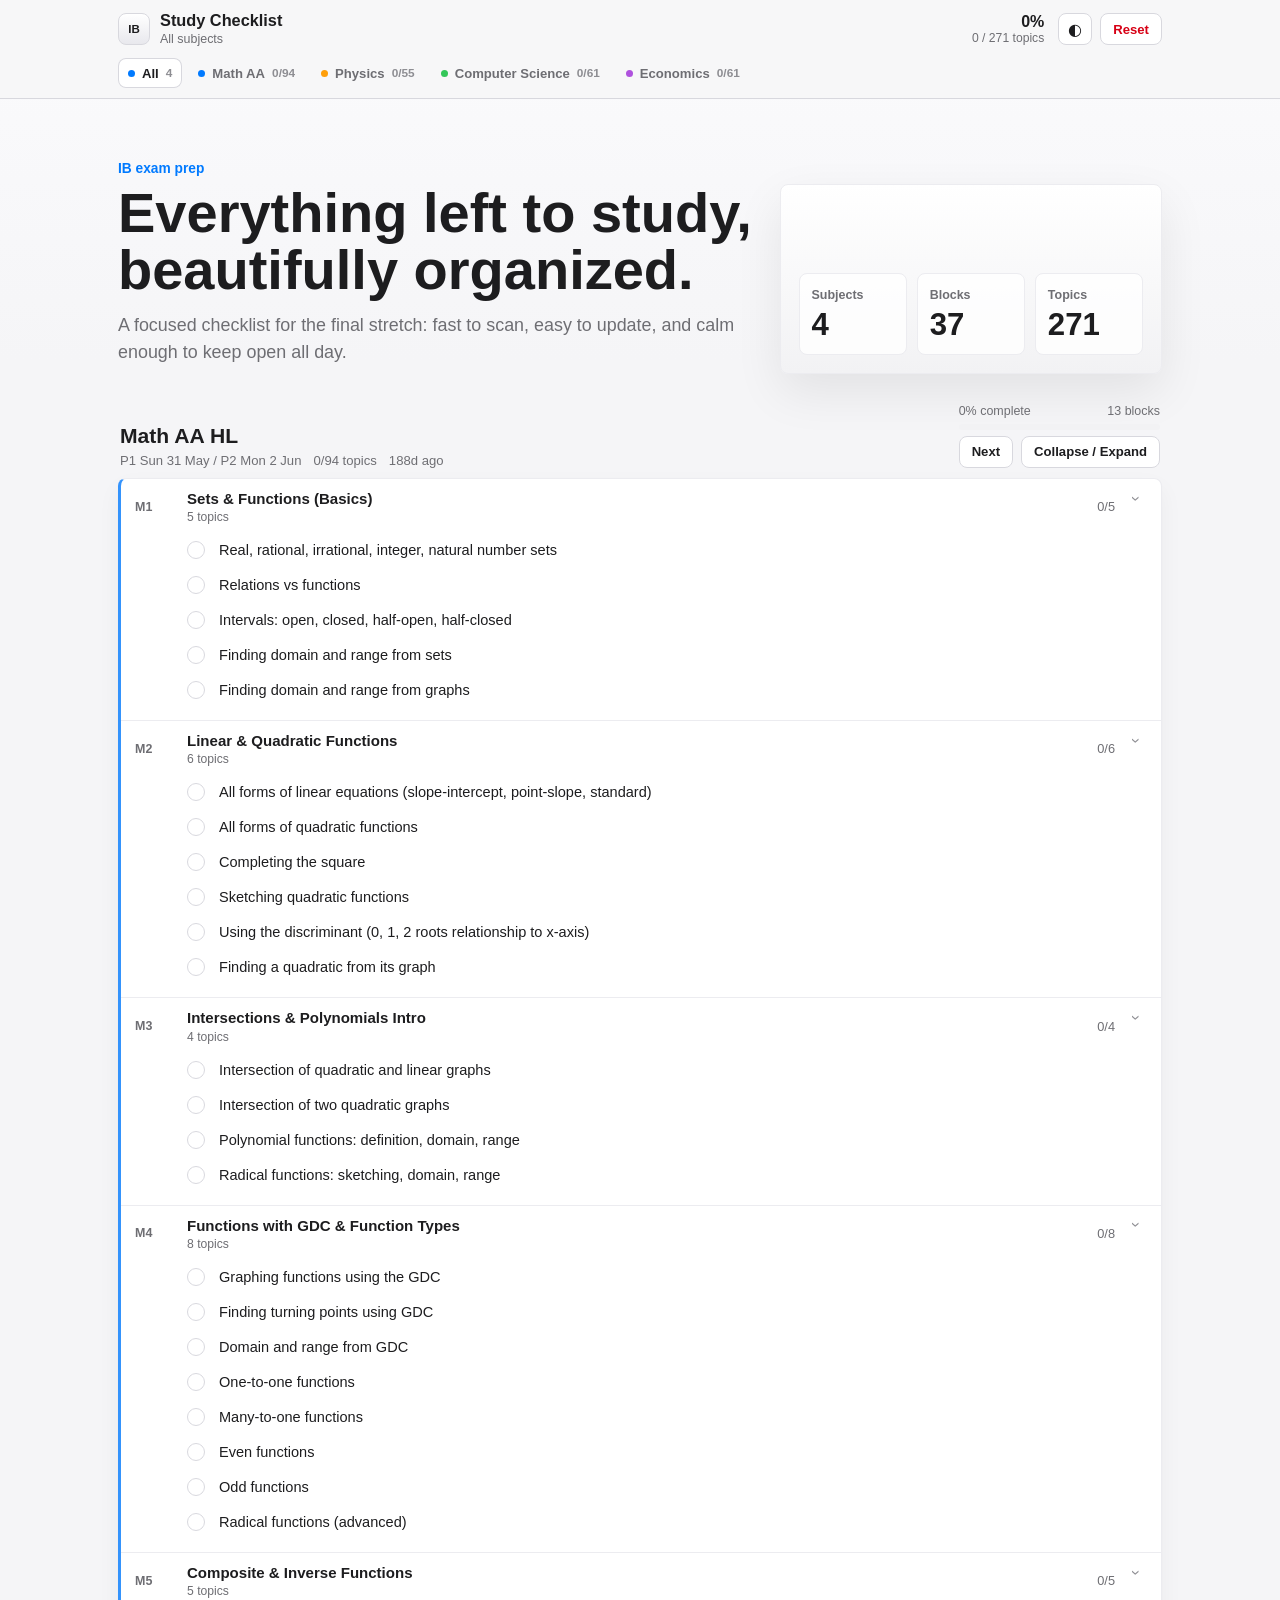
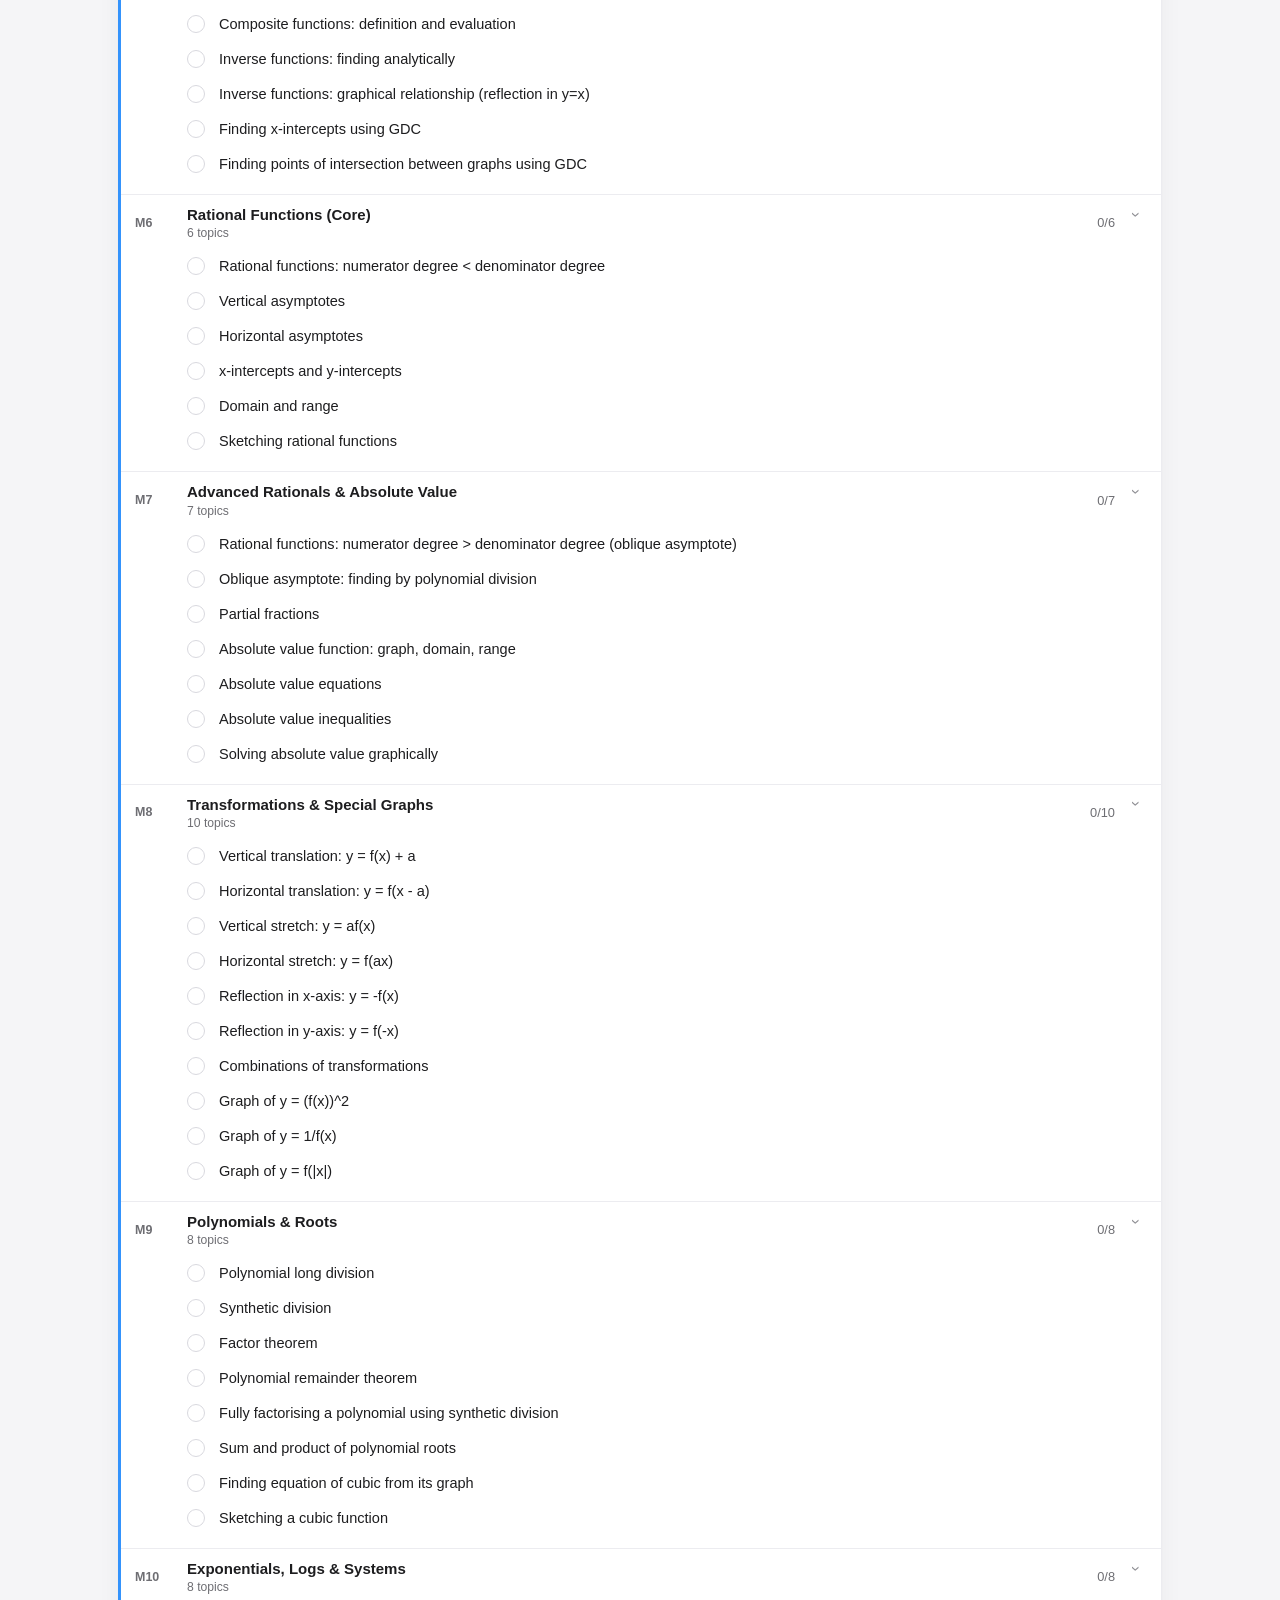
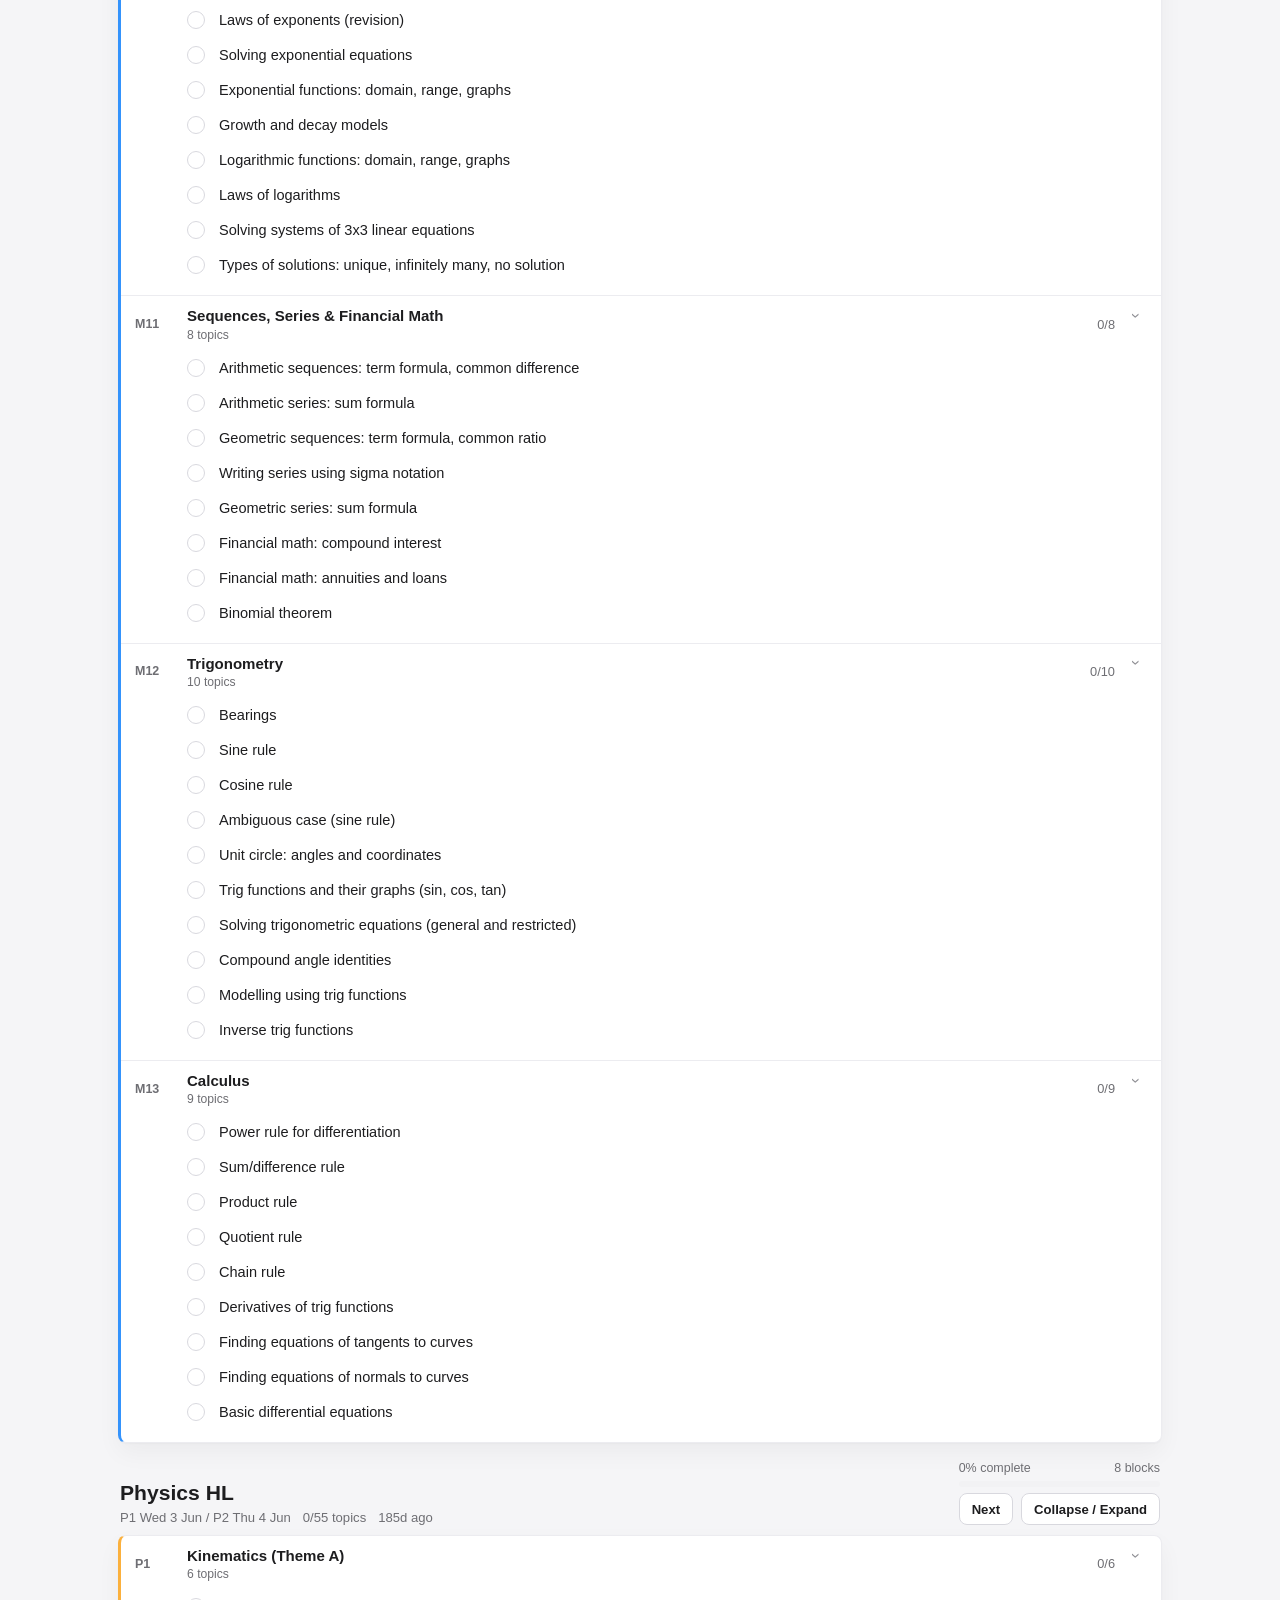
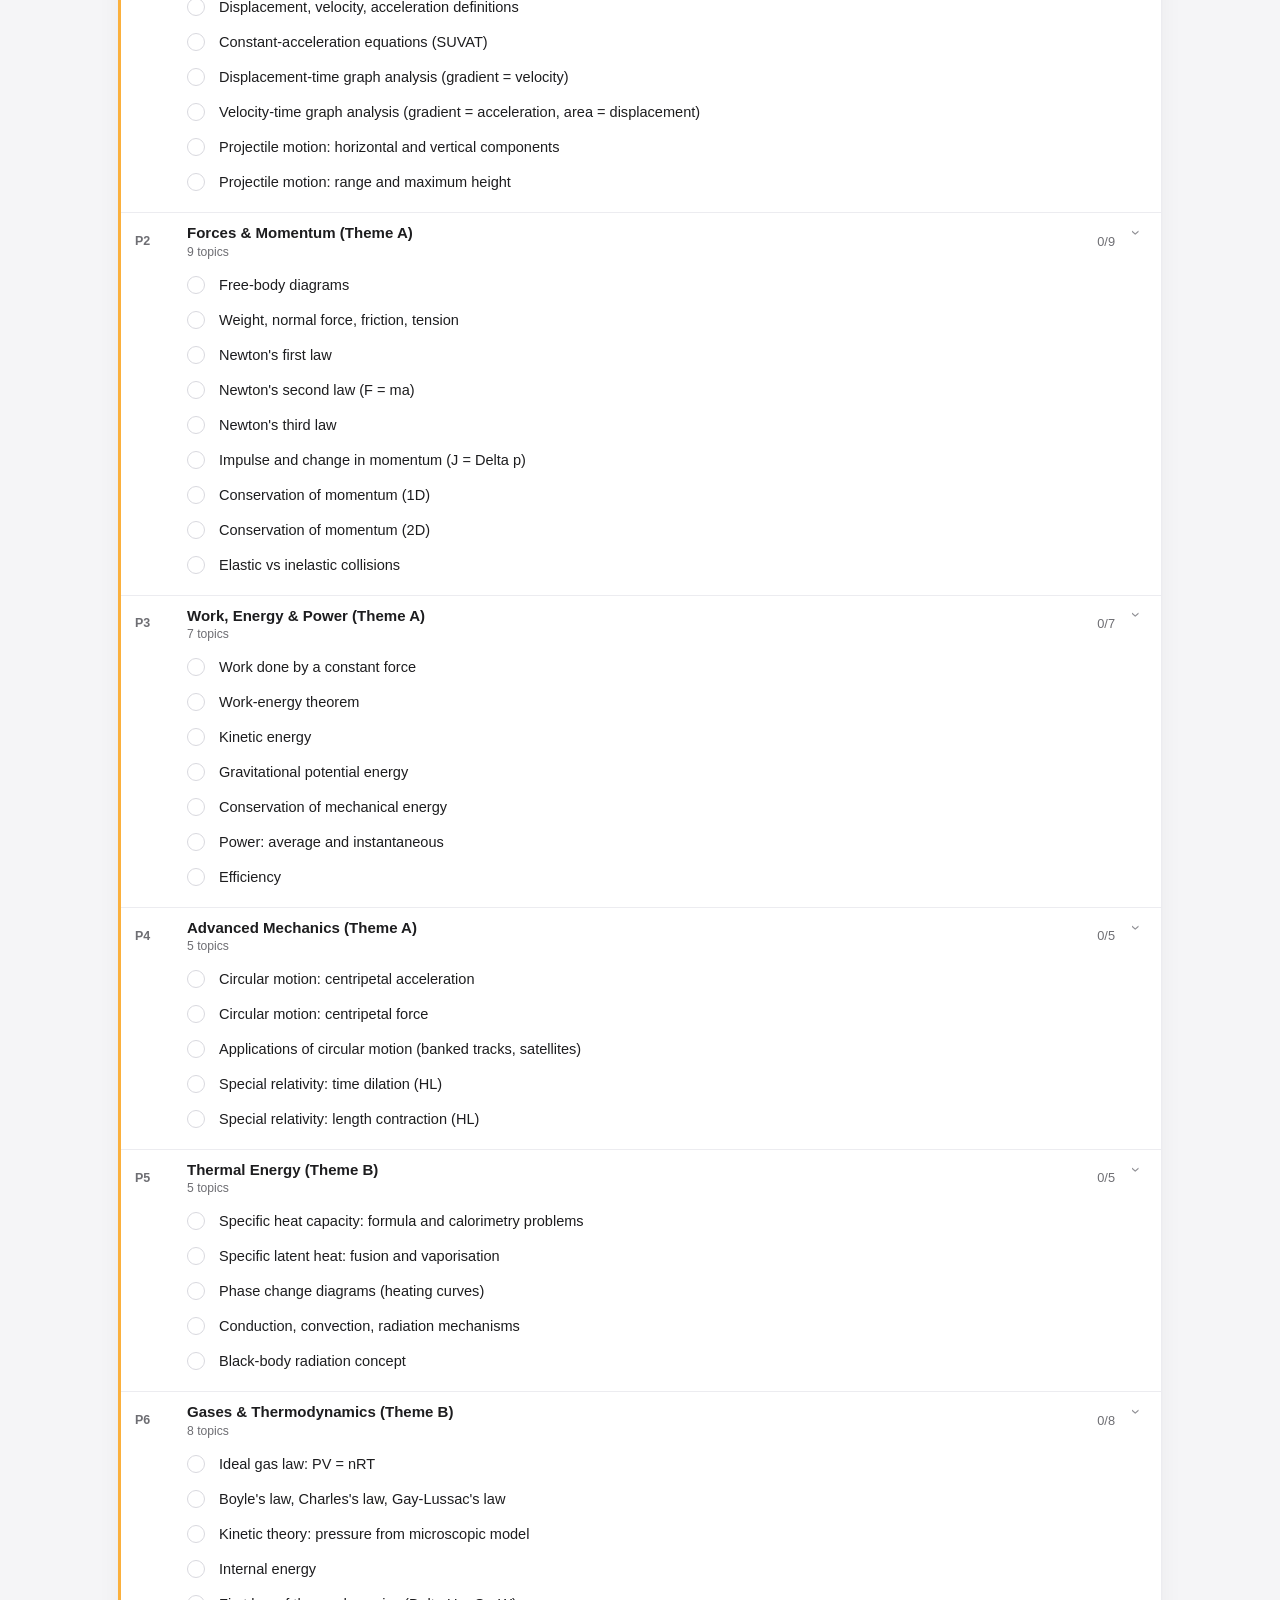
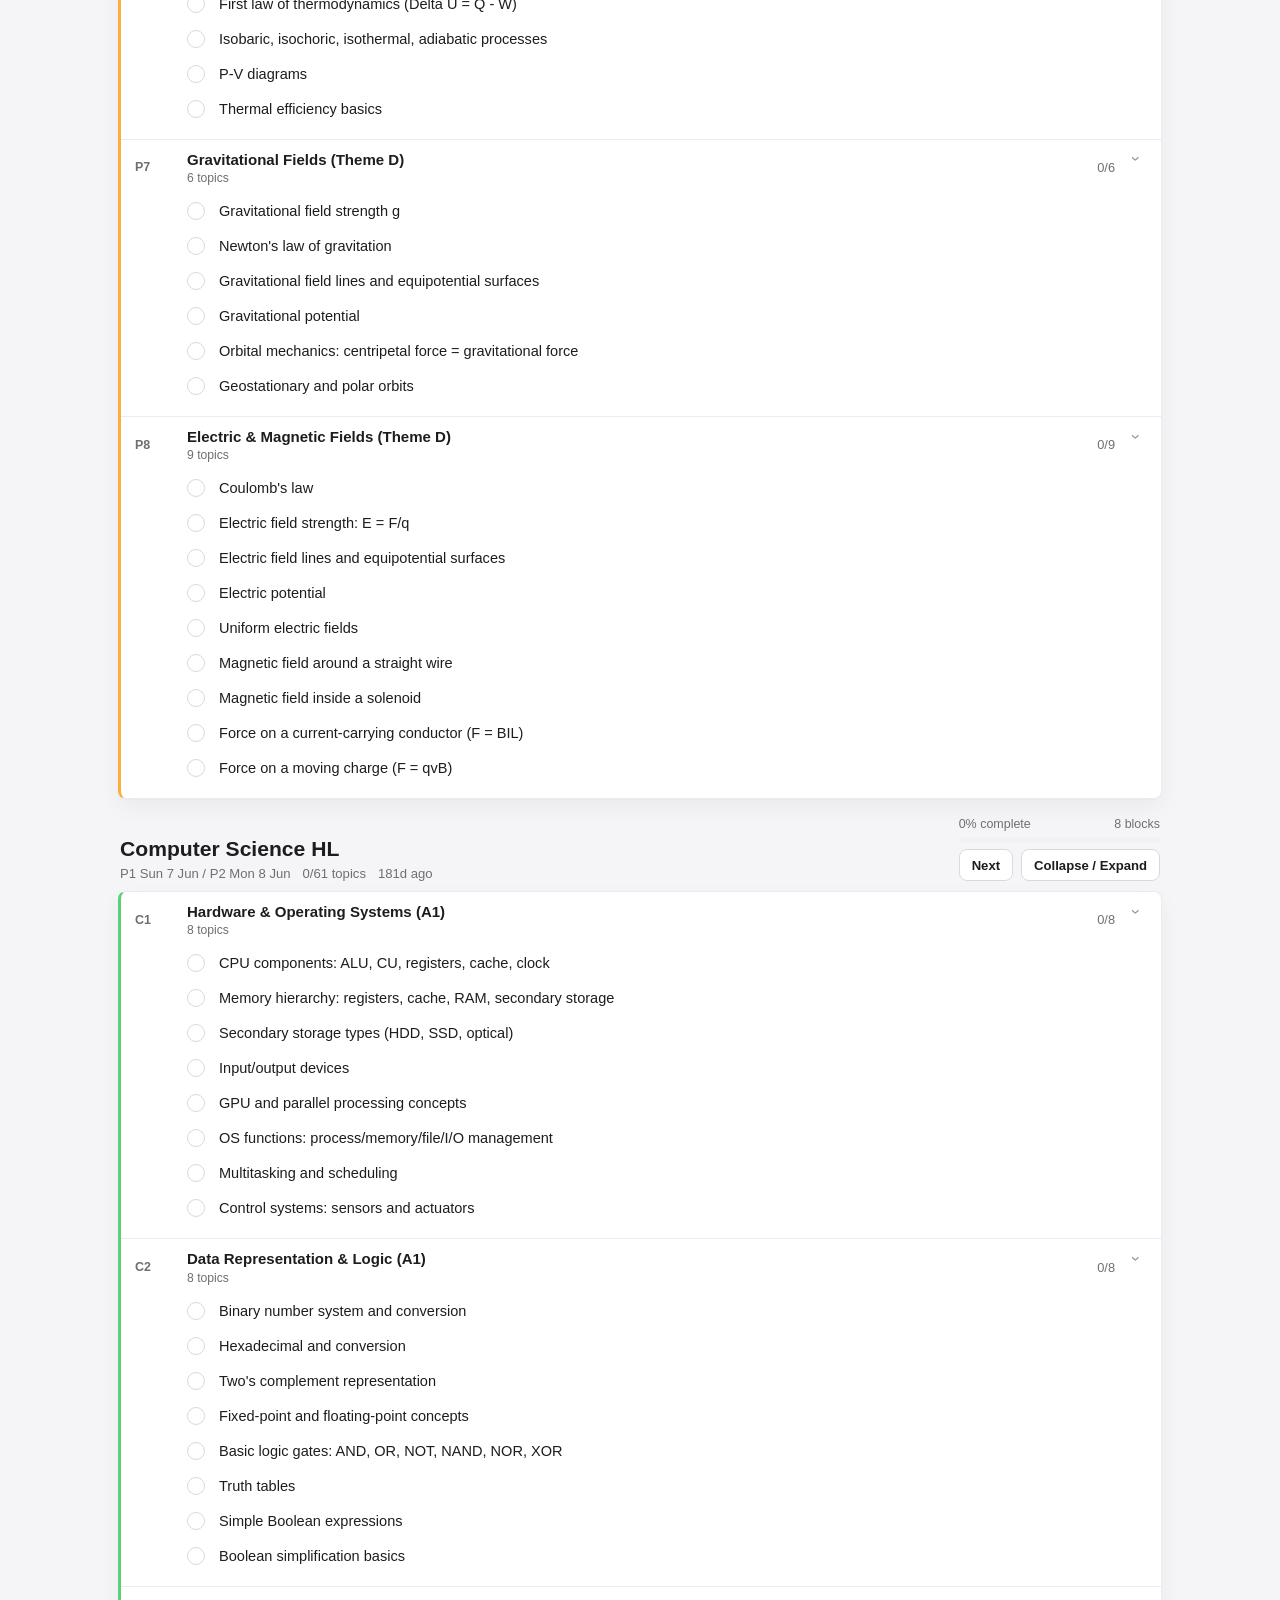
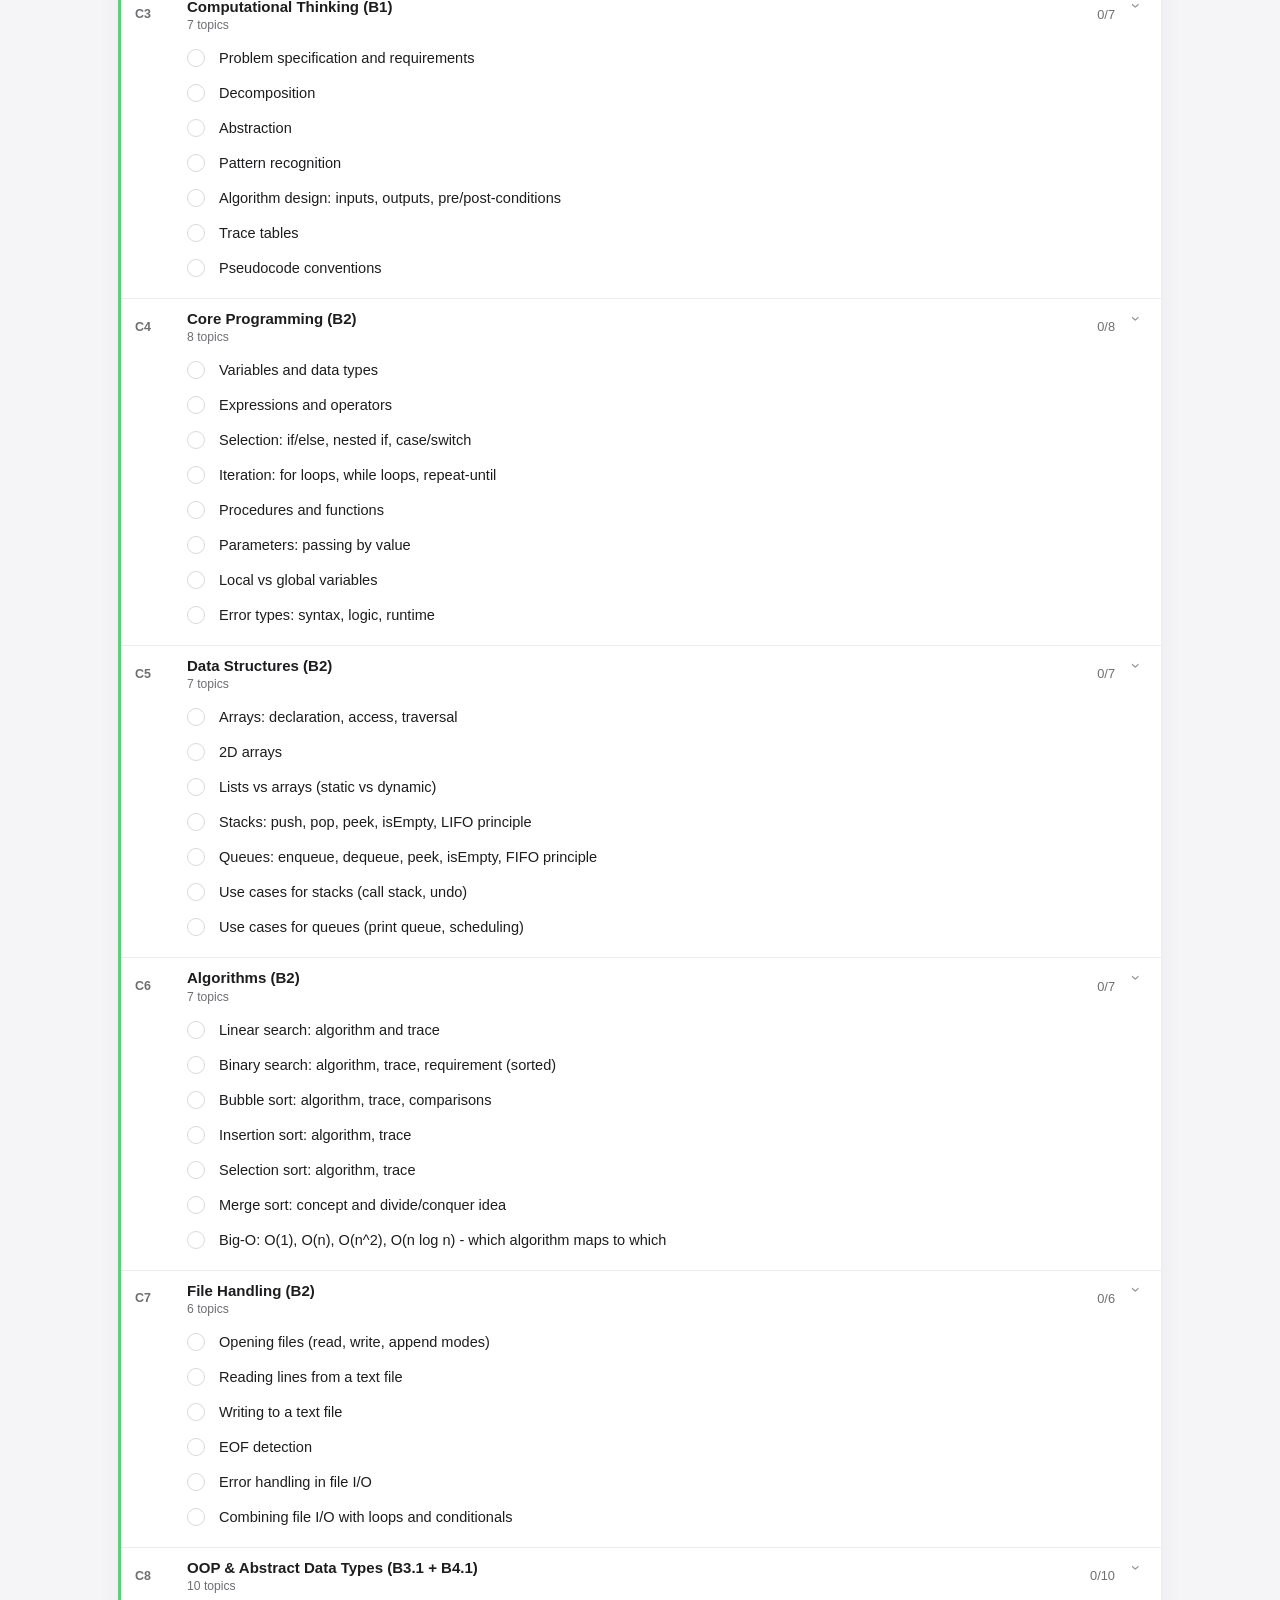
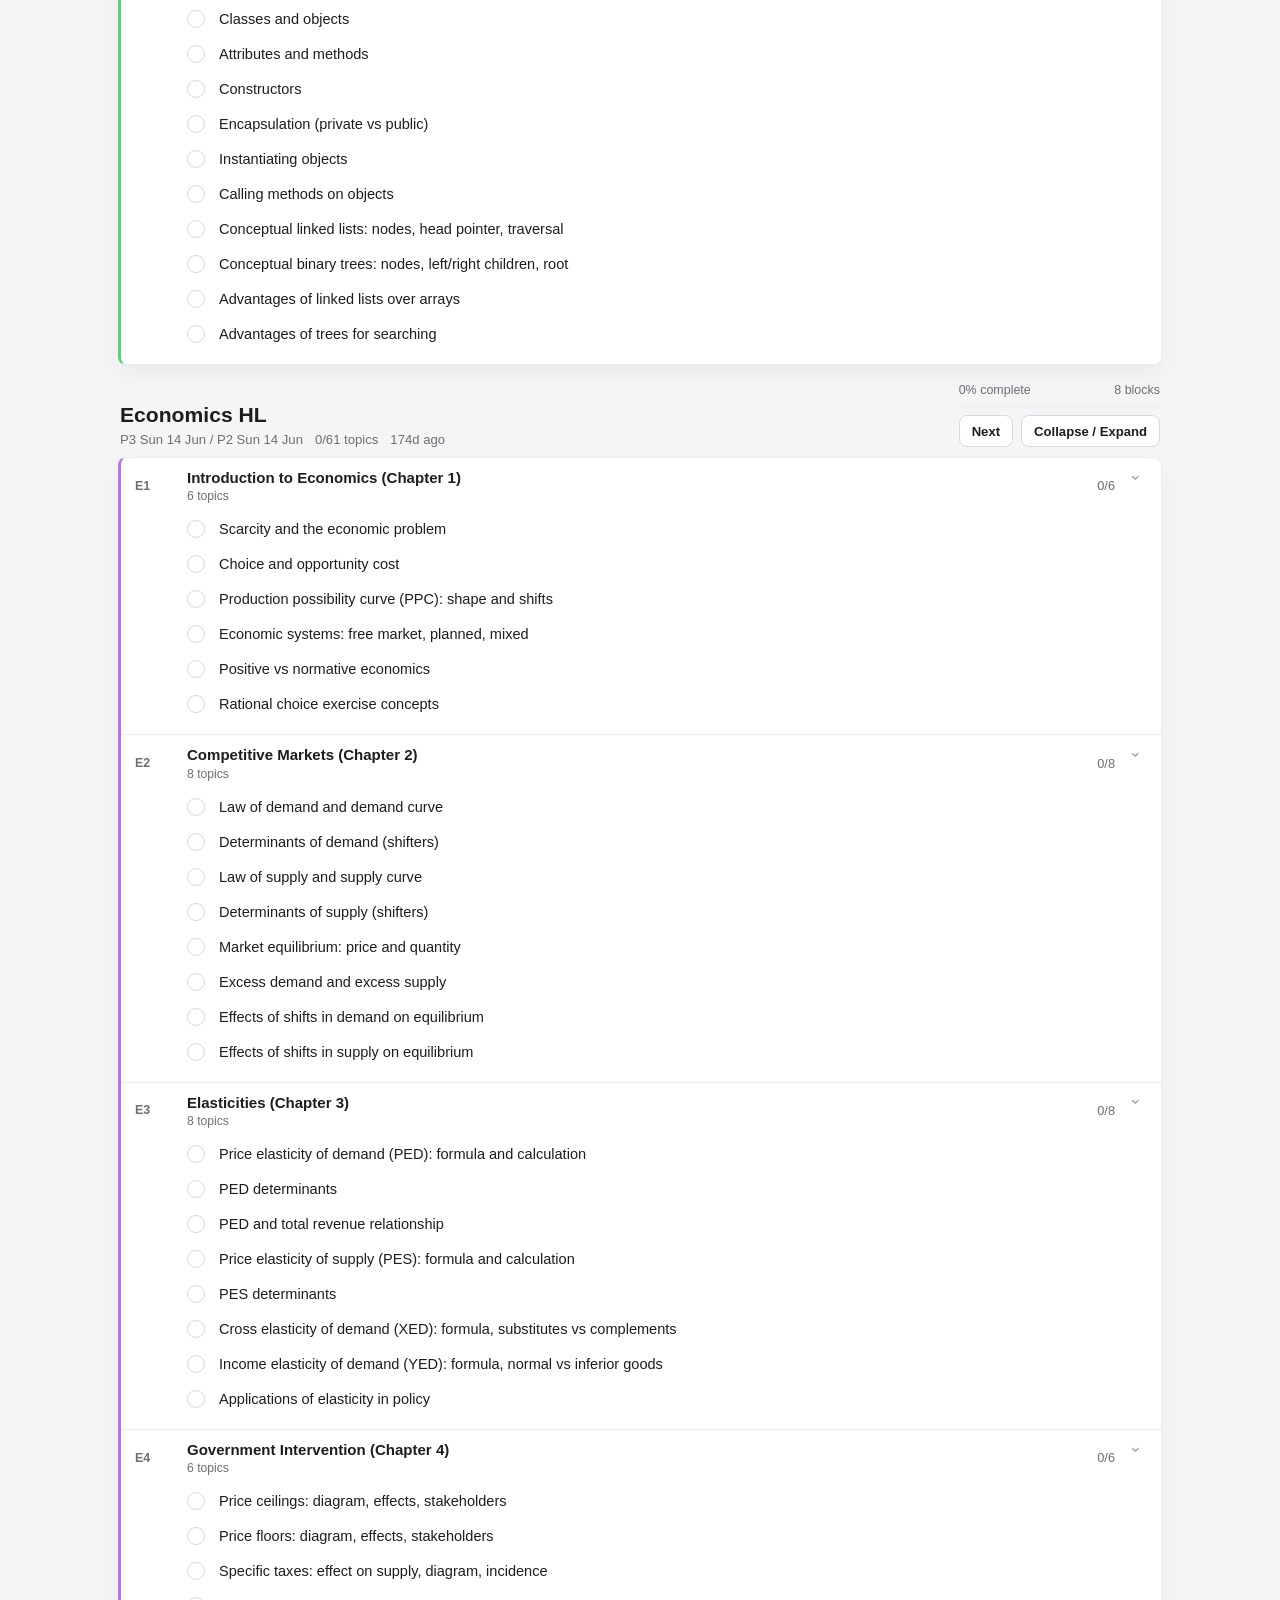
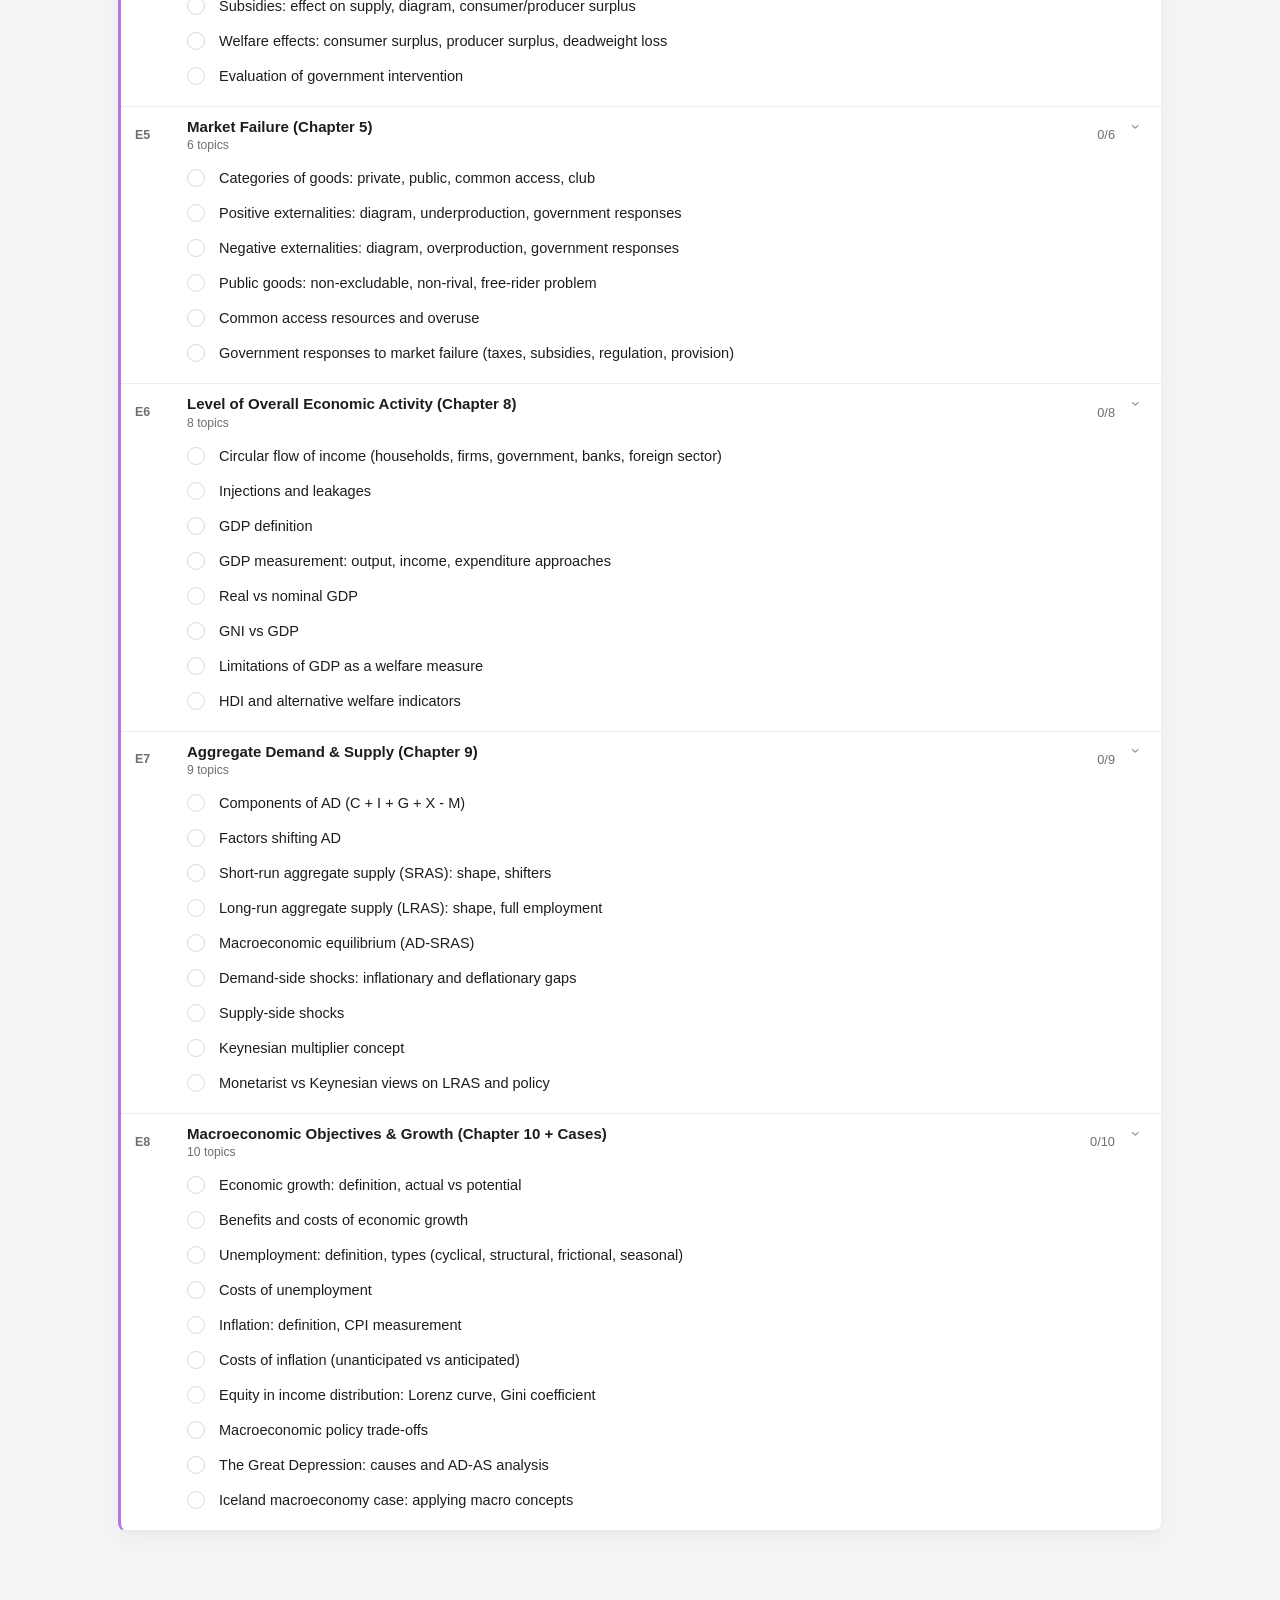
<file: index.html>
﻿<!DOCTYPE html>
<html lang="en">
<head>
  <meta charset="UTF-8" />
  <meta name="viewport" content="width=device-width, initial-scale=1.0" />
  <title>IB Study Checklist</title>
  <link rel="stylesheet" href="styles.css" />
</head>
<body>
  <header class="topbar">
    <div class="topbar-main">
      <div class="brand">
        <span class="app-icon" aria-hidden="true">IB</span>
        <div>
          <h1>Study Checklist</h1>
          <p id="activeLabel">All subjects</p>
        </div>
      </div>
      <div class="progress-summary" aria-live="polite">
        <strong id="overallPercent">0%</strong>
        <span id="overallText">0 / 0 topics</span>
      </div>
      <div class="toolbar-actions">
        <button class="icon-button" id="themeToggle" type="button" aria-label="Toggle theme" title="Toggle theme">
          <span id="themeIcon" aria-hidden="true">◐</span>
        </button>
        <button class="text-button danger" id="resetAllBtn" type="button">Reset</button>
      </div>
    </div>
    <nav class="subject-tabs" id="filterChips" aria-label="Subject filters"></nav>
    <div class="topbar-progress" aria-hidden="true"><span id="overallBar"></span></div>
  </header>
  <main class="page">
    <section class="showcase" aria-labelledby="showcaseTitle">
      <div class="showcase-copy">
        <p class="showcase-kicker">IB exam prep</p>
        <h2 id="showcaseTitle">Everything left to study, beautifully organized.</h2>
        <p class="showcase-subtitle">A focused checklist for the final stretch: fast to scan, easy to update, and calm enough to keep open all day.</p>
      </div>
      <div class="showcase-panel" aria-label="Checklist summary">
        <div class="showcase-metric">
          <span>Subjects</span>
          <strong id="heroSubjectCount">4</strong>
        </div>
        <div class="showcase-metric">
          <span>Blocks</span>
          <strong id="heroBlockCount">39</strong>
        </div>
        <div class="showcase-metric">
          <span>Topics</span>
          <strong id="heroTopicCount">281</strong>
        </div>
      </div>
    </section>
    <section class="content" id="contentArea" aria-label="Study checklist"></section>
  </main>
  <div class="modal-overlay" id="resetModal" hidden>
    <div class="modal" role="dialog" aria-modal="true" aria-labelledby="resetTitle">
      <h2 id="resetTitle">Reset all progress?</h2>
      <p>This clears every checked topic across all subjects.</p>
      <div class="modal-actions">
        <button class="text-button" id="cancelReset" type="button">Cancel</button>
        <button class="text-button danger filled" id="confirmReset" type="button">Reset</button>
      </div>
    </div>
  </div>
  <script src="app.js?v=f1b3d82"></script>
</body>
</html>
</file>
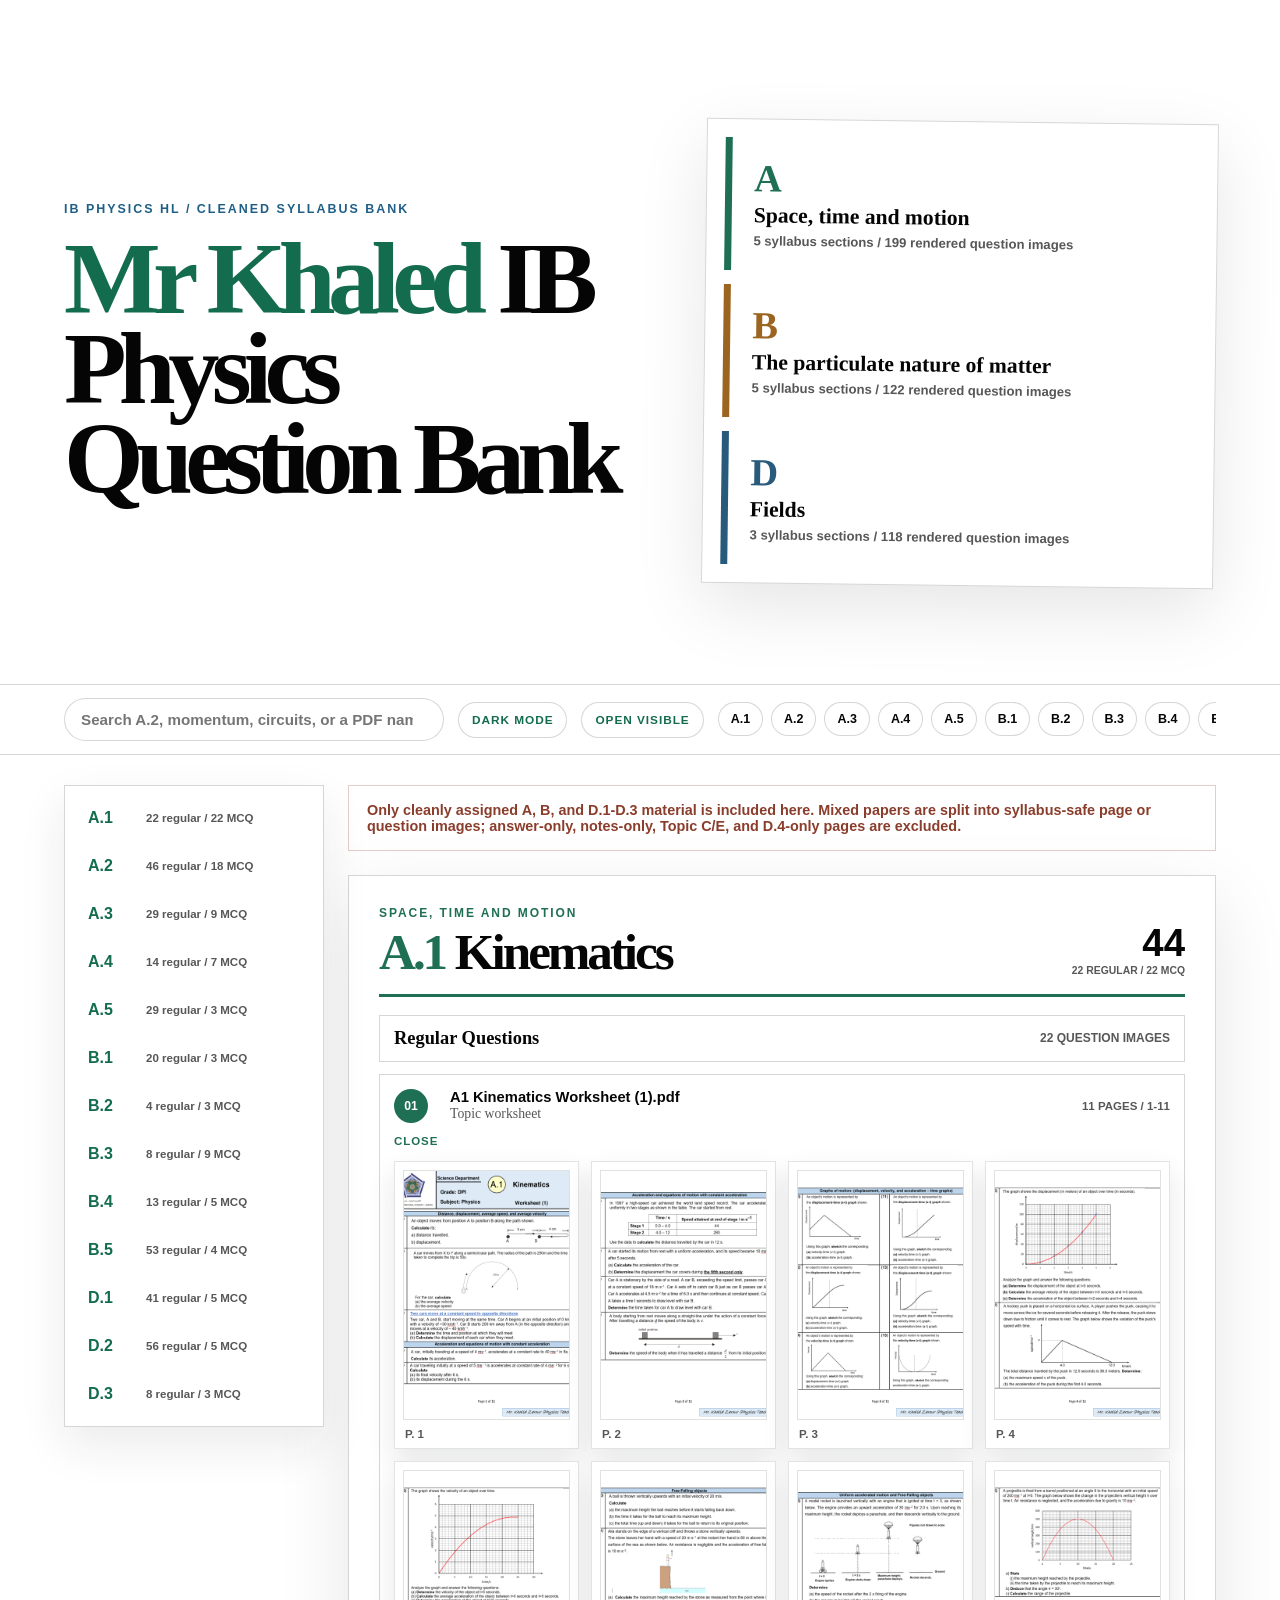
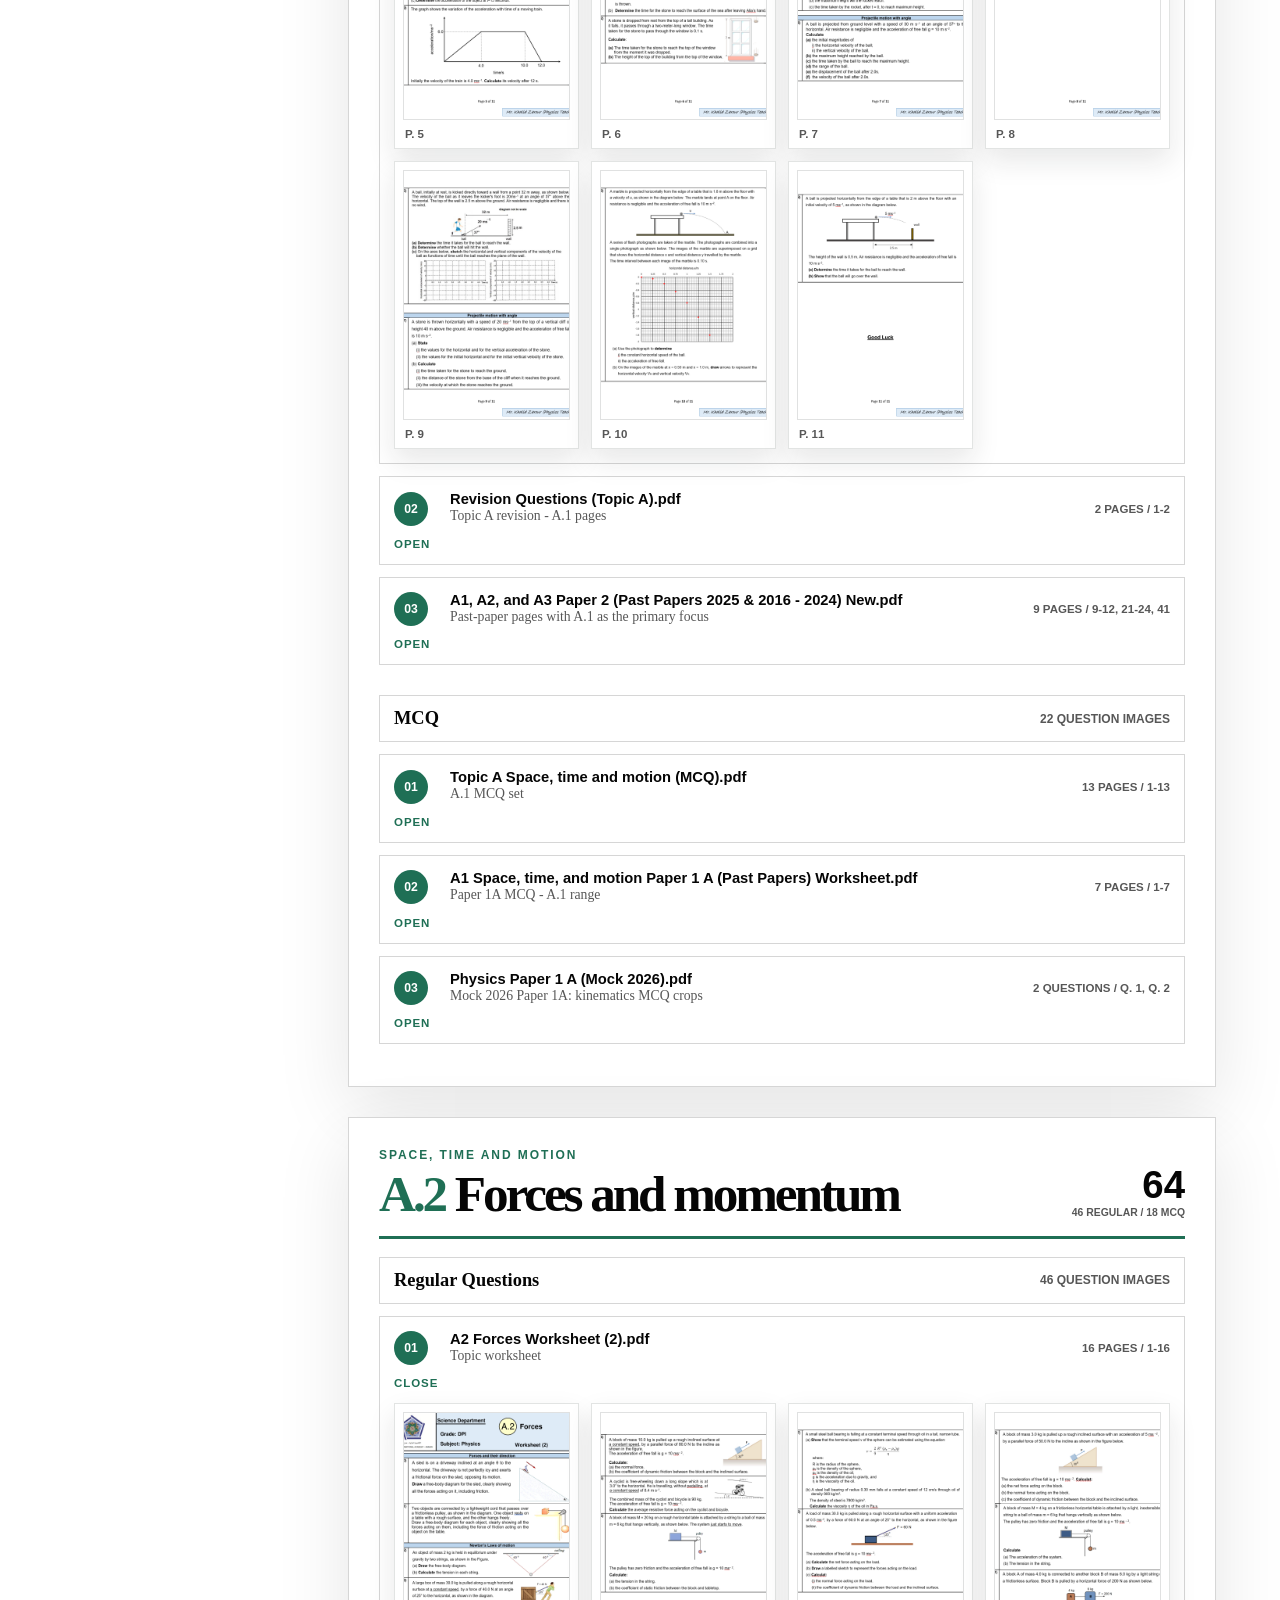
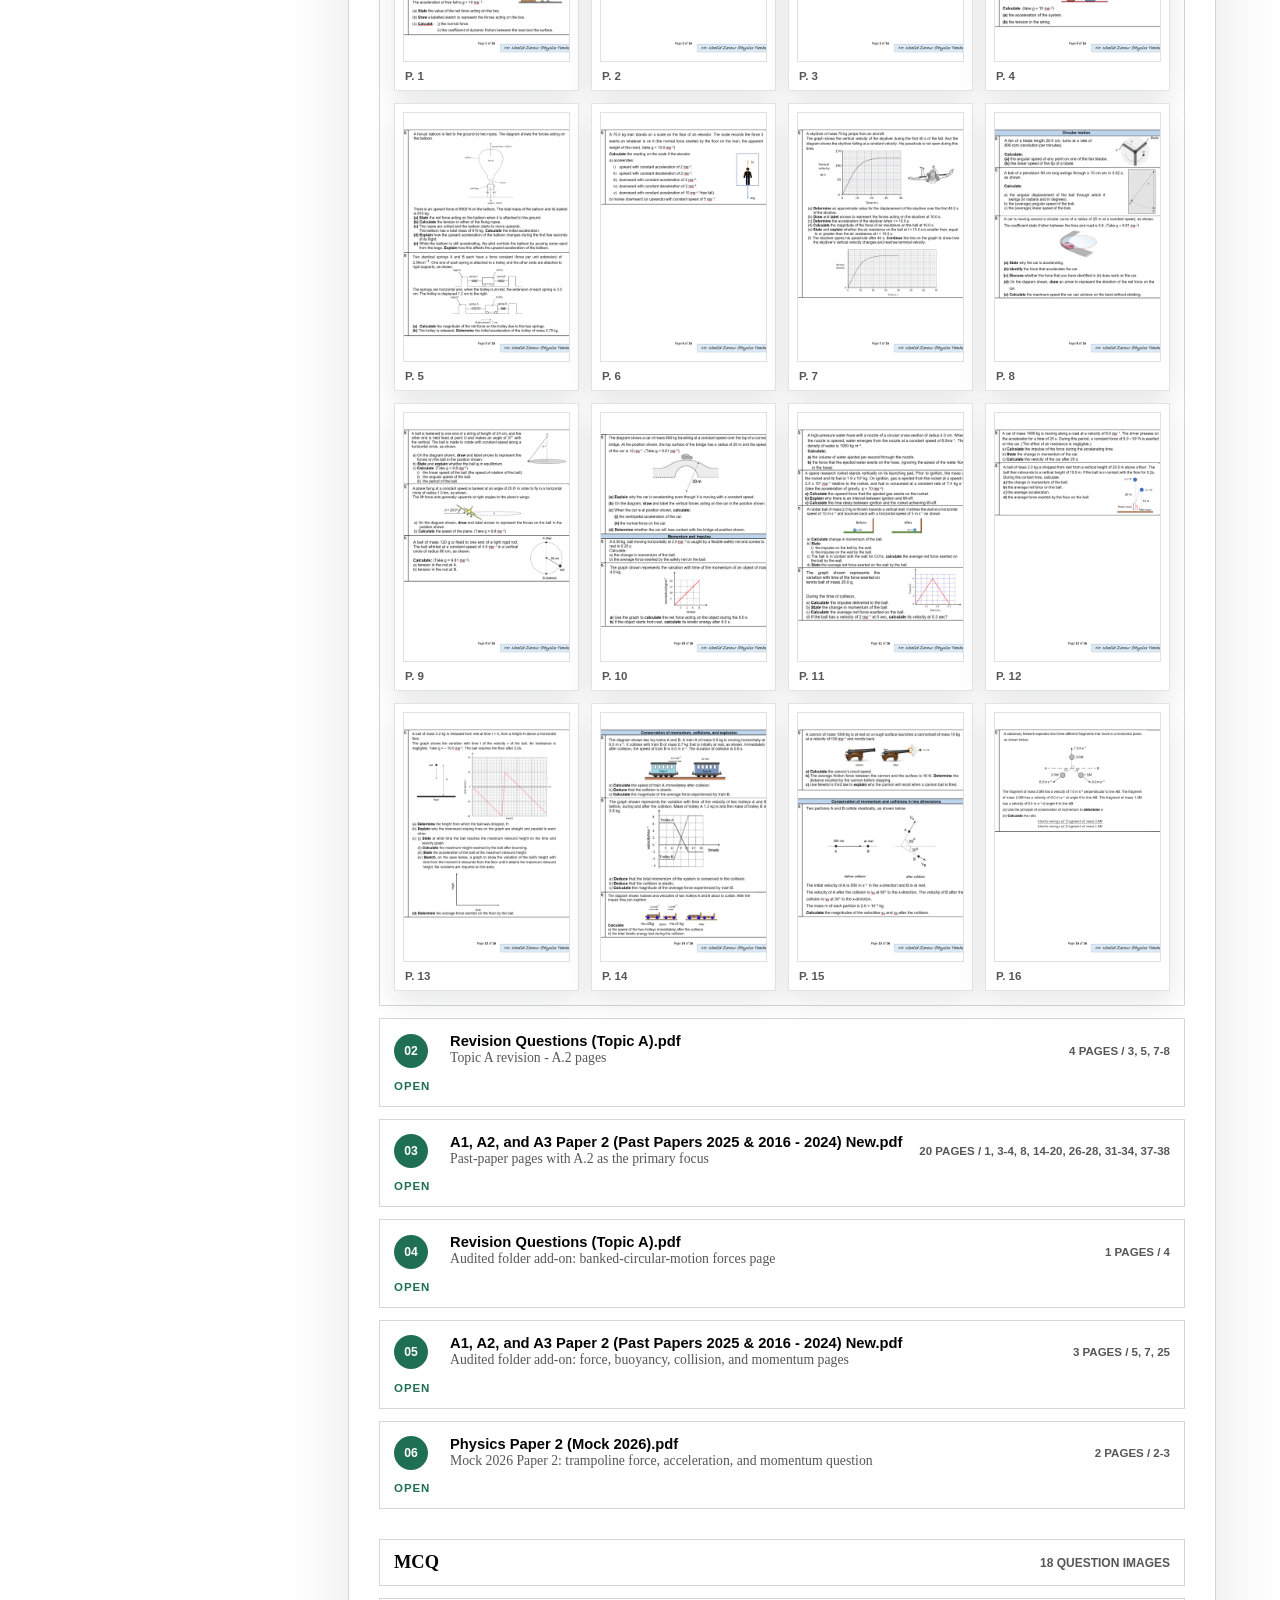
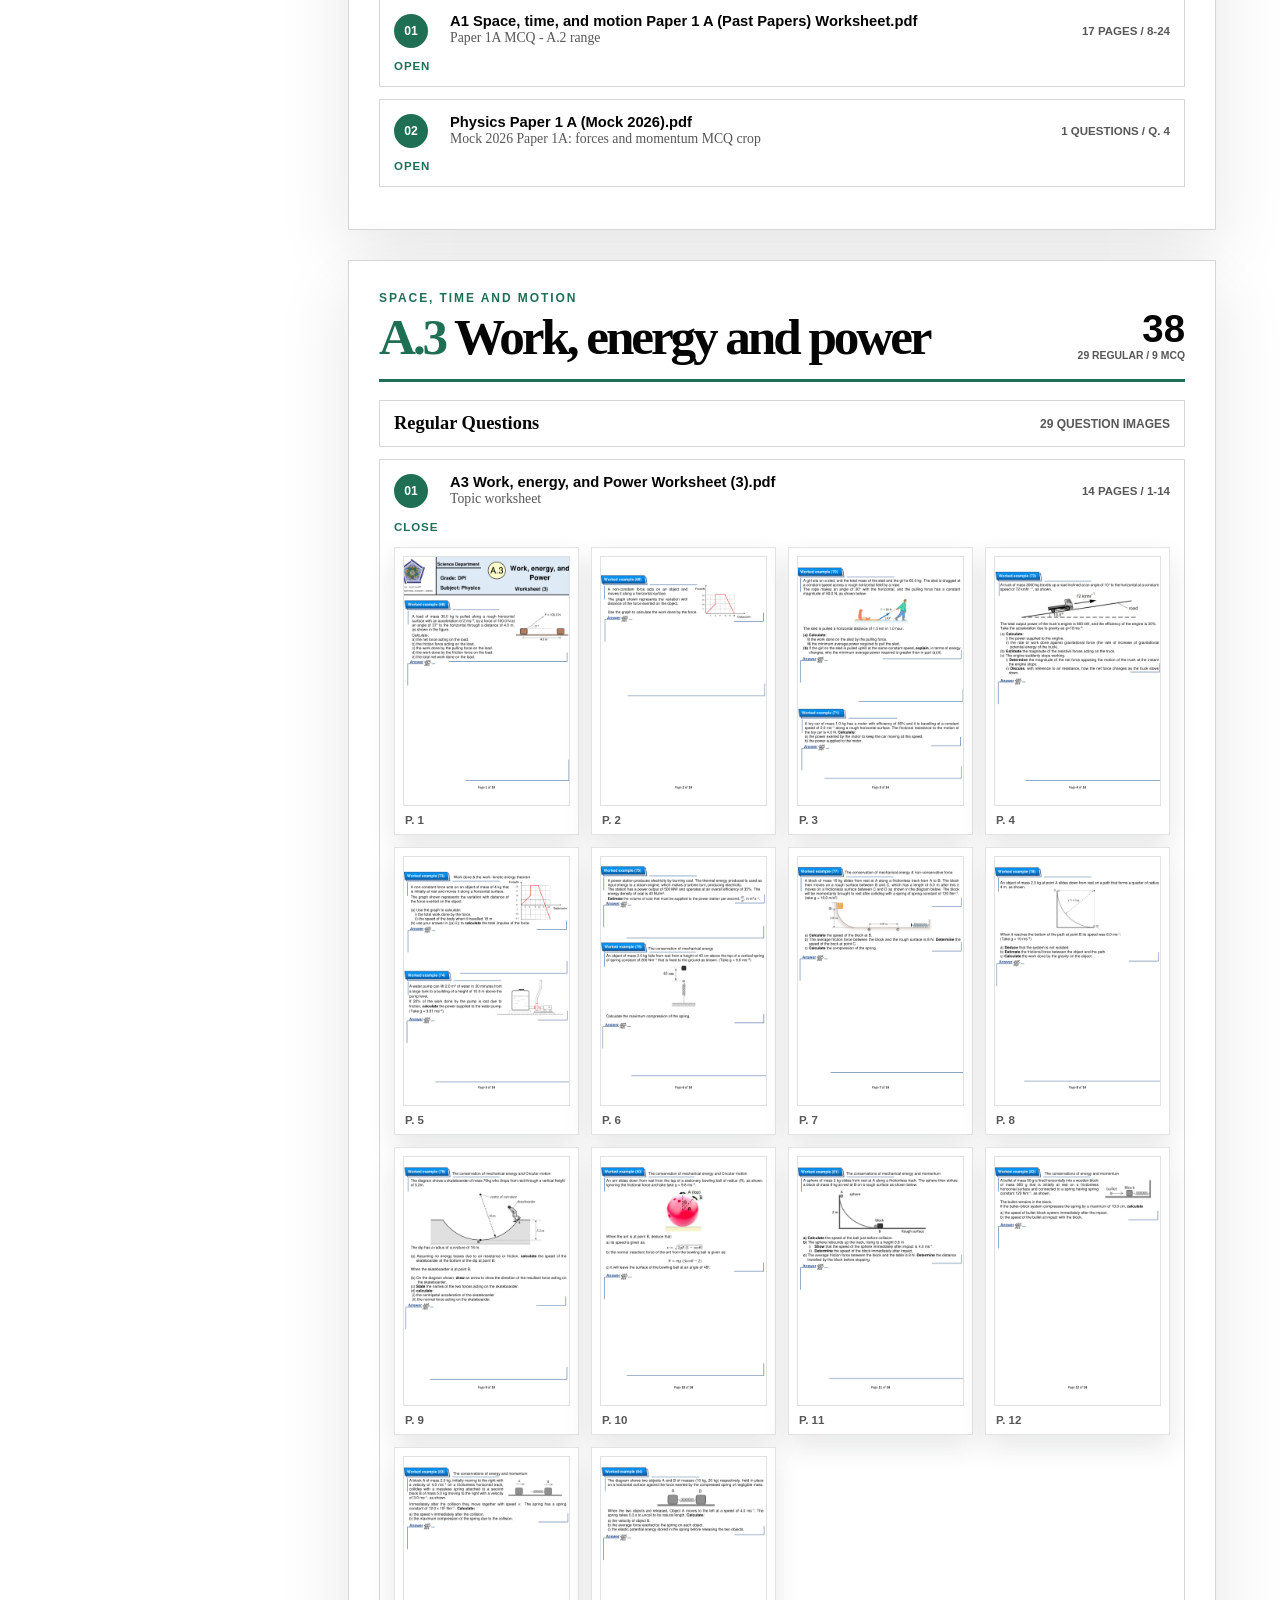
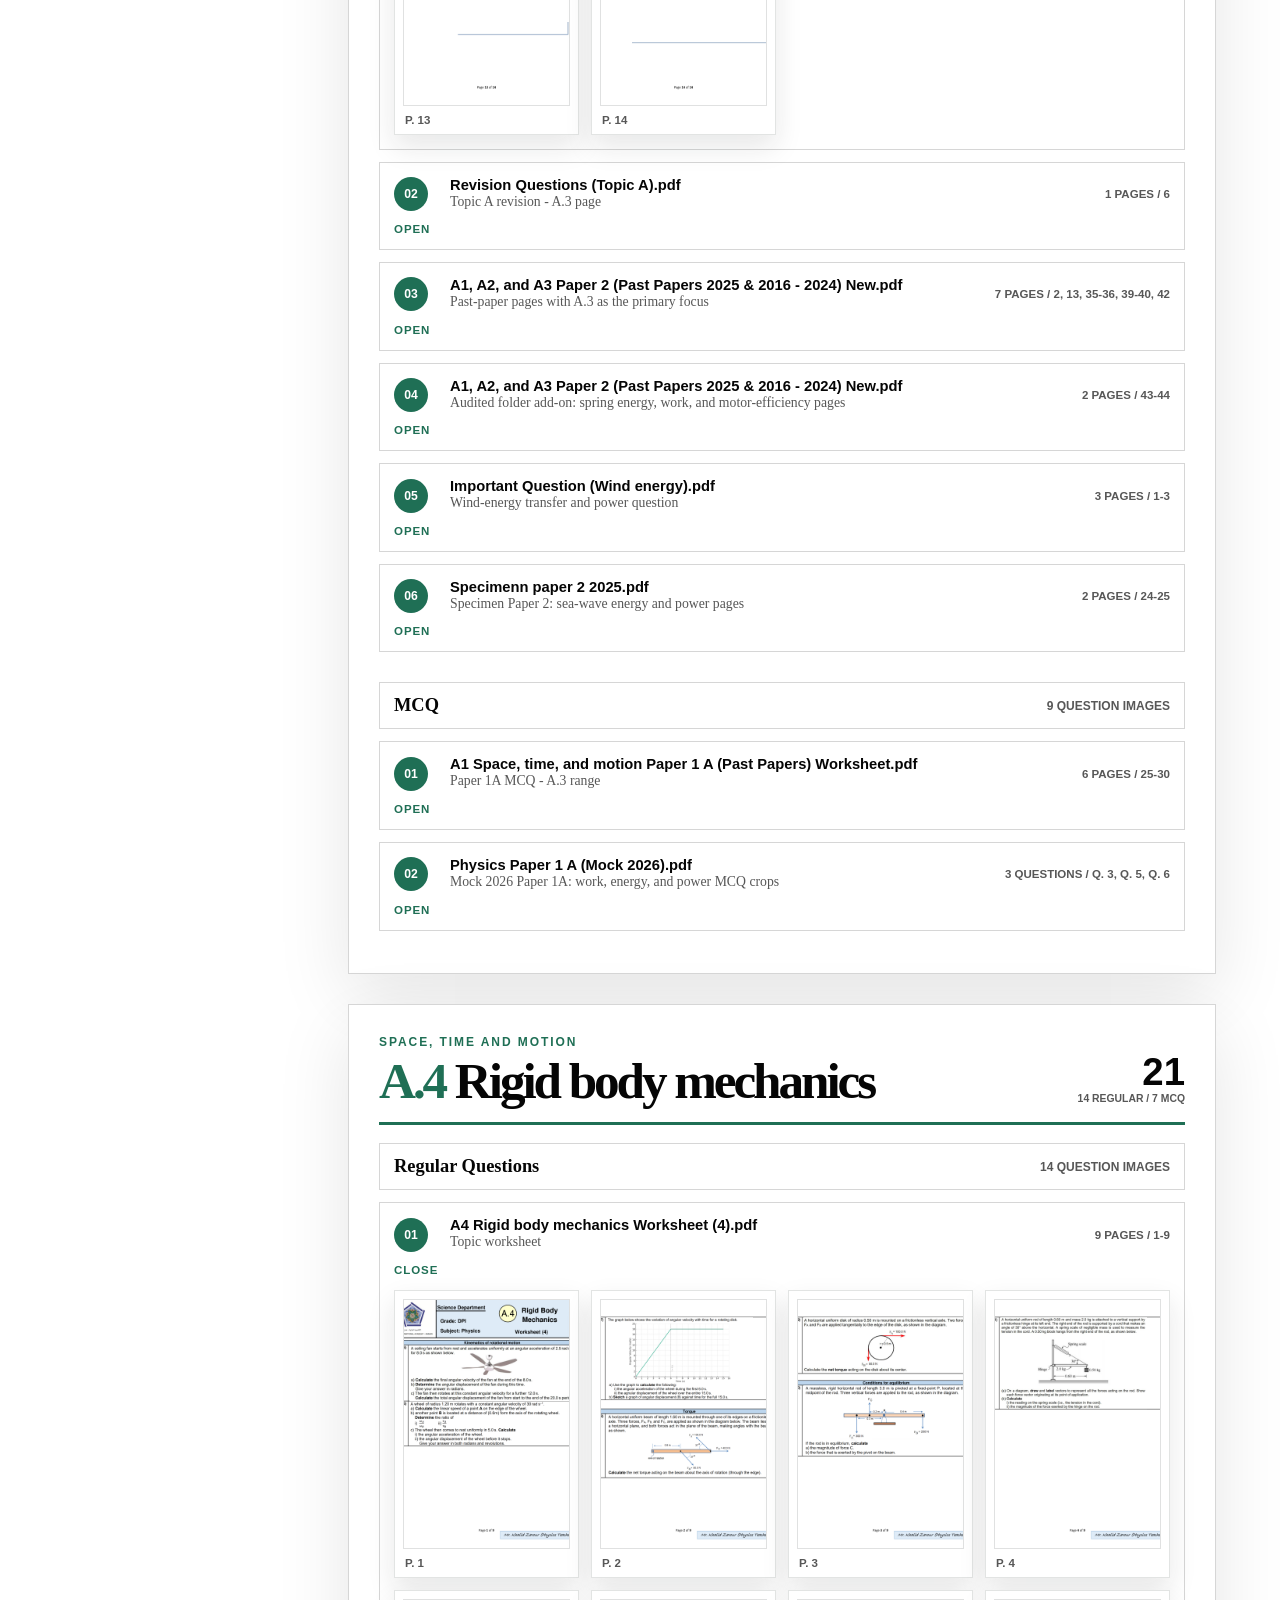
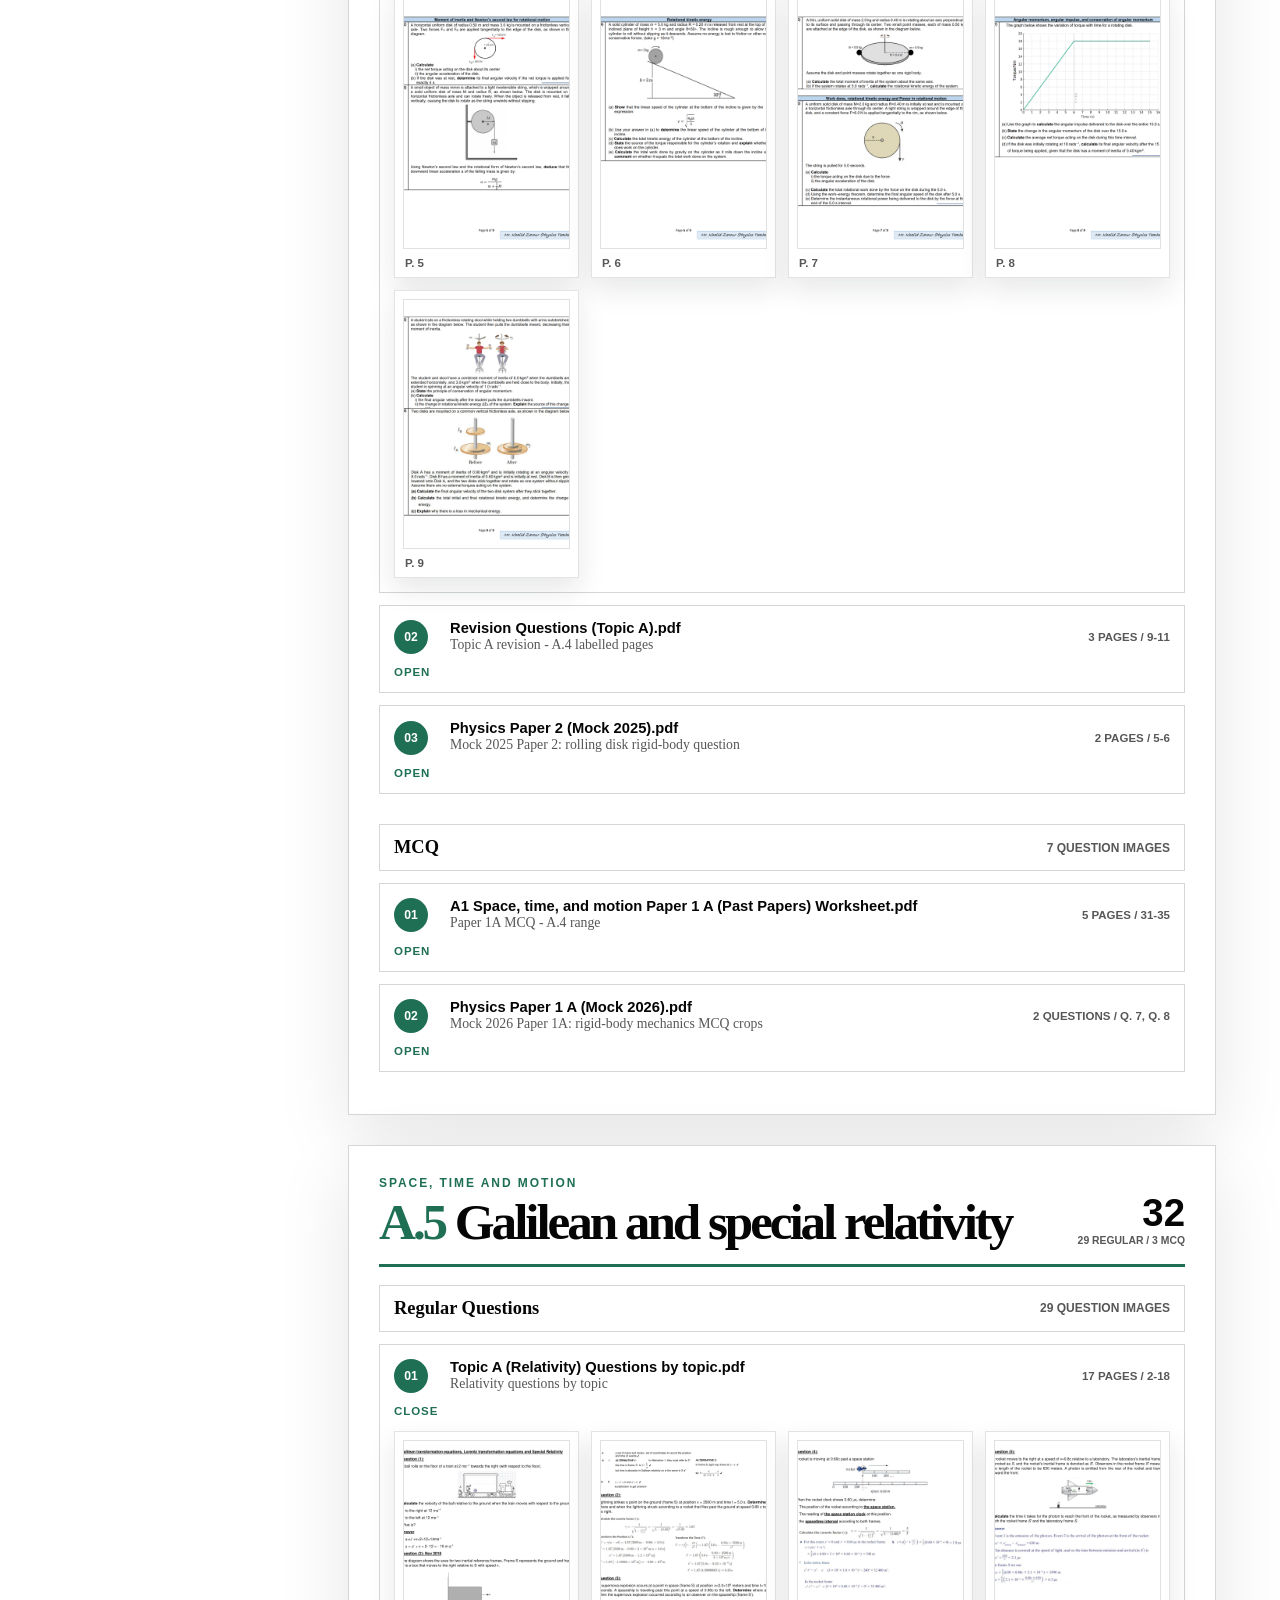
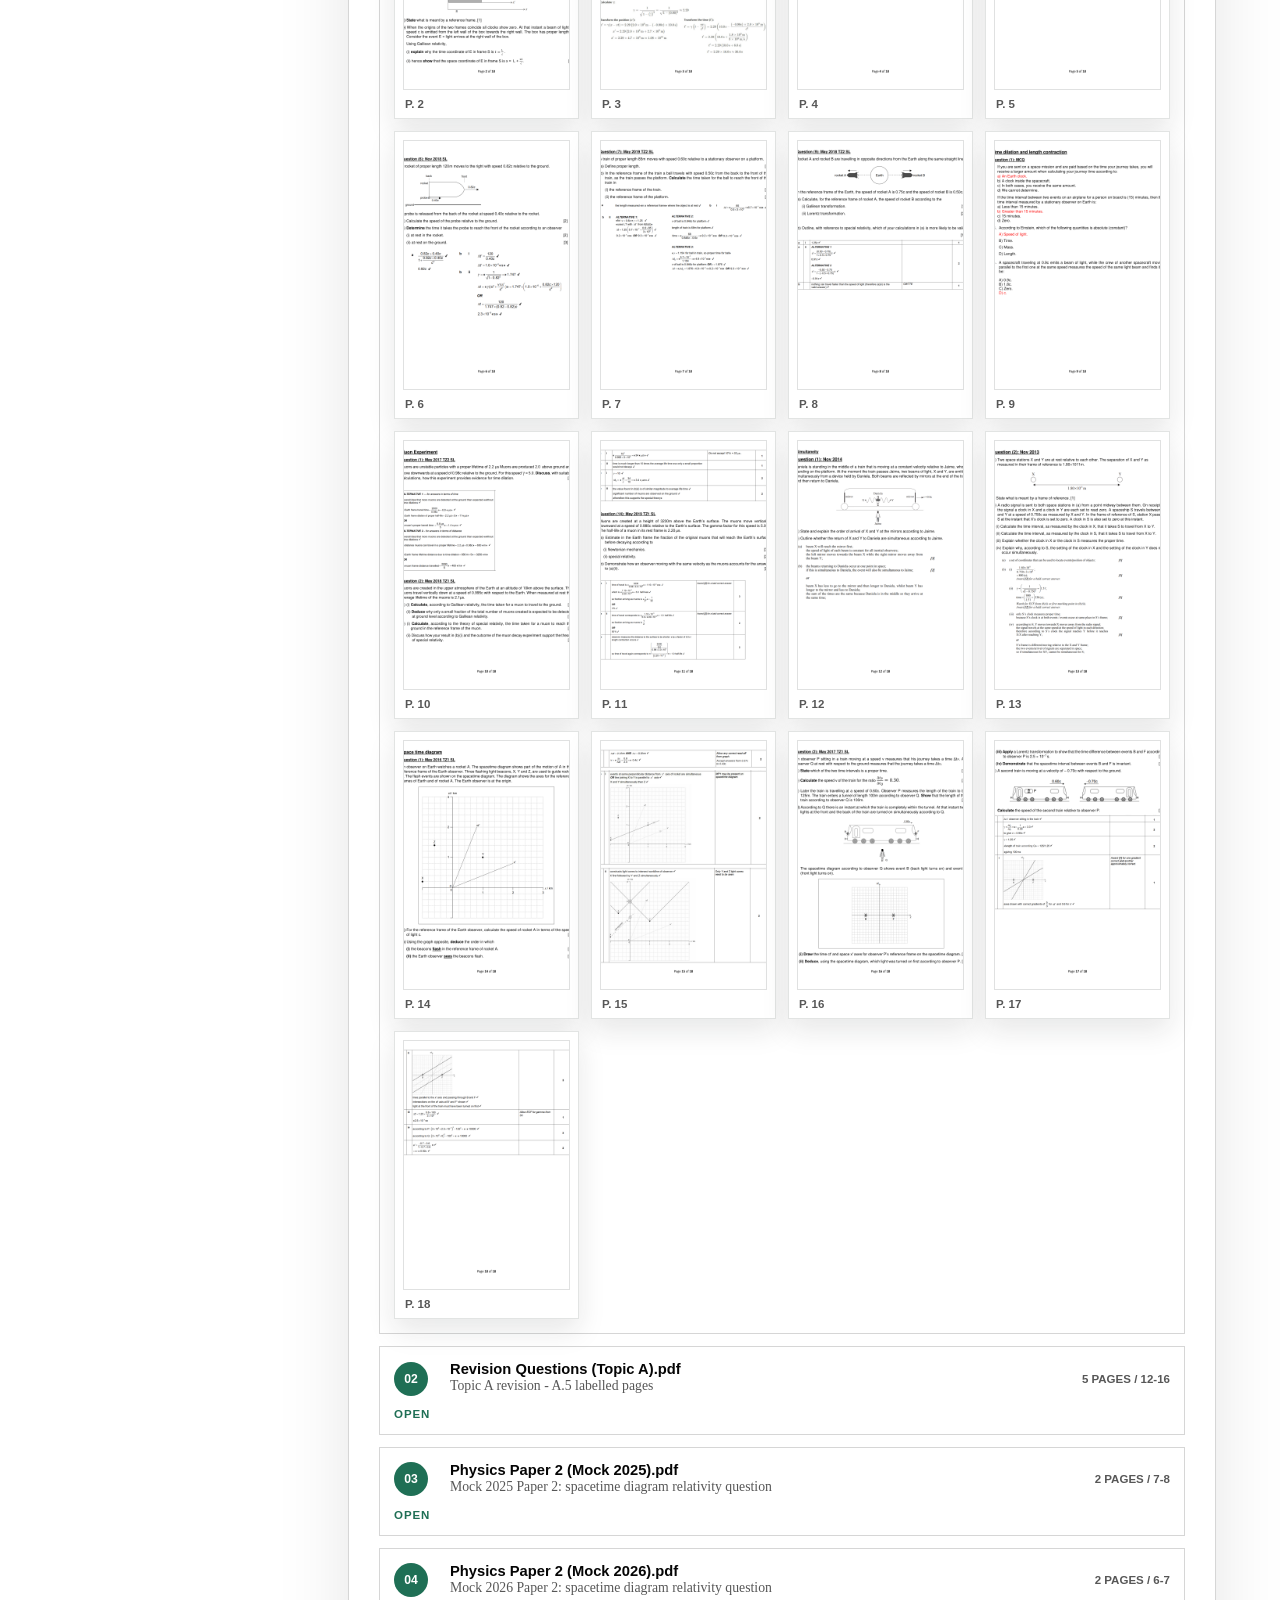
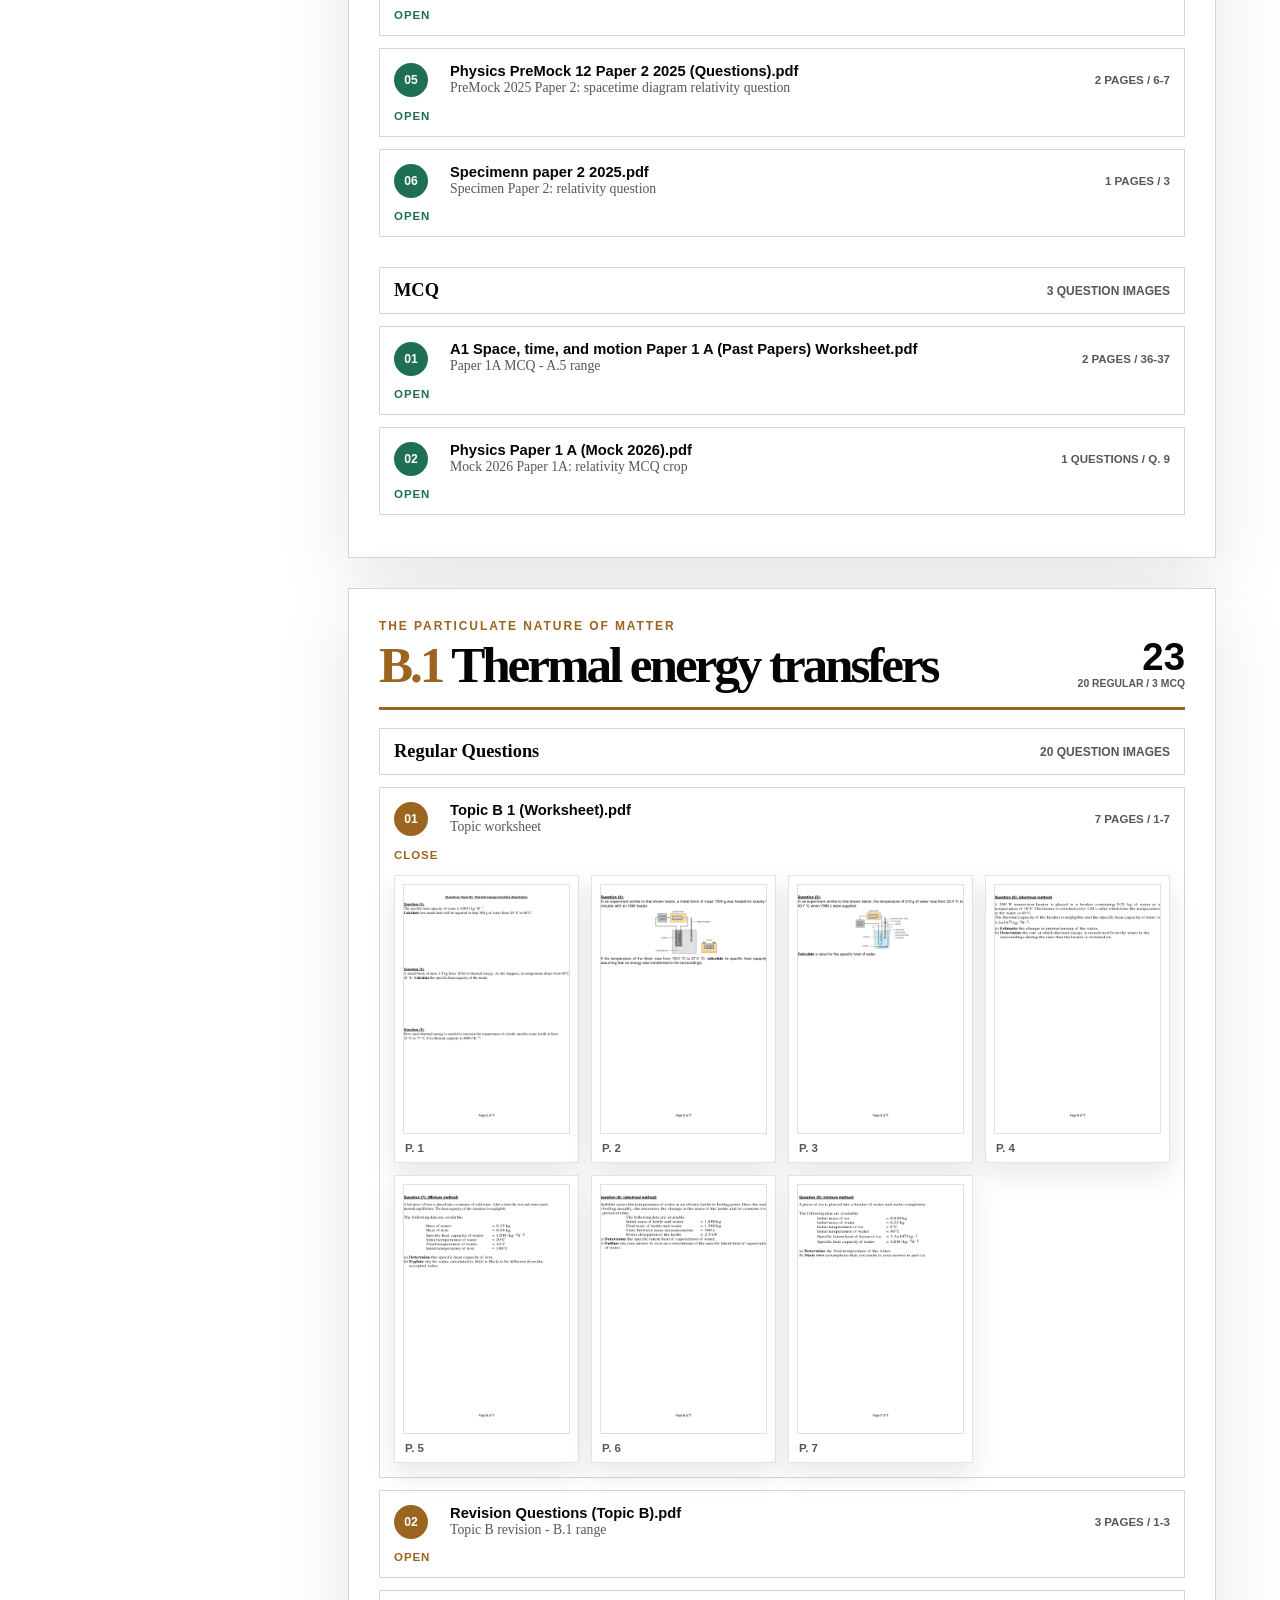
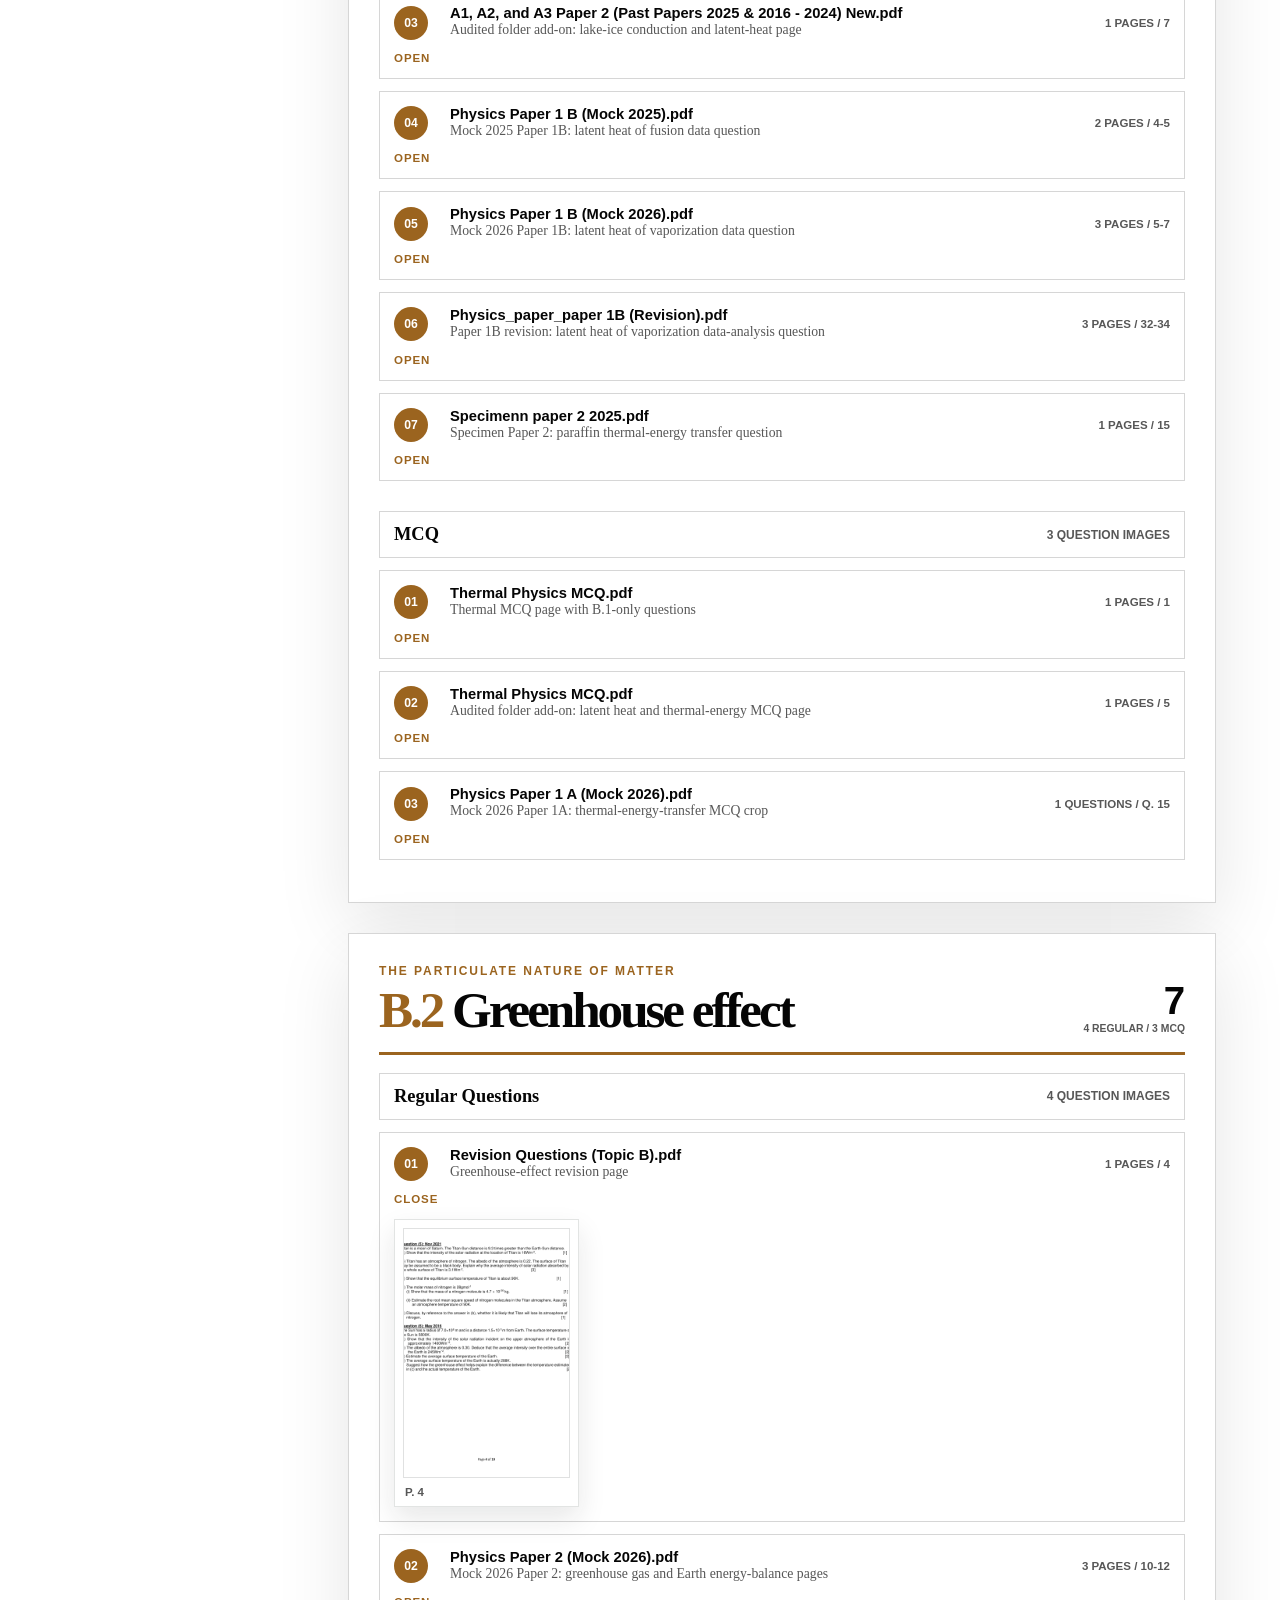
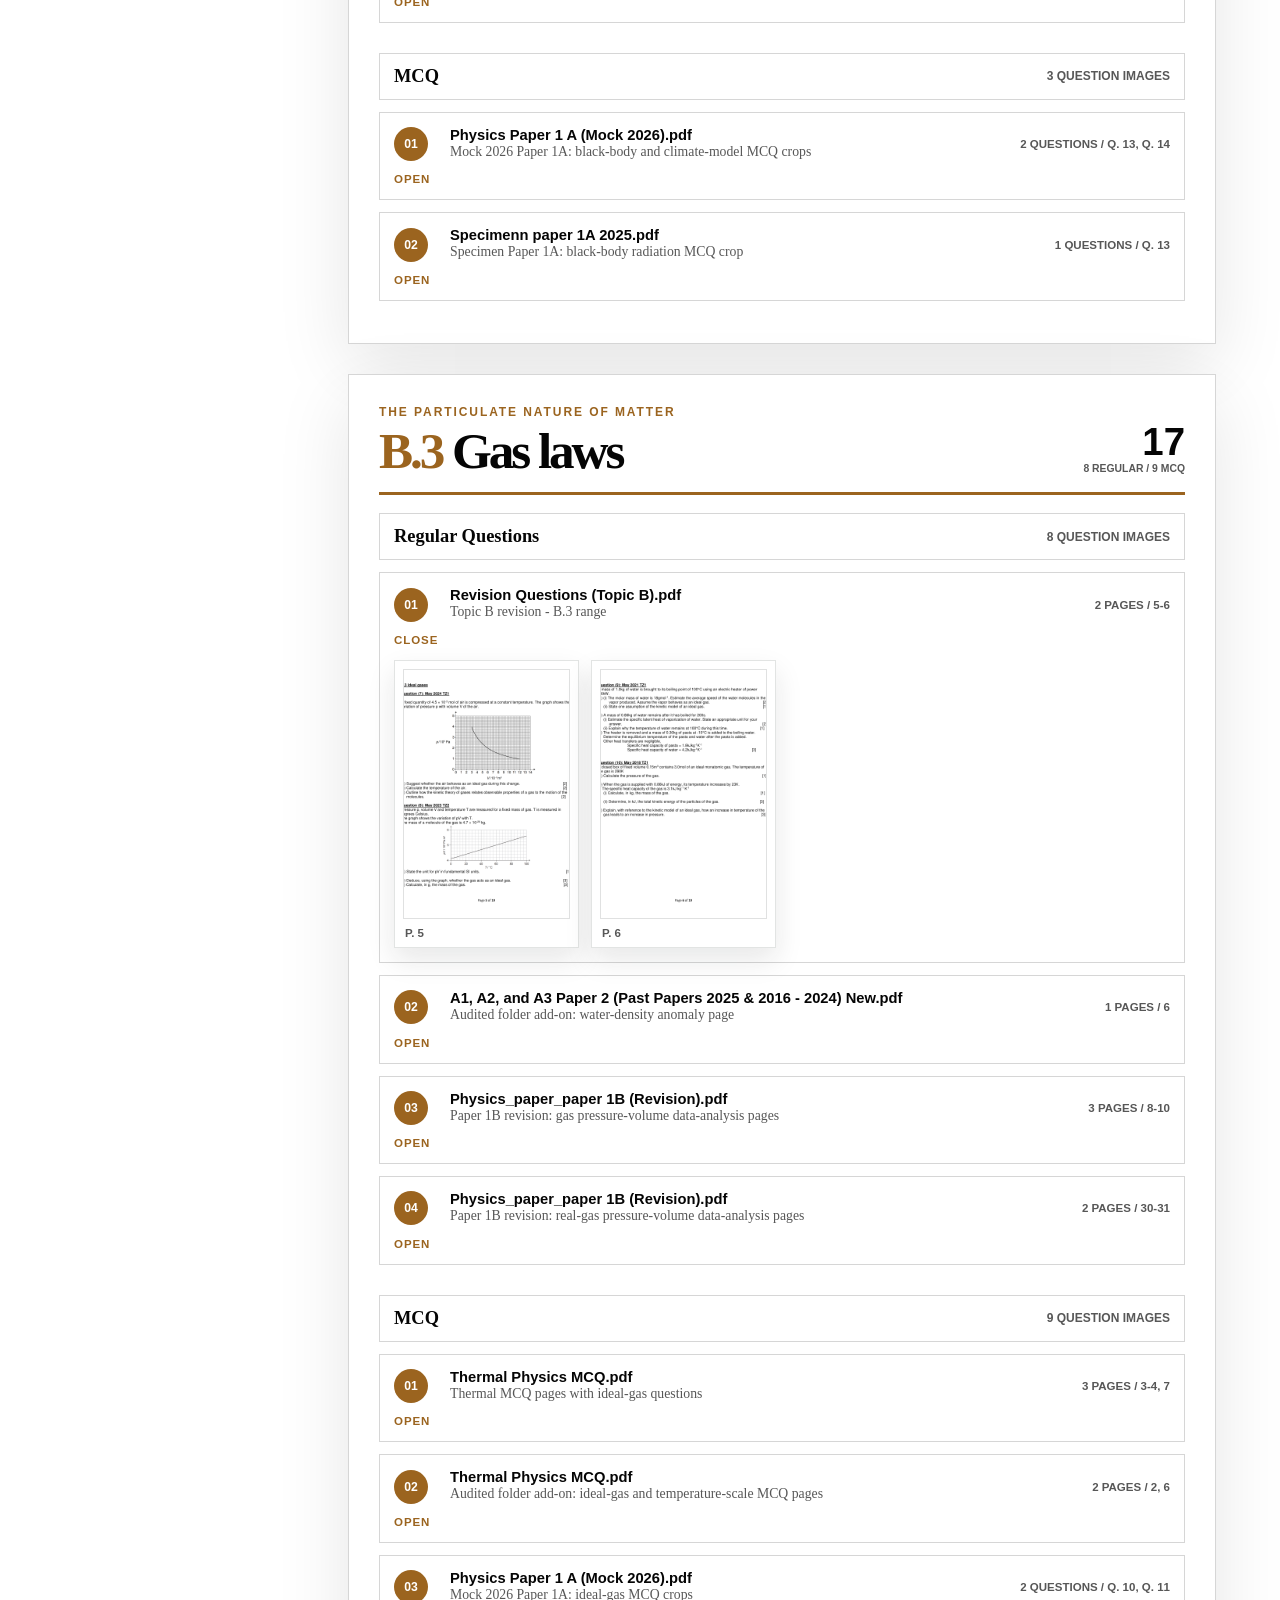
<file: physics-questions.html>
<!DOCTYPE html>
<html lang="en">
<head>
  <meta charset="UTF-8">
  <meta name="viewport" content="width=device-width, initial-scale=1.0">
  <title>IB Physics Question Bank - A, B, D.1-D.3</title>
  <style>
    :root {
      --bg: #ffffff;
      --paper: #ffffff;
      --ink: #050505;
      --muted: #575757;
      --line: rgba(5, 5, 5, .16);
      --shadow: 0 24px 70px rgba(5, 5, 5, .10);
      --gold: #111111;
      --green: #146c4f;
      --blue: #1f5f87;
      --danger: #8a3d2b;
      --hero-name: #146c4f;
    }
    :root[data-theme="dark"] {
      color-scheme: dark;
      --bg: #000000;
      --paper: #050505;
      --ink: #f5f5f5;
      --muted: #b8b8b8;
      --line: rgba(245, 245, 245, .18);
      --shadow: 0 24px 80px rgba(0, 0, 0, .42);
      --gold: #f5f5f5;
      --green: #69c59d;
      --blue: #76b9dc;
      --danger: #e0a193;
      --hero-name: #69c59d;
    }
    * { box-sizing: border-box; }
    html { scroll-behavior: smooth; }
    body {
      margin: 0;
      color: var(--ink);
      background: var(--bg);
      font-family: Georgia, 'Times New Roman', serif;
    }
    :root[data-theme="dark"] body {
      background: var(--bg);
    }
    body::before {
      content: '';
      position: fixed;
      inset: 0;
      z-index: -1;
      opacity: 0;
    }
    :root[data-theme="dark"] body::before {
      background-image: none;
      opacity: 0;
    }
    a { color: inherit; }
    .hero {
      min-height: 76vh;
      padding: 56px clamp(20px, 5vw, 76px) 34px;
      display: grid;
      grid-template-columns: minmax(0, 1.08fr) minmax(280px, .92fr);
      gap: 38px;
      align-items: center;
    }
    .kicker {
      margin: 0 0 18px;
      color: var(--blue);
      font: 900 .78rem 'Trebuchet MS', Verdana, sans-serif;
      letter-spacing: .16em;
      text-transform: uppercase;
    }
    h1 {
      margin: 0;
      max-width: 1020px;
      font-size: clamp(3rem, 8vw, 8rem);
      line-height: .88;
      letter-spacing: -.075em;
    }
    h1 .hero-name {
      color: var(--hero-name);
    }
    .scope-panel { display: grid; gap: 14px; padding: 18px; border: 1px solid var(--line); background: var(--paper); box-shadow: var(--shadow); transform: rotate(.75deg); }
    .scope-panel article { padding: 22px; background: var(--paper); border-left: 7px solid var(--accent); }
    .scope-panel strong { display: block; color: var(--accent); font-size: 2.4rem; line-height: 1; }
    .scope-panel h2 { margin: 8px 0 6px; font-size: 1.35rem; line-height: 1; }
    .scope-panel p { margin: 0; color: var(--muted); font: 800 .82rem 'Trebuchet MS', Verdana, sans-serif; }
    .toolbar {
      position: sticky;
      top: 0;
      z-index: 20;
      display: grid;
      grid-template-columns: minmax(220px, 380px) auto auto 1fr;
      gap: 14px;
      align-items: center;
      padding: 13px clamp(20px, 5vw, 76px);
      background: var(--paper);
      border-block: 1px solid var(--line);
      backdrop-filter: blur(18px);
    }
    .toolbar input { width: 100%; border: 1px solid var(--line); border-radius: 999px; padding: 12px 16px; background: var(--paper); color: var(--ink); font: 800 .95rem 'Trebuchet MS', Verdana, sans-serif; outline-color: var(--gold); }
    .toolbar button { border: 1px solid var(--line); border-radius: 999px; padding: 10px 13px; background: var(--paper); color: var(--green); cursor: pointer; font: 900 .74rem 'Trebuchet MS', Verdana, sans-serif; letter-spacing: .08em; text-transform: uppercase; }
    .nav-scroll { display: flex; gap: 8px; overflow-x: auto; padding-bottom: 2px; }
    .nav-scroll a { flex: 0 0 auto; border: 1px solid var(--line); border-radius: 999px; padding: 9px 12px; background: var(--paper); text-decoration: none; font: 900 .78rem 'Trebuchet MS', Verdana, sans-serif; }
    .layout { display: grid; grid-template-columns: 260px minmax(0, 1fr); gap: 24px; padding: 30px clamp(20px, 5vw, 76px) 80px; }
    .rail { position: sticky; top: 82px; align-self: start; display: grid; gap: 8px; max-height: calc(100vh - 100px); overflow: auto; padding: 12px; border: 1px solid var(--line); background: var(--paper); box-shadow: 0 18px 44px rgba(28,34,30,.09); }
    .rail a { display: grid; grid-template-columns: 48px 1fr; gap: 10px; align-items: center; padding: 10px; text-decoration: none; border: 1px solid transparent; background: var(--paper); }
    .rail a:hover { border-color: var(--line); background: rgba(127, 127, 127, .08); }
    .rail span { color: var(--green); font: 900 1rem 'Trebuchet MS', Verdana, sans-serif; }
    .rail small { color: var(--muted); font: 800 .72rem 'Trebuchet MS', Verdana, sans-serif; }
    .content { min-width: 0; }
    .notice { margin: 0 0 24px; padding: 16px 18px; border: 1px solid rgba(138,61,43,.25); background: var(--paper); color: var(--danger); font: 800 .9rem 'Trebuchet MS', Verdana, sans-serif; }
    .syllabus-section { scroll-margin-top: 92px; margin: 0 0 30px; padding: clamp(16px, 3vw, 30px); border: 1px solid var(--line); background: var(--paper); box-shadow: var(--shadow); }
    .syllabus-section[hidden] { display: none; }
    .section-header { display: grid; grid-template-columns: 1fr auto; gap: 18px; align-items: end; padding-bottom: 17px; border-bottom: 3px solid var(--accent); }
    .section-header p { margin: 0 0 8px; color: var(--accent); font: 900 .75rem 'Trebuchet MS', Verdana, sans-serif; letter-spacing: .16em; text-transform: uppercase; }
    .section-header h2 { margin: 0; font-size: clamp(1.75rem, 4vw, 4rem); line-height: .95; letter-spacing: -.06em; }
    .section-header h2 span { color: var(--accent); }
    .section-counts { text-align: right; color: var(--muted); font: 900 .78rem 'Trebuchet MS', Verdana, sans-serif; text-transform: uppercase; }
    .section-counts strong { display: block; color: var(--ink); font-size: 2.4rem; line-height: 1; }
    .lanes { display: grid; grid-template-columns: repeat(auto-fit, minmax(min(100%, 420px), 1fr)); gap: 18px; margin-top: 18px; }
    .lane { min-width: 0; }
    .lane-title { display: flex; justify-content: space-between; align-items: center; gap: 12px; margin: 0 0 12px; padding: 12px 14px; background: var(--paper); border: 1px solid var(--line); }
    .lane-title h3 { margin: 0; font-size: 1.15rem; }
    .lane-title span { color: var(--muted); font: 900 .75rem 'Trebuchet MS', Verdana, sans-serif; text-transform: uppercase; }
    .source-card { margin: 0 0 12px; border: 1px solid var(--line); background: var(--paper); }
    .source-card[hidden] { display: none; }
    .source-card summary { display: grid; grid-template-columns: 44px minmax(0, 1fr) auto; gap: 12px; align-items: center; padding: 14px; cursor: pointer; list-style: none; }
    .source-card summary::-webkit-details-marker { display: none; }
    .source-card summary::after { content: 'open'; color: var(--accent); font: 900 .72rem 'Trebuchet MS', Verdana, sans-serif; text-transform: uppercase; letter-spacing: .08em; }
    .source-card[open] summary::after { content: 'close'; }
    .source-index { width: 34px; height: 34px; display: grid; place-items: center; color: #fff; background: var(--accent); border-radius: 50%; font: 900 .76rem 'Trebuchet MS', Verdana, sans-serif; }
    .source-copy { min-width: 0; }
    .source-copy strong { display: block; overflow: hidden; text-overflow: ellipsis; white-space: nowrap; font: 900 .92rem 'Trebuchet MS', Verdana, sans-serif; }
    .source-copy em { display: block; color: var(--muted); font-style: normal; font-size: .86rem; line-height: 1.35; }
    .source-meta { color: var(--muted); font: 900 .72rem 'Trebuchet MS', Verdana, sans-serif; text-transform: uppercase; white-space: nowrap; }
    .source-pages { display: grid; grid-template-columns: repeat(auto-fill, minmax(180px, 1fr)); gap: 12px; padding: 0 14px 14px; }
    .page-card { margin: 0; padding: 8px; background: #fff; border: 1px solid rgba(23,33,29,.12); box-shadow: 0 12px 26px rgba(28,34,30,.1); }
    .page-button { display: block; width: 100%; padding: 0; border: 0; background: transparent; cursor: zoom-in; }
    .page-button img { display: block; width: 100%; height: 250px; object-fit: cover; object-position: top center; background: #f2f2f2; border: 1px solid rgba(23,33,29,.08); }
    figcaption { padding: 8px 2px 0; color: var(--muted); font: 900 .72rem 'Trebuchet MS', Verdana, sans-serif; text-transform: uppercase; }
    .empty { display: none; padding: 34px; text-align: center; border: 1px solid var(--line); background: var(--paper); color: var(--muted); }
    .lightbox { position: fixed; inset: 0; z-index: 50; display: none; place-items: center; padding: 24px; background: rgba(12,16,14,.82); }
    .lightbox.open { display: grid; }
    .lightbox button { position: fixed; top: 18px; right: 18px; border: 0; border-radius: 999px; padding: 10px 14px; color: var(--ink); background: var(--paper); cursor: pointer; font: 900 .8rem 'Trebuchet MS', Verdana, sans-serif; }
    .lightbox img { max-width: min(100%, 1100px); max-height: 92vh; background: #fff; box-shadow: 0 24px 80px rgba(0,0,0,.55); }
    :root[data-theme="dark"] .scope-panel article,
    :root[data-theme="dark"] .toolbar input,
    :root[data-theme="dark"] .toolbar button,
    :root[data-theme="dark"] .nav-scroll a,
    :root[data-theme="dark"] .rail a,
    :root[data-theme="dark"] .lane-title,
    :root[data-theme="dark"] .source-card,
    :root[data-theme="dark"] .empty,
    :root[data-theme="dark"] .lightbox button {
      background: var(--paper);
      color: var(--ink);
      border-color: var(--line);
    }
    :root[data-theme="dark"] .rail a:hover,
    :root[data-theme="dark"] .toolbar button:hover,
    :root[data-theme="dark"] .nav-scroll a:hover {
      background: rgba(255, 255, 255, .08);
    }
    :root[data-theme="dark"] .notice {
      color: #f0c7bc;
      border-color: rgba(240, 199, 188, .28);
    }
    :root[data-theme="dark"] .page-card {
      background: #f8f8f5;
      border-color: rgba(255, 255, 255, .12);
    }
    :root[data-theme="dark"] .page-button img {
      background: #fff;
      border-color: rgba(0, 0, 0, .08);
    }
    @media (max-width: 980px) {
      .hero, .toolbar, .layout { grid-template-columns: 1fr; }
      .scope-panel { transform: none; }
      .rail { position: static; max-height: none; grid-template-columns: repeat(auto-fit, minmax(140px, 1fr)); }
      .source-card summary { grid-template-columns: 38px minmax(0, 1fr); }
      .source-meta { grid-column: 2; }
      .source-card summary::after { grid-column: 2; }
      .section-header { grid-template-columns: 1fr; }
      .section-counts { text-align: left; }
    }
  </style>
</head>
<body>
  <header class="hero">
    <div>
      <p class="kicker">IB Physics HL / cleaned syllabus bank</p>
      <h1><span class="hero-name">Mr Khaled</span> IB Physics Question Bank</h1>
    </div>
    <aside class="scope-panel" aria-label="Topic summary"><article style="--accent:#1f6f55"><strong>A</strong><h2>Space, time and motion</h2><p>5 syllabus sections / 199 rendered question images</p></article><article style="--accent:#9b641f"><strong>B</strong><h2>The particulate nature of matter</h2><p>5 syllabus sections / 122 rendered question images</p></article><article style="--accent:#285b7b"><strong>D</strong><h2>Fields</h2><p>3 syllabus sections / 118 rendered question images</p></article></aside>
  </header>
  <div class="toolbar">
    <input id="search" type="search" placeholder="Search A.2, momentum, circuits, or a PDF name..." aria-label="Search question bank">
    <button id="themeToggle" type="button" aria-pressed="false">Dark mode</button>
    <button id="expandVisible" type="button">Open visible</button>
    <nav class="nav-scroll" aria-label="Quick topic navigation"><a href="#A-1">A.1</a><a href="#A-2">A.2</a><a href="#A-3">A.3</a><a href="#A-4">A.4</a><a href="#A-5">A.5</a><a href="#B-1">B.1</a><a href="#B-2">B.2</a><a href="#B-3">B.3</a><a href="#B-4">B.4</a><a href="#B-5">B.5</a><a href="#D-1">D.1</a><a href="#D-2">D.2</a><a href="#D-3">D.3</a></nav>
  </div>
  <div class="layout">
    <aside class="rail" aria-label="Syllabus sections"><a href="#A-1"><span>A.1</span><small>22 regular / 22 MCQ</small></a><a href="#A-2"><span>A.2</span><small>46 regular / 18 MCQ</small></a><a href="#A-3"><span>A.3</span><small>29 regular / 9 MCQ</small></a><a href="#A-4"><span>A.4</span><small>14 regular / 7 MCQ</small></a><a href="#A-5"><span>A.5</span><small>29 regular / 3 MCQ</small></a><a href="#B-1"><span>B.1</span><small>20 regular / 3 MCQ</small></a><a href="#B-2"><span>B.2</span><small>4 regular / 3 MCQ</small></a><a href="#B-3"><span>B.3</span><small>8 regular / 9 MCQ</small></a><a href="#B-4"><span>B.4</span><small>13 regular / 5 MCQ</small></a><a href="#B-5"><span>B.5</span><small>53 regular / 4 MCQ</small></a><a href="#D-1"><span>D.1</span><small>41 regular / 5 MCQ</small></a><a href="#D-2"><span>D.2</span><small>56 regular / 5 MCQ</small></a><a href="#D-3"><span>D.3</span><small>8 regular / 3 MCQ</small></a></aside>
    <main class="content">
      <p class="notice">Only cleanly assigned A, B, and D.1-D.3 material is included here. Mixed papers are split into syllabus-safe page or question images; answer-only, notes-only, Topic C/E, and D.4-only pages are excluded.</p>
      <p class="empty" id="empty">No matching syllabus sections or source cards.</p>
      <section class="syllabus-section" id="A-1" style="--accent:#1f6f55" data-search="a.1 kinematics space, time and motion">
        <header class="section-header">
          <div>
            <p>Space, time and motion</p>
            <h2><span>A.1</span> Kinematics</h2>
          </div>
          <div class="section-counts"><strong>44</strong><small>22 regular / 22 MCQ</small></div>
        </header>
        <div class="lanes">
      <section class="lane lane-regular">
        <div class="lane-title"><h3>Regular Questions</h3><span>22 question images</span></div>
          <details class="source-card" open data-search="a.1 regular questions a1 kinematics worksheet (1).pdf topic worksheet 1-11">
            <summary>
              <span class="source-index">01</span>
              <span class="source-copy"><strong>A1 Kinematics Worksheet (1).pdf</strong><em>Topic worksheet</em></span>
              <span class="source-meta">11 pages / 1-11</span>
            </summary>
            <div class="source-pages"><figure class="page-card"><button type="button" class="page-button" data-full="physics-question-images/a1-kinematics-worksheet-1/p001.png" aria-label="Open A1 Kinematics Worksheet (1).pdf page 1"><img data-src="physics-question-images/a1-kinematics-worksheet-1/p001.png" alt="A1 Kinematics Worksheet (1).pdf page 1" loading="lazy"></button><figcaption>p. 1</figcaption></figure><figure class="page-card"><button type="button" class="page-button" data-full="physics-question-images/a1-kinematics-worksheet-1/p002.png" aria-label="Open A1 Kinematics Worksheet (1).pdf page 2"><img data-src="physics-question-images/a1-kinematics-worksheet-1/p002.png" alt="A1 Kinematics Worksheet (1).pdf page 2" loading="lazy"></button><figcaption>p. 2</figcaption></figure><figure class="page-card"><button type="button" class="page-button" data-full="physics-question-images/a1-kinematics-worksheet-1/p003.png" aria-label="Open A1 Kinematics Worksheet (1).pdf page 3"><img data-src="physics-question-images/a1-kinematics-worksheet-1/p003.png" alt="A1 Kinematics Worksheet (1).pdf page 3" loading="lazy"></button><figcaption>p. 3</figcaption></figure><figure class="page-card"><button type="button" class="page-button" data-full="physics-question-images/a1-kinematics-worksheet-1/p004.png" aria-label="Open A1 Kinematics Worksheet (1).pdf page 4"><img data-src="physics-question-images/a1-kinematics-worksheet-1/p004.png" alt="A1 Kinematics Worksheet (1).pdf page 4" loading="lazy"></button><figcaption>p. 4</figcaption></figure><figure class="page-card"><button type="button" class="page-button" data-full="physics-question-images/a1-kinematics-worksheet-1/p005.png" aria-label="Open A1 Kinematics Worksheet (1).pdf page 5"><img data-src="physics-question-images/a1-kinematics-worksheet-1/p005.png" alt="A1 Kinematics Worksheet (1).pdf page 5" loading="lazy"></button><figcaption>p. 5</figcaption></figure><figure class="page-card"><button type="button" class="page-button" data-full="physics-question-images/a1-kinematics-worksheet-1/p006.png" aria-label="Open A1 Kinematics Worksheet (1).pdf page 6"><img data-src="physics-question-images/a1-kinematics-worksheet-1/p006.png" alt="A1 Kinematics Worksheet (1).pdf page 6" loading="lazy"></button><figcaption>p. 6</figcaption></figure><figure class="page-card"><button type="button" class="page-button" data-full="physics-question-images/a1-kinematics-worksheet-1/p007.png" aria-label="Open A1 Kinematics Worksheet (1).pdf page 7"><img data-src="physics-question-images/a1-kinematics-worksheet-1/p007.png" alt="A1 Kinematics Worksheet (1).pdf page 7" loading="lazy"></button><figcaption>p. 7</figcaption></figure><figure class="page-card"><button type="button" class="page-button" data-full="physics-question-images/a1-kinematics-worksheet-1/p008.png" aria-label="Open A1 Kinematics Worksheet (1).pdf page 8"><img data-src="physics-question-images/a1-kinematics-worksheet-1/p008.png" alt="A1 Kinematics Worksheet (1).pdf page 8" loading="lazy"></button><figcaption>p. 8</figcaption></figure><figure class="page-card"><button type="button" class="page-button" data-full="physics-question-images/a1-kinematics-worksheet-1/p009.png" aria-label="Open A1 Kinematics Worksheet (1).pdf page 9"><img data-src="physics-question-images/a1-kinematics-worksheet-1/p009.png" alt="A1 Kinematics Worksheet (1).pdf page 9" loading="lazy"></button><figcaption>p. 9</figcaption></figure><figure class="page-card"><button type="button" class="page-button" data-full="physics-question-images/a1-kinematics-worksheet-1/p010.png" aria-label="Open A1 Kinematics Worksheet (1).pdf page 10"><img data-src="physics-question-images/a1-kinematics-worksheet-1/p010.png" alt="A1 Kinematics Worksheet (1).pdf page 10" loading="lazy"></button><figcaption>p. 10</figcaption></figure><figure class="page-card"><button type="button" class="page-button" data-full="physics-question-images/a1-kinematics-worksheet-1/p011.png" aria-label="Open A1 Kinematics Worksheet (1).pdf page 11"><img data-src="physics-question-images/a1-kinematics-worksheet-1/p011.png" alt="A1 Kinematics Worksheet (1).pdf page 11" loading="lazy"></button><figcaption>p. 11</figcaption></figure></div>
          </details>
          <details class="source-card" data-search="a.1 regular questions revision questions (topic a).pdf topic a revision - a.1 pages 1-2">
            <summary>
              <span class="source-index">02</span>
              <span class="source-copy"><strong>Revision Questions (Topic A).pdf</strong><em>Topic A revision - A.1 pages</em></span>
              <span class="source-meta">2 pages / 1-2</span>
            </summary>
            <div class="source-pages"><figure class="page-card"><button type="button" class="page-button" data-full="physics-question-images/revision-questions-topic-a/p001.png" aria-label="Open Revision Questions (Topic A).pdf page 1"><img data-src="physics-question-images/revision-questions-topic-a/p001.png" alt="Revision Questions (Topic A).pdf page 1" loading="lazy"></button><figcaption>p. 1</figcaption></figure><figure class="page-card"><button type="button" class="page-button" data-full="physics-question-images/revision-questions-topic-a/p002.png" aria-label="Open Revision Questions (Topic A).pdf page 2"><img data-src="physics-question-images/revision-questions-topic-a/p002.png" alt="Revision Questions (Topic A).pdf page 2" loading="lazy"></button><figcaption>p. 2</figcaption></figure></div>
          </details>
          <details class="source-card" data-search="a.1 regular questions a1, a2, and a3 paper 2 (past papers 2025 &amp; 2016 - 2024) new.pdf past-paper pages with a.1 as the primary focus 9-12, 21-24, 41">
            <summary>
              <span class="source-index">03</span>
              <span class="source-copy"><strong>A1, A2, and A3 Paper 2 (Past Papers 2025 &amp; 2016 - 2024) New.pdf</strong><em>Past-paper pages with A.1 as the primary focus</em></span>
              <span class="source-meta">9 pages / 9-12, 21-24, 41</span>
            </summary>
            <div class="source-pages"><figure class="page-card"><button type="button" class="page-button" data-full="physics-question-images/a1-a2-and-a3-paper-2-past-papers-2025-2016-2024-new/p009.png" aria-label="Open A1, A2, and A3 Paper 2 (Past Papers 2025 &amp; 2016 - 2024) New.pdf page 9"><img data-src="physics-question-images/a1-a2-and-a3-paper-2-past-papers-2025-2016-2024-new/p009.png" alt="A1, A2, and A3 Paper 2 (Past Papers 2025 &amp; 2016 - 2024) New.pdf page 9" loading="lazy"></button><figcaption>p. 9</figcaption></figure><figure class="page-card"><button type="button" class="page-button" data-full="physics-question-images/a1-a2-and-a3-paper-2-past-papers-2025-2016-2024-new/p010.png" aria-label="Open A1, A2, and A3 Paper 2 (Past Papers 2025 &amp; 2016 - 2024) New.pdf page 10"><img data-src="physics-question-images/a1-a2-and-a3-paper-2-past-papers-2025-2016-2024-new/p010.png" alt="A1, A2, and A3 Paper 2 (Past Papers 2025 &amp; 2016 - 2024) New.pdf page 10" loading="lazy"></button><figcaption>p. 10</figcaption></figure><figure class="page-card"><button type="button" class="page-button" data-full="physics-question-images/a1-a2-and-a3-paper-2-past-papers-2025-2016-2024-new/p011.png" aria-label="Open A1, A2, and A3 Paper 2 (Past Papers 2025 &amp; 2016 - 2024) New.pdf page 11"><img data-src="physics-question-images/a1-a2-and-a3-paper-2-past-papers-2025-2016-2024-new/p011.png" alt="A1, A2, and A3 Paper 2 (Past Papers 2025 &amp; 2016 - 2024) New.pdf page 11" loading="lazy"></button><figcaption>p. 11</figcaption></figure><figure class="page-card"><button type="button" class="page-button" data-full="physics-question-images/a1-a2-and-a3-paper-2-past-papers-2025-2016-2024-new/p012.png" aria-label="Open A1, A2, and A3 Paper 2 (Past Papers 2025 &amp; 2016 - 2024) New.pdf page 12"><img data-src="physics-question-images/a1-a2-and-a3-paper-2-past-papers-2025-2016-2024-new/p012.png" alt="A1, A2, and A3 Paper 2 (Past Papers 2025 &amp; 2016 - 2024) New.pdf page 12" loading="lazy"></button><figcaption>p. 12</figcaption></figure><figure class="page-card"><button type="button" class="page-button" data-full="physics-question-images/a1-a2-and-a3-paper-2-past-papers-2025-2016-2024-new/p021.png" aria-label="Open A1, A2, and A3 Paper 2 (Past Papers 2025 &amp; 2016 - 2024) New.pdf page 21"><img data-src="physics-question-images/a1-a2-and-a3-paper-2-past-papers-2025-2016-2024-new/p021.png" alt="A1, A2, and A3 Paper 2 (Past Papers 2025 &amp; 2016 - 2024) New.pdf page 21" loading="lazy"></button><figcaption>p. 21</figcaption></figure><figure class="page-card"><button type="button" class="page-button" data-full="physics-question-images/a1-a2-and-a3-paper-2-past-papers-2025-2016-2024-new/p022.png" aria-label="Open A1, A2, and A3 Paper 2 (Past Papers 2025 &amp; 2016 - 2024) New.pdf page 22"><img data-src="physics-question-images/a1-a2-and-a3-paper-2-past-papers-2025-2016-2024-new/p022.png" alt="A1, A2, and A3 Paper 2 (Past Papers 2025 &amp; 2016 - 2024) New.pdf page 22" loading="lazy"></button><figcaption>p. 22</figcaption></figure><figure class="page-card"><button type="button" class="page-button" data-full="physics-question-images/a1-a2-and-a3-paper-2-past-papers-2025-2016-2024-new/p023.png" aria-label="Open A1, A2, and A3 Paper 2 (Past Papers 2025 &amp; 2016 - 2024) New.pdf page 23"><img data-src="physics-question-images/a1-a2-and-a3-paper-2-past-papers-2025-2016-2024-new/p023.png" alt="A1, A2, and A3 Paper 2 (Past Papers 2025 &amp; 2016 - 2024) New.pdf page 23" loading="lazy"></button><figcaption>p. 23</figcaption></figure><figure class="page-card"><button type="button" class="page-button" data-full="physics-question-images/a1-a2-and-a3-paper-2-past-papers-2025-2016-2024-new/p024.png" aria-label="Open A1, A2, and A3 Paper 2 (Past Papers 2025 &amp; 2016 - 2024) New.pdf page 24"><img data-src="physics-question-images/a1-a2-and-a3-paper-2-past-papers-2025-2016-2024-new/p024.png" alt="A1, A2, and A3 Paper 2 (Past Papers 2025 &amp; 2016 - 2024) New.pdf page 24" loading="lazy"></button><figcaption>p. 24</figcaption></figure><figure class="page-card"><button type="button" class="page-button" data-full="physics-question-images/a1-a2-and-a3-paper-2-past-papers-2025-2016-2024-new/p041.png" aria-label="Open A1, A2, and A3 Paper 2 (Past Papers 2025 &amp; 2016 - 2024) New.pdf page 41"><img data-src="physics-question-images/a1-a2-and-a3-paper-2-past-papers-2025-2016-2024-new/p041.png" alt="A1, A2, and A3 Paper 2 (Past Papers 2025 &amp; 2016 - 2024) New.pdf page 41" loading="lazy"></button><figcaption>p. 41</figcaption></figure></div>
          </details>
      </section>
      <section class="lane lane-mcq">
        <div class="lane-title"><h3>MCQ</h3><span>22 question images</span></div>
          <details class="source-card" data-search="a.1 mcq questions topic a space, time and motion (mcq).pdf a.1 mcq set 1-13">
            <summary>
              <span class="source-index">01</span>
              <span class="source-copy"><strong>Topic A Space, time and motion (MCQ).pdf</strong><em>A.1 MCQ set</em></span>
              <span class="source-meta">13 pages / 1-13</span>
            </summary>
            <div class="source-pages"><figure class="page-card"><button type="button" class="page-button" data-full="physics-question-images/topic-a-space-time-and-motion-mcq/p001.png" aria-label="Open Topic A Space, time and motion (MCQ).pdf page 1"><img data-src="physics-question-images/topic-a-space-time-and-motion-mcq/p001.png" alt="Topic A Space, time and motion (MCQ).pdf page 1" loading="lazy"></button><figcaption>p. 1</figcaption></figure><figure class="page-card"><button type="button" class="page-button" data-full="physics-question-images/topic-a-space-time-and-motion-mcq/p002.png" aria-label="Open Topic A Space, time and motion (MCQ).pdf page 2"><img data-src="physics-question-images/topic-a-space-time-and-motion-mcq/p002.png" alt="Topic A Space, time and motion (MCQ).pdf page 2" loading="lazy"></button><figcaption>p. 2</figcaption></figure><figure class="page-card"><button type="button" class="page-button" data-full="physics-question-images/topic-a-space-time-and-motion-mcq/p003.png" aria-label="Open Topic A Space, time and motion (MCQ).pdf page 3"><img data-src="physics-question-images/topic-a-space-time-and-motion-mcq/p003.png" alt="Topic A Space, time and motion (MCQ).pdf page 3" loading="lazy"></button><figcaption>p. 3</figcaption></figure><figure class="page-card"><button type="button" class="page-button" data-full="physics-question-images/topic-a-space-time-and-motion-mcq/p004.png" aria-label="Open Topic A Space, time and motion (MCQ).pdf page 4"><img data-src="physics-question-images/topic-a-space-time-and-motion-mcq/p004.png" alt="Topic A Space, time and motion (MCQ).pdf page 4" loading="lazy"></button><figcaption>p. 4</figcaption></figure><figure class="page-card"><button type="button" class="page-button" data-full="physics-question-images/topic-a-space-time-and-motion-mcq/p005.png" aria-label="Open Topic A Space, time and motion (MCQ).pdf page 5"><img data-src="physics-question-images/topic-a-space-time-and-motion-mcq/p005.png" alt="Topic A Space, time and motion (MCQ).pdf page 5" loading="lazy"></button><figcaption>p. 5</figcaption></figure><figure class="page-card"><button type="button" class="page-button" data-full="physics-question-images/topic-a-space-time-and-motion-mcq/p006.png" aria-label="Open Topic A Space, time and motion (MCQ).pdf page 6"><img data-src="physics-question-images/topic-a-space-time-and-motion-mcq/p006.png" alt="Topic A Space, time and motion (MCQ).pdf page 6" loading="lazy"></button><figcaption>p. 6</figcaption></figure><figure class="page-card"><button type="button" class="page-button" data-full="physics-question-images/topic-a-space-time-and-motion-mcq/p007.png" aria-label="Open Topic A Space, time and motion (MCQ).pdf page 7"><img data-src="physics-question-images/topic-a-space-time-and-motion-mcq/p007.png" alt="Topic A Space, time and motion (MCQ).pdf page 7" loading="lazy"></button><figcaption>p. 7</figcaption></figure><figure class="page-card"><button type="button" class="page-button" data-full="physics-question-images/topic-a-space-time-and-motion-mcq/p008.png" aria-label="Open Topic A Space, time and motion (MCQ).pdf page 8"><img data-src="physics-question-images/topic-a-space-time-and-motion-mcq/p008.png" alt="Topic A Space, time and motion (MCQ).pdf page 8" loading="lazy"></button><figcaption>p. 8</figcaption></figure><figure class="page-card"><button type="button" class="page-button" data-full="physics-question-images/topic-a-space-time-and-motion-mcq/p009.png" aria-label="Open Topic A Space, time and motion (MCQ).pdf page 9"><img data-src="physics-question-images/topic-a-space-time-and-motion-mcq/p009.png" alt="Topic A Space, time and motion (MCQ).pdf page 9" loading="lazy"></button><figcaption>p. 9</figcaption></figure><figure class="page-card"><button type="button" class="page-button" data-full="physics-question-images/topic-a-space-time-and-motion-mcq/p010.png" aria-label="Open Topic A Space, time and motion (MCQ).pdf page 10"><img data-src="physics-question-images/topic-a-space-time-and-motion-mcq/p010.png" alt="Topic A Space, time and motion (MCQ).pdf page 10" loading="lazy"></button><figcaption>p. 10</figcaption></figure><figure class="page-card"><button type="button" class="page-button" data-full="physics-question-images/topic-a-space-time-and-motion-mcq/p011.png" aria-label="Open Topic A Space, time and motion (MCQ).pdf page 11"><img data-src="physics-question-images/topic-a-space-time-and-motion-mcq/p011.png" alt="Topic A Space, time and motion (MCQ).pdf page 11" loading="lazy"></button><figcaption>p. 11</figcaption></figure><figure class="page-card"><button type="button" class="page-button" data-full="physics-question-images/topic-a-space-time-and-motion-mcq/p012.png" aria-label="Open Topic A Space, time and motion (MCQ).pdf page 12"><img data-src="physics-question-images/topic-a-space-time-and-motion-mcq/p012.png" alt="Topic A Space, time and motion (MCQ).pdf page 12" loading="lazy"></button><figcaption>p. 12</figcaption></figure><figure class="page-card"><button type="button" class="page-button" data-full="physics-question-images/topic-a-space-time-and-motion-mcq/p013.png" aria-label="Open Topic A Space, time and motion (MCQ).pdf page 13"><img data-src="physics-question-images/topic-a-space-time-and-motion-mcq/p013.png" alt="Topic A Space, time and motion (MCQ).pdf page 13" loading="lazy"></button><figcaption>p. 13</figcaption></figure></div>
          </details>
          <details class="source-card" data-search="a.1 mcq questions a1 space, time, and motion paper 1 a (past papers) worksheet.pdf paper 1a mcq - a.1 range 1-7">
            <summary>
              <span class="source-index">02</span>
              <span class="source-copy"><strong>A1 Space, time, and motion Paper 1 A (Past Papers) Worksheet.pdf</strong><em>Paper 1A MCQ - A.1 range</em></span>
              <span class="source-meta">7 pages / 1-7</span>
            </summary>
            <div class="source-pages"><figure class="page-card"><button type="button" class="page-button" data-full="physics-question-images/a1-space-time-and-motion-paper-1-a-past-papers-worksheet/p001.png" aria-label="Open A1 Space, time, and motion Paper 1 A (Past Papers) Worksheet.pdf page 1"><img data-src="physics-question-images/a1-space-time-and-motion-paper-1-a-past-papers-worksheet/p001.png" alt="A1 Space, time, and motion Paper 1 A (Past Papers) Worksheet.pdf page 1" loading="lazy"></button><figcaption>p. 1</figcaption></figure><figure class="page-card"><button type="button" class="page-button" data-full="physics-question-images/a1-space-time-and-motion-paper-1-a-past-papers-worksheet/p002.png" aria-label="Open A1 Space, time, and motion Paper 1 A (Past Papers) Worksheet.pdf page 2"><img data-src="physics-question-images/a1-space-time-and-motion-paper-1-a-past-papers-worksheet/p002.png" alt="A1 Space, time, and motion Paper 1 A (Past Papers) Worksheet.pdf page 2" loading="lazy"></button><figcaption>p. 2</figcaption></figure><figure class="page-card"><button type="button" class="page-button" data-full="physics-question-images/a1-space-time-and-motion-paper-1-a-past-papers-worksheet/p003.png" aria-label="Open A1 Space, time, and motion Paper 1 A (Past Papers) Worksheet.pdf page 3"><img data-src="physics-question-images/a1-space-time-and-motion-paper-1-a-past-papers-worksheet/p003.png" alt="A1 Space, time, and motion Paper 1 A (Past Papers) Worksheet.pdf page 3" loading="lazy"></button><figcaption>p. 3</figcaption></figure><figure class="page-card"><button type="button" class="page-button" data-full="physics-question-images/a1-space-time-and-motion-paper-1-a-past-papers-worksheet/p004.png" aria-label="Open A1 Space, time, and motion Paper 1 A (Past Papers) Worksheet.pdf page 4"><img data-src="physics-question-images/a1-space-time-and-motion-paper-1-a-past-papers-worksheet/p004.png" alt="A1 Space, time, and motion Paper 1 A (Past Papers) Worksheet.pdf page 4" loading="lazy"></button><figcaption>p. 4</figcaption></figure><figure class="page-card"><button type="button" class="page-button" data-full="physics-question-images/a1-space-time-and-motion-paper-1-a-past-papers-worksheet/p005.png" aria-label="Open A1 Space, time, and motion Paper 1 A (Past Papers) Worksheet.pdf page 5"><img data-src="physics-question-images/a1-space-time-and-motion-paper-1-a-past-papers-worksheet/p005.png" alt="A1 Space, time, and motion Paper 1 A (Past Papers) Worksheet.pdf page 5" loading="lazy"></button><figcaption>p. 5</figcaption></figure><figure class="page-card"><button type="button" class="page-button" data-full="physics-question-images/a1-space-time-and-motion-paper-1-a-past-papers-worksheet/p006.png" aria-label="Open A1 Space, time, and motion Paper 1 A (Past Papers) Worksheet.pdf page 6"><img data-src="physics-question-images/a1-space-time-and-motion-paper-1-a-past-papers-worksheet/p006.png" alt="A1 Space, time, and motion Paper 1 A (Past Papers) Worksheet.pdf page 6" loading="lazy"></button><figcaption>p. 6</figcaption></figure><figure class="page-card"><button type="button" class="page-button" data-full="physics-question-images/a1-space-time-and-motion-paper-1-a-past-papers-worksheet/p007.png" aria-label="Open A1 Space, time, and motion Paper 1 A (Past Papers) Worksheet.pdf page 7"><img data-src="physics-question-images/a1-space-time-and-motion-paper-1-a-past-papers-worksheet/p007.png" alt="A1 Space, time, and motion Paper 1 A (Past Papers) Worksheet.pdf page 7" loading="lazy"></button><figcaption>p. 7</figcaption></figure></div>
          </details>
          <details class="source-card" data-search="a.1 mcq questions physics paper 1 a (mock 2026).pdf mock 2026 paper 1a: kinematics mcq crops q. 1, q. 2">
            <summary>
              <span class="source-index">03</span>
              <span class="source-copy"><strong>Physics Paper 1 A (Mock 2026).pdf</strong><em>Mock 2026 Paper 1A: kinematics MCQ crops</em></span>
              <span class="source-meta">2 questions / q. 1, q. 2</span>
            </summary>
            <div class="source-pages"><figure class="page-card"><button type="button" class="page-button" data-full="physics-question-images/physics-paper-1-a-mock-2026/q001.png" aria-label="Open Physics Paper 1 A (Mock 2026).pdf q. 1 page 2"><img data-src="physics-question-images/physics-paper-1-a-mock-2026/q001.png" alt="Physics Paper 1 A (Mock 2026).pdf q. 1 page 2" loading="lazy"></button><figcaption>q. 1 / p. 2</figcaption></figure><figure class="page-card"><button type="button" class="page-button" data-full="physics-question-images/physics-paper-1-a-mock-2026/q002.png" aria-label="Open Physics Paper 1 A (Mock 2026).pdf q. 2 page 2"><img data-src="physics-question-images/physics-paper-1-a-mock-2026/q002.png" alt="Physics Paper 1 A (Mock 2026).pdf q. 2 page 2" loading="lazy"></button><figcaption>q. 2 / p. 2</figcaption></figure></div>
          </details>
      </section>
        </div>
      </section>

      <section class="syllabus-section" id="A-2" style="--accent:#1f6f55" data-search="a.2 forces and momentum space, time and motion">
        <header class="section-header">
          <div>
            <p>Space, time and motion</p>
            <h2><span>A.2</span> Forces and momentum</h2>
          </div>
          <div class="section-counts"><strong>64</strong><small>46 regular / 18 MCQ</small></div>
        </header>
        <div class="lanes">
      <section class="lane lane-regular">
        <div class="lane-title"><h3>Regular Questions</h3><span>46 question images</span></div>
          <details class="source-card" open data-search="a.2 regular questions a2 forces worksheet (2).pdf topic worksheet 1-16">
            <summary>
              <span class="source-index">01</span>
              <span class="source-copy"><strong>A2 Forces Worksheet (2).pdf</strong><em>Topic worksheet</em></span>
              <span class="source-meta">16 pages / 1-16</span>
            </summary>
            <div class="source-pages"><figure class="page-card"><button type="button" class="page-button" data-full="physics-question-images/a2-forces-worksheet-2/p001.png" aria-label="Open A2 Forces Worksheet (2).pdf page 1"><img data-src="physics-question-images/a2-forces-worksheet-2/p001.png" alt="A2 Forces Worksheet (2).pdf page 1" loading="lazy"></button><figcaption>p. 1</figcaption></figure><figure class="page-card"><button type="button" class="page-button" data-full="physics-question-images/a2-forces-worksheet-2/p002.png" aria-label="Open A2 Forces Worksheet (2).pdf page 2"><img data-src="physics-question-images/a2-forces-worksheet-2/p002.png" alt="A2 Forces Worksheet (2).pdf page 2" loading="lazy"></button><figcaption>p. 2</figcaption></figure><figure class="page-card"><button type="button" class="page-button" data-full="physics-question-images/a2-forces-worksheet-2/p003.png" aria-label="Open A2 Forces Worksheet (2).pdf page 3"><img data-src="physics-question-images/a2-forces-worksheet-2/p003.png" alt="A2 Forces Worksheet (2).pdf page 3" loading="lazy"></button><figcaption>p. 3</figcaption></figure><figure class="page-card"><button type="button" class="page-button" data-full="physics-question-images/a2-forces-worksheet-2/p004.png" aria-label="Open A2 Forces Worksheet (2).pdf page 4"><img data-src="physics-question-images/a2-forces-worksheet-2/p004.png" alt="A2 Forces Worksheet (2).pdf page 4" loading="lazy"></button><figcaption>p. 4</figcaption></figure><figure class="page-card"><button type="button" class="page-button" data-full="physics-question-images/a2-forces-worksheet-2/p005.png" aria-label="Open A2 Forces Worksheet (2).pdf page 5"><img data-src="physics-question-images/a2-forces-worksheet-2/p005.png" alt="A2 Forces Worksheet (2).pdf page 5" loading="lazy"></button><figcaption>p. 5</figcaption></figure><figure class="page-card"><button type="button" class="page-button" data-full="physics-question-images/a2-forces-worksheet-2/p006.png" aria-label="Open A2 Forces Worksheet (2).pdf page 6"><img data-src="physics-question-images/a2-forces-worksheet-2/p006.png" alt="A2 Forces Worksheet (2).pdf page 6" loading="lazy"></button><figcaption>p. 6</figcaption></figure><figure class="page-card"><button type="button" class="page-button" data-full="physics-question-images/a2-forces-worksheet-2/p007.png" aria-label="Open A2 Forces Worksheet (2).pdf page 7"><img data-src="physics-question-images/a2-forces-worksheet-2/p007.png" alt="A2 Forces Worksheet (2).pdf page 7" loading="lazy"></button><figcaption>p. 7</figcaption></figure><figure class="page-card"><button type="button" class="page-button" data-full="physics-question-images/a2-forces-worksheet-2/p008.png" aria-label="Open A2 Forces Worksheet (2).pdf page 8"><img data-src="physics-question-images/a2-forces-worksheet-2/p008.png" alt="A2 Forces Worksheet (2).pdf page 8" loading="lazy"></button><figcaption>p. 8</figcaption></figure><figure class="page-card"><button type="button" class="page-button" data-full="physics-question-images/a2-forces-worksheet-2/p009.png" aria-label="Open A2 Forces Worksheet (2).pdf page 9"><img data-src="physics-question-images/a2-forces-worksheet-2/p009.png" alt="A2 Forces Worksheet (2).pdf page 9" loading="lazy"></button><figcaption>p. 9</figcaption></figure><figure class="page-card"><button type="button" class="page-button" data-full="physics-question-images/a2-forces-worksheet-2/p010.png" aria-label="Open A2 Forces Worksheet (2).pdf page 10"><img data-src="physics-question-images/a2-forces-worksheet-2/p010.png" alt="A2 Forces Worksheet (2).pdf page 10" loading="lazy"></button><figcaption>p. 10</figcaption></figure><figure class="page-card"><button type="button" class="page-button" data-full="physics-question-images/a2-forces-worksheet-2/p011.png" aria-label="Open A2 Forces Worksheet (2).pdf page 11"><img data-src="physics-question-images/a2-forces-worksheet-2/p011.png" alt="A2 Forces Worksheet (2).pdf page 11" loading="lazy"></button><figcaption>p. 11</figcaption></figure><figure class="page-card"><button type="button" class="page-button" data-full="physics-question-images/a2-forces-worksheet-2/p012.png" aria-label="Open A2 Forces Worksheet (2).pdf page 12"><img data-src="physics-question-images/a2-forces-worksheet-2/p012.png" alt="A2 Forces Worksheet (2).pdf page 12" loading="lazy"></button><figcaption>p. 12</figcaption></figure><figure class="page-card"><button type="button" class="page-button" data-full="physics-question-images/a2-forces-worksheet-2/p013.png" aria-label="Open A2 Forces Worksheet (2).pdf page 13"><img data-src="physics-question-images/a2-forces-worksheet-2/p013.png" alt="A2 Forces Worksheet (2).pdf page 13" loading="lazy"></button><figcaption>p. 13</figcaption></figure><figure class="page-card"><button type="button" class="page-button" data-full="physics-question-images/a2-forces-worksheet-2/p014.png" aria-label="Open A2 Forces Worksheet (2).pdf page 14"><img data-src="physics-question-images/a2-forces-worksheet-2/p014.png" alt="A2 Forces Worksheet (2).pdf page 14" loading="lazy"></button><figcaption>p. 14</figcaption></figure><figure class="page-card"><button type="button" class="page-button" data-full="physics-question-images/a2-forces-worksheet-2/p015.png" aria-label="Open A2 Forces Worksheet (2).pdf page 15"><img data-src="physics-question-images/a2-forces-worksheet-2/p015.png" alt="A2 Forces Worksheet (2).pdf page 15" loading="lazy"></button><figcaption>p. 15</figcaption></figure><figure class="page-card"><button type="button" class="page-button" data-full="physics-question-images/a2-forces-worksheet-2/p016.png" aria-label="Open A2 Forces Worksheet (2).pdf page 16"><img data-src="physics-question-images/a2-forces-worksheet-2/p016.png" alt="A2 Forces Worksheet (2).pdf page 16" loading="lazy"></button><figcaption>p. 16</figcaption></figure></div>
          </details>
          <details class="source-card" data-search="a.2 regular questions revision questions (topic a).pdf topic a revision - a.2 pages 3, 5, 7-8">
            <summary>
              <span class="source-index">02</span>
              <span class="source-copy"><strong>Revision Questions (Topic A).pdf</strong><em>Topic A revision - A.2 pages</em></span>
              <span class="source-meta">4 pages / 3, 5, 7-8</span>
            </summary>
            <div class="source-pages"><figure class="page-card"><button type="button" class="page-button" data-full="physics-question-images/revision-questions-topic-a/p003.png" aria-label="Open Revision Questions (Topic A).pdf page 3"><img data-src="physics-question-images/revision-questions-topic-a/p003.png" alt="Revision Questions (Topic A).pdf page 3" loading="lazy"></button><figcaption>p. 3</figcaption></figure><figure class="page-card"><button type="button" class="page-button" data-full="physics-question-images/revision-questions-topic-a/p005.png" aria-label="Open Revision Questions (Topic A).pdf page 5"><img data-src="physics-question-images/revision-questions-topic-a/p005.png" alt="Revision Questions (Topic A).pdf page 5" loading="lazy"></button><figcaption>p. 5</figcaption></figure><figure class="page-card"><button type="button" class="page-button" data-full="physics-question-images/revision-questions-topic-a/p007.png" aria-label="Open Revision Questions (Topic A).pdf page 7"><img data-src="physics-question-images/revision-questions-topic-a/p007.png" alt="Revision Questions (Topic A).pdf page 7" loading="lazy"></button><figcaption>p. 7</figcaption></figure><figure class="page-card"><button type="button" class="page-button" data-full="physics-question-images/revision-questions-topic-a/p008.png" aria-label="Open Revision Questions (Topic A).pdf page 8"><img data-src="physics-question-images/revision-questions-topic-a/p008.png" alt="Revision Questions (Topic A).pdf page 8" loading="lazy"></button><figcaption>p. 8</figcaption></figure></div>
          </details>
          <details class="source-card" data-search="a.2 regular questions a1, a2, and a3 paper 2 (past papers 2025 &amp; 2016 - 2024) new.pdf past-paper pages with a.2 as the primary focus 1, 3-4, 8, 14-20, 26-28, 31-34, 37-38">
            <summary>
              <span class="source-index">03</span>
              <span class="source-copy"><strong>A1, A2, and A3 Paper 2 (Past Papers 2025 &amp; 2016 - 2024) New.pdf</strong><em>Past-paper pages with A.2 as the primary focus</em></span>
              <span class="source-meta">20 pages / 1, 3-4, 8, 14-20, 26-28, 31-34, 37-38</span>
            </summary>
            <div class="source-pages"><figure class="page-card"><button type="button" class="page-button" data-full="physics-question-images/a1-a2-and-a3-paper-2-past-papers-2025-2016-2024-new/p001.png" aria-label="Open A1, A2, and A3 Paper 2 (Past Papers 2025 &amp; 2016 - 2024) New.pdf page 1"><img data-src="physics-question-images/a1-a2-and-a3-paper-2-past-papers-2025-2016-2024-new/p001.png" alt="A1, A2, and A3 Paper 2 (Past Papers 2025 &amp; 2016 - 2024) New.pdf page 1" loading="lazy"></button><figcaption>p. 1</figcaption></figure><figure class="page-card"><button type="button" class="page-button" data-full="physics-question-images/a1-a2-and-a3-paper-2-past-papers-2025-2016-2024-new/p003.png" aria-label="Open A1, A2, and A3 Paper 2 (Past Papers 2025 &amp; 2016 - 2024) New.pdf page 3"><img data-src="physics-question-images/a1-a2-and-a3-paper-2-past-papers-2025-2016-2024-new/p003.png" alt="A1, A2, and A3 Paper 2 (Past Papers 2025 &amp; 2016 - 2024) New.pdf page 3" loading="lazy"></button><figcaption>p. 3</figcaption></figure><figure class="page-card"><button type="button" class="page-button" data-full="physics-question-images/a1-a2-and-a3-paper-2-past-papers-2025-2016-2024-new/p004.png" aria-label="Open A1, A2, and A3 Paper 2 (Past Papers 2025 &amp; 2016 - 2024) New.pdf page 4"><img data-src="physics-question-images/a1-a2-and-a3-paper-2-past-papers-2025-2016-2024-new/p004.png" alt="A1, A2, and A3 Paper 2 (Past Papers 2025 &amp; 2016 - 2024) New.pdf page 4" loading="lazy"></button><figcaption>p. 4</figcaption></figure><figure class="page-card"><button type="button" class="page-button" data-full="physics-question-images/a1-a2-and-a3-paper-2-past-papers-2025-2016-2024-new/p008.png" aria-label="Open A1, A2, and A3 Paper 2 (Past Papers 2025 &amp; 2016 - 2024) New.pdf page 8"><img data-src="physics-question-images/a1-a2-and-a3-paper-2-past-papers-2025-2016-2024-new/p008.png" alt="A1, A2, and A3 Paper 2 (Past Papers 2025 &amp; 2016 - 2024) New.pdf page 8" loading="lazy"></button><figcaption>p. 8</figcaption></figure><figure class="page-card"><button type="button" class="page-button" data-full="physics-question-images/a1-a2-and-a3-paper-2-past-papers-2025-2016-2024-new/p014.png" aria-label="Open A1, A2, and A3 Paper 2 (Past Papers 2025 &amp; 2016 - 2024) New.pdf page 14"><img data-src="physics-question-images/a1-a2-and-a3-paper-2-past-papers-2025-2016-2024-new/p014.png" alt="A1, A2, and A3 Paper 2 (Past Papers 2025 &amp; 2016 - 2024) New.pdf page 14" loading="lazy"></button><figcaption>p. 14</figcaption></figure><figure class="page-card"><button type="button" class="page-button" data-full="physics-question-images/a1-a2-and-a3-paper-2-past-papers-2025-2016-2024-new/p015.png" aria-label="Open A1, A2, and A3 Paper 2 (Past Papers 2025 &amp; 2016 - 2024) New.pdf page 15"><img data-src="physics-question-images/a1-a2-and-a3-paper-2-past-papers-2025-2016-2024-new/p015.png" alt="A1, A2, and A3 Paper 2 (Past Papers 2025 &amp; 2016 - 2024) New.pdf page 15" loading="lazy"></button><figcaption>p. 15</figcaption></figure><figure class="page-card"><button type="button" class="page-button" data-full="physics-question-images/a1-a2-and-a3-paper-2-past-papers-2025-2016-2024-new/p016.png" aria-label="Open A1, A2, and A3 Paper 2 (Past Papers 2025 &amp; 2016 - 2024) New.pdf page 16"><img data-src="physics-question-images/a1-a2-and-a3-paper-2-past-papers-2025-2016-2024-new/p016.png" alt="A1, A2, and A3 Paper 2 (Past Papers 2025 &amp; 2016 - 2024) New.pdf page 16" loading="lazy"></button><figcaption>p. 16</figcaption></figure><figure class="page-card"><button type="button" class="page-button" data-full="physics-question-images/a1-a2-and-a3-paper-2-past-papers-2025-2016-2024-new/p017.png" aria-label="Open A1, A2, and A3 Paper 2 (Past Papers 2025 &amp; 2016 - 2024) New.pdf page 17"><img data-src="physics-question-images/a1-a2-and-a3-paper-2-past-papers-2025-2016-2024-new/p017.png" alt="A1, A2, and A3 Paper 2 (Past Papers 2025 &amp; 2016 - 2024) New.pdf page 17" loading="lazy"></button><figcaption>p. 17</figcaption></figure><figure class="page-card"><button type="button" class="page-button" data-full="physics-question-images/a1-a2-and-a3-paper-2-past-papers-2025-2016-2024-new/p018.png" aria-label="Open A1, A2, and A3 Paper 2 (Past Papers 2025 &amp; 2016 - 2024) New.pdf page 18"><img data-src="physics-question-images/a1-a2-and-a3-paper-2-past-papers-2025-2016-2024-new/p018.png" alt="A1, A2, and A3 Paper 2 (Past Papers 2025 &amp; 2016 - 2024) New.pdf page 18" loading="lazy"></button><figcaption>p. 18</figcaption></figure><figure class="page-card"><button type="button" class="page-button" data-full="physics-question-images/a1-a2-and-a3-paper-2-past-papers-2025-2016-2024-new/p019.png" aria-label="Open A1, A2, and A3 Paper 2 (Past Papers 2025 &amp; 2016 - 2024) New.pdf page 19"><img data-src="physics-question-images/a1-a2-and-a3-paper-2-past-papers-2025-2016-2024-new/p019.png" alt="A1, A2, and A3 Paper 2 (Past Papers 2025 &amp; 2016 - 2024) New.pdf page 19" loading="lazy"></button><figcaption>p. 19</figcaption></figure><figure class="page-card"><button type="button" class="page-button" data-full="physics-question-images/a1-a2-and-a3-paper-2-past-papers-2025-2016-2024-new/p020.png" aria-label="Open A1, A2, and A3 Paper 2 (Past Papers 2025 &amp; 2016 - 2024) New.pdf page 20"><img data-src="physics-question-images/a1-a2-and-a3-paper-2-past-papers-2025-2016-2024-new/p020.png" alt="A1, A2, and A3 Paper 2 (Past Papers 2025 &amp; 2016 - 2024) New.pdf page 20" loading="lazy"></button><figcaption>p. 20</figcaption></figure><figure class="page-card"><button type="button" class="page-button" data-full="physics-question-images/a1-a2-and-a3-paper-2-past-papers-2025-2016-2024-new/p026.png" aria-label="Open A1, A2, and A3 Paper 2 (Past Papers 2025 &amp; 2016 - 2024) New.pdf page 26"><img data-src="physics-question-images/a1-a2-and-a3-paper-2-past-papers-2025-2016-2024-new/p026.png" alt="A1, A2, and A3 Paper 2 (Past Papers 2025 &amp; 2016 - 2024) New.pdf page 26" loading="lazy"></button><figcaption>p. 26</figcaption></figure><figure class="page-card"><button type="button" class="page-button" data-full="physics-question-images/a1-a2-and-a3-paper-2-past-papers-2025-2016-2024-new/p027.png" aria-label="Open A1, A2, and A3 Paper 2 (Past Papers 2025 &amp; 2016 - 2024) New.pdf page 27"><img data-src="physics-question-images/a1-a2-and-a3-paper-2-past-papers-2025-2016-2024-new/p027.png" alt="A1, A2, and A3 Paper 2 (Past Papers 2025 &amp; 2016 - 2024) New.pdf page 27" loading="lazy"></button><figcaption>p. 27</figcaption></figure><figure class="page-card"><button type="button" class="page-button" data-full="physics-question-images/a1-a2-and-a3-paper-2-past-papers-2025-2016-2024-new/p028.png" aria-label="Open A1, A2, and A3 Paper 2 (Past Papers 2025 &amp; 2016 - 2024) New.pdf page 28"><img data-src="physics-question-images/a1-a2-and-a3-paper-2-past-papers-2025-2016-2024-new/p028.png" alt="A1, A2, and A3 Paper 2 (Past Papers 2025 &amp; 2016 - 2024) New.pdf page 28" loading="lazy"></button><figcaption>p. 28</figcaption></figure><figure class="page-card"><button type="button" class="page-button" data-full="physics-question-images/a1-a2-and-a3-paper-2-past-papers-2025-2016-2024-new/p031.png" aria-label="Open A1, A2, and A3 Paper 2 (Past Papers 2025 &amp; 2016 - 2024) New.pdf page 31"><img data-src="physics-question-images/a1-a2-and-a3-paper-2-past-papers-2025-2016-2024-new/p031.png" alt="A1, A2, and A3 Paper 2 (Past Papers 2025 &amp; 2016 - 2024) New.pdf page 31" loading="lazy"></button><figcaption>p. 31</figcaption></figure><figure class="page-card"><button type="button" class="page-button" data-full="physics-question-images/a1-a2-and-a3-paper-2-past-papers-2025-2016-2024-new/p032.png" aria-label="Open A1, A2, and A3 Paper 2 (Past Papers 2025 &amp; 2016 - 2024) New.pdf page 32"><img data-src="physics-question-images/a1-a2-and-a3-paper-2-past-papers-2025-2016-2024-new/p032.png" alt="A1, A2, and A3 Paper 2 (Past Papers 2025 &amp; 2016 - 2024) New.pdf page 32" loading="lazy"></button><figcaption>p. 32</figcaption></figure><figure class="page-card"><button type="button" class="page-button" data-full="physics-question-images/a1-a2-and-a3-paper-2-past-papers-2025-2016-2024-new/p033.png" aria-label="Open A1, A2, and A3 Paper 2 (Past Papers 2025 &amp; 2016 - 2024) New.pdf page 33"><img data-src="physics-question-images/a1-a2-and-a3-paper-2-past-papers-2025-2016-2024-new/p033.png" alt="A1, A2, and A3 Paper 2 (Past Papers 2025 &amp; 2016 - 2024) New.pdf page 33" loading="lazy"></button><figcaption>p. 33</figcaption></figure><figure class="page-card"><button type="button" class="page-button" data-full="physics-question-images/a1-a2-and-a3-paper-2-past-papers-2025-2016-2024-new/p034.png" aria-label="Open A1, A2, and A3 Paper 2 (Past Papers 2025 &amp; 2016 - 2024) New.pdf page 34"><img data-src="physics-question-images/a1-a2-and-a3-paper-2-past-papers-2025-2016-2024-new/p034.png" alt="A1, A2, and A3 Paper 2 (Past Papers 2025 &amp; 2016 - 2024) New.pdf page 34" loading="lazy"></button><figcaption>p. 34</figcaption></figure><figure class="page-card"><button type="button" class="page-button" data-full="physics-question-images/a1-a2-and-a3-paper-2-past-papers-2025-2016-2024-new/p037.png" aria-label="Open A1, A2, and A3 Paper 2 (Past Papers 2025 &amp; 2016 - 2024) New.pdf page 37"><img data-src="physics-question-images/a1-a2-and-a3-paper-2-past-papers-2025-2016-2024-new/p037.png" alt="A1, A2, and A3 Paper 2 (Past Papers 2025 &amp; 2016 - 2024) New.pdf page 37" loading="lazy"></button><figcaption>p. 37</figcaption></figure><figure class="page-card"><button type="button" class="page-button" data-full="physics-question-images/a1-a2-and-a3-paper-2-past-papers-2025-2016-2024-new/p038.png" aria-label="Open A1, A2, and A3 Paper 2 (Past Papers 2025 &amp; 2016 - 2024) New.pdf page 38"><img data-src="physics-question-images/a1-a2-and-a3-paper-2-past-papers-2025-2016-2024-new/p038.png" alt="A1, A2, and A3 Paper 2 (Past Papers 2025 &amp; 2016 - 2024) New.pdf page 38" loading="lazy"></button><figcaption>p. 38</figcaption></figure></div>
          </details>
          <details class="source-card" data-search="a.2 regular questions revision questions (topic a).pdf audited folder add-on: banked-circular-motion forces page 4">
            <summary>
              <span class="source-index">04</span>
              <span class="source-copy"><strong>Revision Questions (Topic A).pdf</strong><em>Audited folder add-on: banked-circular-motion forces page</em></span>
              <span class="source-meta">1 pages / 4</span>
            </summary>
            <div class="source-pages"><figure class="page-card"><button type="button" class="page-button" data-full="physics-question-images/revision-questions-topic-a/p004.png" aria-label="Open Revision Questions (Topic A).pdf page 4"><img data-src="physics-question-images/revision-questions-topic-a/p004.png" alt="Revision Questions (Topic A).pdf page 4" loading="lazy"></button><figcaption>p. 4</figcaption></figure></div>
          </details>
          <details class="source-card" data-search="a.2 regular questions a1, a2, and a3 paper 2 (past papers 2025 &amp; 2016 - 2024) new.pdf audited folder add-on: force, buoyancy, collision, and momentum pages 5, 7, 25">
            <summary>
              <span class="source-index">05</span>
              <span class="source-copy"><strong>A1, A2, and A3 Paper 2 (Past Papers 2025 &amp; 2016 - 2024) New.pdf</strong><em>Audited folder add-on: force, buoyancy, collision, and momentum pages</em></span>
              <span class="source-meta">3 pages / 5, 7, 25</span>
            </summary>
            <div class="source-pages"><figure class="page-card"><button type="button" class="page-button" data-full="physics-question-images/a1-a2-and-a3-paper-2-past-papers-2025-2016-2024-new/p005.png" aria-label="Open A1, A2, and A3 Paper 2 (Past Papers 2025 &amp; 2016 - 2024) New.pdf page 5"><img data-src="physics-question-images/a1-a2-and-a3-paper-2-past-papers-2025-2016-2024-new/p005.png" alt="A1, A2, and A3 Paper 2 (Past Papers 2025 &amp; 2016 - 2024) New.pdf page 5" loading="lazy"></button><figcaption>p. 5</figcaption></figure><figure class="page-card"><button type="button" class="page-button" data-full="physics-question-images/a1-a2-and-a3-paper-2-past-papers-2025-2016-2024-new/p007.png" aria-label="Open A1, A2, and A3 Paper 2 (Past Papers 2025 &amp; 2016 - 2024) New.pdf page 7"><img data-src="physics-question-images/a1-a2-and-a3-paper-2-past-papers-2025-2016-2024-new/p007.png" alt="A1, A2, and A3 Paper 2 (Past Papers 2025 &amp; 2016 - 2024) New.pdf page 7" loading="lazy"></button><figcaption>p. 7</figcaption></figure><figure class="page-card"><button type="button" class="page-button" data-full="physics-question-images/a1-a2-and-a3-paper-2-past-papers-2025-2016-2024-new/p025.png" aria-label="Open A1, A2, and A3 Paper 2 (Past Papers 2025 &amp; 2016 - 2024) New.pdf page 25"><img data-src="physics-question-images/a1-a2-and-a3-paper-2-past-papers-2025-2016-2024-new/p025.png" alt="A1, A2, and A3 Paper 2 (Past Papers 2025 &amp; 2016 - 2024) New.pdf page 25" loading="lazy"></button><figcaption>p. 25</figcaption></figure></div>
          </details>
          <details class="source-card" data-search="a.2 regular questions physics paper 2 (mock 2026).pdf mock 2026 paper 2: trampoline force, acceleration, and momentum question 2-3">
            <summary>
              <span class="source-index">06</span>
              <span class="source-copy"><strong>Physics Paper 2 (Mock 2026).pdf</strong><em>Mock 2026 Paper 2: trampoline force, acceleration, and momentum question</em></span>
              <span class="source-meta">2 pages / 2-3</span>
            </summary>
            <div class="source-pages"><figure class="page-card"><button type="button" class="page-button" data-full="physics-question-images/physics-paper-2-mock-2026/p002.png" aria-label="Open Physics Paper 2 (Mock 2026).pdf page 2"><img data-src="physics-question-images/physics-paper-2-mock-2026/p002.png" alt="Physics Paper 2 (Mock 2026).pdf page 2" loading="lazy"></button><figcaption>p. 2</figcaption></figure><figure class="page-card"><button type="button" class="page-button" data-full="physics-question-images/physics-paper-2-mock-2026/p003.png" aria-label="Open Physics Paper 2 (Mock 2026).pdf page 3"><img data-src="physics-question-images/physics-paper-2-mock-2026/p003.png" alt="Physics Paper 2 (Mock 2026).pdf page 3" loading="lazy"></button><figcaption>p. 3</figcaption></figure></div>
          </details>
      </section>
      <section class="lane lane-mcq">
        <div class="lane-title"><h3>MCQ</h3><span>18 question images</span></div>
          <details class="source-card" data-search="a.2 mcq questions a1 space, time, and motion paper 1 a (past papers) worksheet.pdf paper 1a mcq - a.2 range 8-24">
            <summary>
              <span class="source-index">01</span>
              <span class="source-copy"><strong>A1 Space, time, and motion Paper 1 A (Past Papers) Worksheet.pdf</strong><em>Paper 1A MCQ - A.2 range</em></span>
              <span class="source-meta">17 pages / 8-24</span>
            </summary>
            <div class="source-pages"><figure class="page-card"><button type="button" class="page-button" data-full="physics-question-images/a1-space-time-and-motion-paper-1-a-past-papers-worksheet/p008.png" aria-label="Open A1 Space, time, and motion Paper 1 A (Past Papers) Worksheet.pdf page 8"><img data-src="physics-question-images/a1-space-time-and-motion-paper-1-a-past-papers-worksheet/p008.png" alt="A1 Space, time, and motion Paper 1 A (Past Papers) Worksheet.pdf page 8" loading="lazy"></button><figcaption>p. 8</figcaption></figure><figure class="page-card"><button type="button" class="page-button" data-full="physics-question-images/a1-space-time-and-motion-paper-1-a-past-papers-worksheet/p009.png" aria-label="Open A1 Space, time, and motion Paper 1 A (Past Papers) Worksheet.pdf page 9"><img data-src="physics-question-images/a1-space-time-and-motion-paper-1-a-past-papers-worksheet/p009.png" alt="A1 Space, time, and motion Paper 1 A (Past Papers) Worksheet.pdf page 9" loading="lazy"></button><figcaption>p. 9</figcaption></figure><figure class="page-card"><button type="button" class="page-button" data-full="physics-question-images/a1-space-time-and-motion-paper-1-a-past-papers-worksheet/p010.png" aria-label="Open A1 Space, time, and motion Paper 1 A (Past Papers) Worksheet.pdf page 10"><img data-src="physics-question-images/a1-space-time-and-motion-paper-1-a-past-papers-worksheet/p010.png" alt="A1 Space, time, and motion Paper 1 A (Past Papers) Worksheet.pdf page 10" loading="lazy"></button><figcaption>p. 10</figcaption></figure><figure class="page-card"><button type="button" class="page-button" data-full="physics-question-images/a1-space-time-and-motion-paper-1-a-past-papers-worksheet/p011.png" aria-label="Open A1 Space, time, and motion Paper 1 A (Past Papers) Worksheet.pdf page 11"><img data-src="physics-question-images/a1-space-time-and-motion-paper-1-a-past-papers-worksheet/p011.png" alt="A1 Space, time, and motion Paper 1 A (Past Papers) Worksheet.pdf page 11" loading="lazy"></button><figcaption>p. 11</figcaption></figure><figure class="page-card"><button type="button" class="page-button" data-full="physics-question-images/a1-space-time-and-motion-paper-1-a-past-papers-worksheet/p012.png" aria-label="Open A1 Space, time, and motion Paper 1 A (Past Papers) Worksheet.pdf page 12"><img data-src="physics-question-images/a1-space-time-and-motion-paper-1-a-past-papers-worksheet/p012.png" alt="A1 Space, time, and motion Paper 1 A (Past Papers) Worksheet.pdf page 12" loading="lazy"></button><figcaption>p. 12</figcaption></figure><figure class="page-card"><button type="button" class="page-button" data-full="physics-question-images/a1-space-time-and-motion-paper-1-a-past-papers-worksheet/p013.png" aria-label="Open A1 Space, time, and motion Paper 1 A (Past Papers) Worksheet.pdf page 13"><img data-src="physics-question-images/a1-space-time-and-motion-paper-1-a-past-papers-worksheet/p013.png" alt="A1 Space, time, and motion Paper 1 A (Past Papers) Worksheet.pdf page 13" loading="lazy"></button><figcaption>p. 13</figcaption></figure><figure class="page-card"><button type="button" class="page-button" data-full="physics-question-images/a1-space-time-and-motion-paper-1-a-past-papers-worksheet/p014.png" aria-label="Open A1 Space, time, and motion Paper 1 A (Past Papers) Worksheet.pdf page 14"><img data-src="physics-question-images/a1-space-time-and-motion-paper-1-a-past-papers-worksheet/p014.png" alt="A1 Space, time, and motion Paper 1 A (Past Papers) Worksheet.pdf page 14" loading="lazy"></button><figcaption>p. 14</figcaption></figure><figure class="page-card"><button type="button" class="page-button" data-full="physics-question-images/a1-space-time-and-motion-paper-1-a-past-papers-worksheet/p015.png" aria-label="Open A1 Space, time, and motion Paper 1 A (Past Papers) Worksheet.pdf page 15"><img data-src="physics-question-images/a1-space-time-and-motion-paper-1-a-past-papers-worksheet/p015.png" alt="A1 Space, time, and motion Paper 1 A (Past Papers) Worksheet.pdf page 15" loading="lazy"></button><figcaption>p. 15</figcaption></figure><figure class="page-card"><button type="button" class="page-button" data-full="physics-question-images/a1-space-time-and-motion-paper-1-a-past-papers-worksheet/p016.png" aria-label="Open A1 Space, time, and motion Paper 1 A (Past Papers) Worksheet.pdf page 16"><img data-src="physics-question-images/a1-space-time-and-motion-paper-1-a-past-papers-worksheet/p016.png" alt="A1 Space, time, and motion Paper 1 A (Past Papers) Worksheet.pdf page 16" loading="lazy"></button><figcaption>p. 16</figcaption></figure><figure class="page-card"><button type="button" class="page-button" data-full="physics-question-images/a1-space-time-and-motion-paper-1-a-past-papers-worksheet/p017.png" aria-label="Open A1 Space, time, and motion Paper 1 A (Past Papers) Worksheet.pdf page 17"><img data-src="physics-question-images/a1-space-time-and-motion-paper-1-a-past-papers-worksheet/p017.png" alt="A1 Space, time, and motion Paper 1 A (Past Papers) Worksheet.pdf page 17" loading="lazy"></button><figcaption>p. 17</figcaption></figure><figure class="page-card"><button type="button" class="page-button" data-full="physics-question-images/a1-space-time-and-motion-paper-1-a-past-papers-worksheet/p018.png" aria-label="Open A1 Space, time, and motion Paper 1 A (Past Papers) Worksheet.pdf page 18"><img data-src="physics-question-images/a1-space-time-and-motion-paper-1-a-past-papers-worksheet/p018.png" alt="A1 Space, time, and motion Paper 1 A (Past Papers) Worksheet.pdf page 18" loading="lazy"></button><figcaption>p. 18</figcaption></figure><figure class="page-card"><button type="button" class="page-button" data-full="physics-question-images/a1-space-time-and-motion-paper-1-a-past-papers-worksheet/p019.png" aria-label="Open A1 Space, time, and motion Paper 1 A (Past Papers) Worksheet.pdf page 19"><img data-src="physics-question-images/a1-space-time-and-motion-paper-1-a-past-papers-worksheet/p019.png" alt="A1 Space, time, and motion Paper 1 A (Past Papers) Worksheet.pdf page 19" loading="lazy"></button><figcaption>p. 19</figcaption></figure><figure class="page-card"><button type="button" class="page-button" data-full="physics-question-images/a1-space-time-and-motion-paper-1-a-past-papers-worksheet/p020.png" aria-label="Open A1 Space, time, and motion Paper 1 A (Past Papers) Worksheet.pdf page 20"><img data-src="physics-question-images/a1-space-time-and-motion-paper-1-a-past-papers-worksheet/p020.png" alt="A1 Space, time, and motion Paper 1 A (Past Papers) Worksheet.pdf page 20" loading="lazy"></button><figcaption>p. 20</figcaption></figure><figure class="page-card"><button type="button" class="page-button" data-full="physics-question-images/a1-space-time-and-motion-paper-1-a-past-papers-worksheet/p021.png" aria-label="Open A1 Space, time, and motion Paper 1 A (Past Papers) Worksheet.pdf page 21"><img data-src="physics-question-images/a1-space-time-and-motion-paper-1-a-past-papers-worksheet/p021.png" alt="A1 Space, time, and motion Paper 1 A (Past Papers) Worksheet.pdf page 21" loading="lazy"></button><figcaption>p. 21</figcaption></figure><figure class="page-card"><button type="button" class="page-button" data-full="physics-question-images/a1-space-time-and-motion-paper-1-a-past-papers-worksheet/p022.png" aria-label="Open A1 Space, time, and motion Paper 1 A (Past Papers) Worksheet.pdf page 22"><img data-src="physics-question-images/a1-space-time-and-motion-paper-1-a-past-papers-worksheet/p022.png" alt="A1 Space, time, and motion Paper 1 A (Past Papers) Worksheet.pdf page 22" loading="lazy"></button><figcaption>p. 22</figcaption></figure><figure class="page-card"><button type="button" class="page-button" data-full="physics-question-images/a1-space-time-and-motion-paper-1-a-past-papers-worksheet/p023.png" aria-label="Open A1 Space, time, and motion Paper 1 A (Past Papers) Worksheet.pdf page 23"><img data-src="physics-question-images/a1-space-time-and-motion-paper-1-a-past-papers-worksheet/p023.png" alt="A1 Space, time, and motion Paper 1 A (Past Papers) Worksheet.pdf page 23" loading="lazy"></button><figcaption>p. 23</figcaption></figure><figure class="page-card"><button type="button" class="page-button" data-full="physics-question-images/a1-space-time-and-motion-paper-1-a-past-papers-worksheet/p024.png" aria-label="Open A1 Space, time, and motion Paper 1 A (Past Papers) Worksheet.pdf page 24"><img data-src="physics-question-images/a1-space-time-and-motion-paper-1-a-past-papers-worksheet/p024.png" alt="A1 Space, time, and motion Paper 1 A (Past Papers) Worksheet.pdf page 24" loading="lazy"></button><figcaption>p. 24</figcaption></figure></div>
          </details>
          <details class="source-card" data-search="a.2 mcq questions physics paper 1 a (mock 2026).pdf mock 2026 paper 1a: forces and momentum mcq crop q. 4">
            <summary>
              <span class="source-index">02</span>
              <span class="source-copy"><strong>Physics Paper 1 A (Mock 2026).pdf</strong><em>Mock 2026 Paper 1A: forces and momentum MCQ crop</em></span>
              <span class="source-meta">1 questions / q. 4</span>
            </summary>
            <div class="source-pages"><figure class="page-card"><button type="button" class="page-button" data-full="physics-question-images/physics-paper-1-a-mock-2026/q004.png" aria-label="Open Physics Paper 1 A (Mock 2026).pdf q. 4 page 4"><img data-src="physics-question-images/physics-paper-1-a-mock-2026/q004.png" alt="Physics Paper 1 A (Mock 2026).pdf q. 4 page 4" loading="lazy"></button><figcaption>q. 4 / p. 4</figcaption></figure></div>
          </details>
      </section>
        </div>
      </section>

      <section class="syllabus-section" id="A-3" style="--accent:#1f6f55" data-search="a.3 work, energy and power space, time and motion">
        <header class="section-header">
          <div>
            <p>Space, time and motion</p>
            <h2><span>A.3</span> Work, energy and power</h2>
          </div>
          <div class="section-counts"><strong>38</strong><small>29 regular / 9 MCQ</small></div>
        </header>
        <div class="lanes">
      <section class="lane lane-regular">
        <div class="lane-title"><h3>Regular Questions</h3><span>29 question images</span></div>
          <details class="source-card" open data-search="a.3 regular questions a3 work, energy, and power worksheet (3).pdf topic worksheet 1-14">
            <summary>
              <span class="source-index">01</span>
              <span class="source-copy"><strong>A3 Work, energy, and Power Worksheet (3).pdf</strong><em>Topic worksheet</em></span>
              <span class="source-meta">14 pages / 1-14</span>
            </summary>
            <div class="source-pages"><figure class="page-card"><button type="button" class="page-button" data-full="physics-question-images/a3-work-energy-and-power-worksheet-3/p001.png" aria-label="Open A3 Work, energy, and Power Worksheet (3).pdf page 1"><img data-src="physics-question-images/a3-work-energy-and-power-worksheet-3/p001.png" alt="A3 Work, energy, and Power Worksheet (3).pdf page 1" loading="lazy"></button><figcaption>p. 1</figcaption></figure><figure class="page-card"><button type="button" class="page-button" data-full="physics-question-images/a3-work-energy-and-power-worksheet-3/p002.png" aria-label="Open A3 Work, energy, and Power Worksheet (3).pdf page 2"><img data-src="physics-question-images/a3-work-energy-and-power-worksheet-3/p002.png" alt="A3 Work, energy, and Power Worksheet (3).pdf page 2" loading="lazy"></button><figcaption>p. 2</figcaption></figure><figure class="page-card"><button type="button" class="page-button" data-full="physics-question-images/a3-work-energy-and-power-worksheet-3/p003.png" aria-label="Open A3 Work, energy, and Power Worksheet (3).pdf page 3"><img data-src="physics-question-images/a3-work-energy-and-power-worksheet-3/p003.png" alt="A3 Work, energy, and Power Worksheet (3).pdf page 3" loading="lazy"></button><figcaption>p. 3</figcaption></figure><figure class="page-card"><button type="button" class="page-button" data-full="physics-question-images/a3-work-energy-and-power-worksheet-3/p004.png" aria-label="Open A3 Work, energy, and Power Worksheet (3).pdf page 4"><img data-src="physics-question-images/a3-work-energy-and-power-worksheet-3/p004.png" alt="A3 Work, energy, and Power Worksheet (3).pdf page 4" loading="lazy"></button><figcaption>p. 4</figcaption></figure><figure class="page-card"><button type="button" class="page-button" data-full="physics-question-images/a3-work-energy-and-power-worksheet-3/p005.png" aria-label="Open A3 Work, energy, and Power Worksheet (3).pdf page 5"><img data-src="physics-question-images/a3-work-energy-and-power-worksheet-3/p005.png" alt="A3 Work, energy, and Power Worksheet (3).pdf page 5" loading="lazy"></button><figcaption>p. 5</figcaption></figure><figure class="page-card"><button type="button" class="page-button" data-full="physics-question-images/a3-work-energy-and-power-worksheet-3/p006.png" aria-label="Open A3 Work, energy, and Power Worksheet (3).pdf page 6"><img data-src="physics-question-images/a3-work-energy-and-power-worksheet-3/p006.png" alt="A3 Work, energy, and Power Worksheet (3).pdf page 6" loading="lazy"></button><figcaption>p. 6</figcaption></figure><figure class="page-card"><button type="button" class="page-button" data-full="physics-question-images/a3-work-energy-and-power-worksheet-3/p007.png" aria-label="Open A3 Work, energy, and Power Worksheet (3).pdf page 7"><img data-src="physics-question-images/a3-work-energy-and-power-worksheet-3/p007.png" alt="A3 Work, energy, and Power Worksheet (3).pdf page 7" loading="lazy"></button><figcaption>p. 7</figcaption></figure><figure class="page-card"><button type="button" class="page-button" data-full="physics-question-images/a3-work-energy-and-power-worksheet-3/p008.png" aria-label="Open A3 Work, energy, and Power Worksheet (3).pdf page 8"><img data-src="physics-question-images/a3-work-energy-and-power-worksheet-3/p008.png" alt="A3 Work, energy, and Power Worksheet (3).pdf page 8" loading="lazy"></button><figcaption>p. 8</figcaption></figure><figure class="page-card"><button type="button" class="page-button" data-full="physics-question-images/a3-work-energy-and-power-worksheet-3/p009.png" aria-label="Open A3 Work, energy, and Power Worksheet (3).pdf page 9"><img data-src="physics-question-images/a3-work-energy-and-power-worksheet-3/p009.png" alt="A3 Work, energy, and Power Worksheet (3).pdf page 9" loading="lazy"></button><figcaption>p. 9</figcaption></figure><figure class="page-card"><button type="button" class="page-button" data-full="physics-question-images/a3-work-energy-and-power-worksheet-3/p010.png" aria-label="Open A3 Work, energy, and Power Worksheet (3).pdf page 10"><img data-src="physics-question-images/a3-work-energy-and-power-worksheet-3/p010.png" alt="A3 Work, energy, and Power Worksheet (3).pdf page 10" loading="lazy"></button><figcaption>p. 10</figcaption></figure><figure class="page-card"><button type="button" class="page-button" data-full="physics-question-images/a3-work-energy-and-power-worksheet-3/p011.png" aria-label="Open A3 Work, energy, and Power Worksheet (3).pdf page 11"><img data-src="physics-question-images/a3-work-energy-and-power-worksheet-3/p011.png" alt="A3 Work, energy, and Power Worksheet (3).pdf page 11" loading="lazy"></button><figcaption>p. 11</figcaption></figure><figure class="page-card"><button type="button" class="page-button" data-full="physics-question-images/a3-work-energy-and-power-worksheet-3/p012.png" aria-label="Open A3 Work, energy, and Power Worksheet (3).pdf page 12"><img data-src="physics-question-images/a3-work-energy-and-power-worksheet-3/p012.png" alt="A3 Work, energy, and Power Worksheet (3).pdf page 12" loading="lazy"></button><figcaption>p. 12</figcaption></figure><figure class="page-card"><button type="button" class="page-button" data-full="physics-question-images/a3-work-energy-and-power-worksheet-3/p013.png" aria-label="Open A3 Work, energy, and Power Worksheet (3).pdf page 13"><img data-src="physics-question-images/a3-work-energy-and-power-worksheet-3/p013.png" alt="A3 Work, energy, and Power Worksheet (3).pdf page 13" loading="lazy"></button><figcaption>p. 13</figcaption></figure><figure class="page-card"><button type="button" class="page-button" data-full="physics-question-images/a3-work-energy-and-power-worksheet-3/p014.png" aria-label="Open A3 Work, energy, and Power Worksheet (3).pdf page 14"><img data-src="physics-question-images/a3-work-energy-and-power-worksheet-3/p014.png" alt="A3 Work, energy, and Power Worksheet (3).pdf page 14" loading="lazy"></button><figcaption>p. 14</figcaption></figure></div>
          </details>
          <details class="source-card" data-search="a.3 regular questions revision questions (topic a).pdf topic a revision - a.3 page 6">
            <summary>
              <span class="source-index">02</span>
              <span class="source-copy"><strong>Revision Questions (Topic A).pdf</strong><em>Topic A revision - A.3 page</em></span>
              <span class="source-meta">1 pages / 6</span>
            </summary>
            <div class="source-pages"><figure class="page-card"><button type="button" class="page-button" data-full="physics-question-images/revision-questions-topic-a/p006.png" aria-label="Open Revision Questions (Topic A).pdf page 6"><img data-src="physics-question-images/revision-questions-topic-a/p006.png" alt="Revision Questions (Topic A).pdf page 6" loading="lazy"></button><figcaption>p. 6</figcaption></figure></div>
          </details>
          <details class="source-card" data-search="a.3 regular questions a1, a2, and a3 paper 2 (past papers 2025 &amp; 2016 - 2024) new.pdf past-paper pages with a.3 as the primary focus 2, 13, 35-36, 39-40, 42">
            <summary>
              <span class="source-index">03</span>
              <span class="source-copy"><strong>A1, A2, and A3 Paper 2 (Past Papers 2025 &amp; 2016 - 2024) New.pdf</strong><em>Past-paper pages with A.3 as the primary focus</em></span>
              <span class="source-meta">7 pages / 2, 13, 35-36, 39-40, 42</span>
            </summary>
            <div class="source-pages"><figure class="page-card"><button type="button" class="page-button" data-full="physics-question-images/a1-a2-and-a3-paper-2-past-papers-2025-2016-2024-new/p002.png" aria-label="Open A1, A2, and A3 Paper 2 (Past Papers 2025 &amp; 2016 - 2024) New.pdf page 2"><img data-src="physics-question-images/a1-a2-and-a3-paper-2-past-papers-2025-2016-2024-new/p002.png" alt="A1, A2, and A3 Paper 2 (Past Papers 2025 &amp; 2016 - 2024) New.pdf page 2" loading="lazy"></button><figcaption>p. 2</figcaption></figure><figure class="page-card"><button type="button" class="page-button" data-full="physics-question-images/a1-a2-and-a3-paper-2-past-papers-2025-2016-2024-new/p013.png" aria-label="Open A1, A2, and A3 Paper 2 (Past Papers 2025 &amp; 2016 - 2024) New.pdf page 13"><img data-src="physics-question-images/a1-a2-and-a3-paper-2-past-papers-2025-2016-2024-new/p013.png" alt="A1, A2, and A3 Paper 2 (Past Papers 2025 &amp; 2016 - 2024) New.pdf page 13" loading="lazy"></button><figcaption>p. 13</figcaption></figure><figure class="page-card"><button type="button" class="page-button" data-full="physics-question-images/a1-a2-and-a3-paper-2-past-papers-2025-2016-2024-new/p035.png" aria-label="Open A1, A2, and A3 Paper 2 (Past Papers 2025 &amp; 2016 - 2024) New.pdf page 35"><img data-src="physics-question-images/a1-a2-and-a3-paper-2-past-papers-2025-2016-2024-new/p035.png" alt="A1, A2, and A3 Paper 2 (Past Papers 2025 &amp; 2016 - 2024) New.pdf page 35" loading="lazy"></button><figcaption>p. 35</figcaption></figure><figure class="page-card"><button type="button" class="page-button" data-full="physics-question-images/a1-a2-and-a3-paper-2-past-papers-2025-2016-2024-new/p036.png" aria-label="Open A1, A2, and A3 Paper 2 (Past Papers 2025 &amp; 2016 - 2024) New.pdf page 36"><img data-src="physics-question-images/a1-a2-and-a3-paper-2-past-papers-2025-2016-2024-new/p036.png" alt="A1, A2, and A3 Paper 2 (Past Papers 2025 &amp; 2016 - 2024) New.pdf page 36" loading="lazy"></button><figcaption>p. 36</figcaption></figure><figure class="page-card"><button type="button" class="page-button" data-full="physics-question-images/a1-a2-and-a3-paper-2-past-papers-2025-2016-2024-new/p039.png" aria-label="Open A1, A2, and A3 Paper 2 (Past Papers 2025 &amp; 2016 - 2024) New.pdf page 39"><img data-src="physics-question-images/a1-a2-and-a3-paper-2-past-papers-2025-2016-2024-new/p039.png" alt="A1, A2, and A3 Paper 2 (Past Papers 2025 &amp; 2016 - 2024) New.pdf page 39" loading="lazy"></button><figcaption>p. 39</figcaption></figure><figure class="page-card"><button type="button" class="page-button" data-full="physics-question-images/a1-a2-and-a3-paper-2-past-papers-2025-2016-2024-new/p040.png" aria-label="Open A1, A2, and A3 Paper 2 (Past Papers 2025 &amp; 2016 - 2024) New.pdf page 40"><img data-src="physics-question-images/a1-a2-and-a3-paper-2-past-papers-2025-2016-2024-new/p040.png" alt="A1, A2, and A3 Paper 2 (Past Papers 2025 &amp; 2016 - 2024) New.pdf page 40" loading="lazy"></button><figcaption>p. 40</figcaption></figure><figure class="page-card"><button type="button" class="page-button" data-full="physics-question-images/a1-a2-and-a3-paper-2-past-papers-2025-2016-2024-new/p042.png" aria-label="Open A1, A2, and A3 Paper 2 (Past Papers 2025 &amp; 2016 - 2024) New.pdf page 42"><img data-src="physics-question-images/a1-a2-and-a3-paper-2-past-papers-2025-2016-2024-new/p042.png" alt="A1, A2, and A3 Paper 2 (Past Papers 2025 &amp; 2016 - 2024) New.pdf page 42" loading="lazy"></button><figcaption>p. 42</figcaption></figure></div>
          </details>
          <details class="source-card" data-search="a.3 regular questions a1, a2, and a3 paper 2 (past papers 2025 &amp; 2016 - 2024) new.pdf audited folder add-on: spring energy, work, and motor-efficiency pages 43-44">
            <summary>
              <span class="source-index">04</span>
              <span class="source-copy"><strong>A1, A2, and A3 Paper 2 (Past Papers 2025 &amp; 2016 - 2024) New.pdf</strong><em>Audited folder add-on: spring energy, work, and motor-efficiency pages</em></span>
              <span class="source-meta">2 pages / 43-44</span>
            </summary>
            <div class="source-pages"><figure class="page-card"><button type="button" class="page-button" data-full="physics-question-images/a1-a2-and-a3-paper-2-past-papers-2025-2016-2024-new/p043.png" aria-label="Open A1, A2, and A3 Paper 2 (Past Papers 2025 &amp; 2016 - 2024) New.pdf page 43"><img data-src="physics-question-images/a1-a2-and-a3-paper-2-past-papers-2025-2016-2024-new/p043.png" alt="A1, A2, and A3 Paper 2 (Past Papers 2025 &amp; 2016 - 2024) New.pdf page 43" loading="lazy"></button><figcaption>p. 43</figcaption></figure><figure class="page-card"><button type="button" class="page-button" data-full="physics-question-images/a1-a2-and-a3-paper-2-past-papers-2025-2016-2024-new/p044.png" aria-label="Open A1, A2, and A3 Paper 2 (Past Papers 2025 &amp; 2016 - 2024) New.pdf page 44"><img data-src="physics-question-images/a1-a2-and-a3-paper-2-past-papers-2025-2016-2024-new/p044.png" alt="A1, A2, and A3 Paper 2 (Past Papers 2025 &amp; 2016 - 2024) New.pdf page 44" loading="lazy"></button><figcaption>p. 44</figcaption></figure></div>
          </details>
          <details class="source-card" data-search="a.3 regular questions important question (wind energy).pdf wind-energy transfer and power question 1-3">
            <summary>
              <span class="source-index">05</span>
              <span class="source-copy"><strong>Important Question (Wind energy).pdf</strong><em>Wind-energy transfer and power question</em></span>
              <span class="source-meta">3 pages / 1-3</span>
            </summary>
            <div class="source-pages"><figure class="page-card"><button type="button" class="page-button" data-full="physics-question-images/important-question-wind-energy/p001.png" aria-label="Open Important Question (Wind energy).pdf page 1"><img data-src="physics-question-images/important-question-wind-energy/p001.png" alt="Important Question (Wind energy).pdf page 1" loading="lazy"></button><figcaption>p. 1</figcaption></figure><figure class="page-card"><button type="button" class="page-button" data-full="physics-question-images/important-question-wind-energy/p002.png" aria-label="Open Important Question (Wind energy).pdf page 2"><img data-src="physics-question-images/important-question-wind-energy/p002.png" alt="Important Question (Wind energy).pdf page 2" loading="lazy"></button><figcaption>p. 2</figcaption></figure><figure class="page-card"><button type="button" class="page-button" data-full="physics-question-images/important-question-wind-energy/p003.png" aria-label="Open Important Question (Wind energy).pdf page 3"><img data-src="physics-question-images/important-question-wind-energy/p003.png" alt="Important Question (Wind energy).pdf page 3" loading="lazy"></button><figcaption>p. 3</figcaption></figure></div>
          </details>
          <details class="source-card" data-search="a.3 regular questions specimenn paper 2 2025.pdf specimen paper 2: sea-wave energy and power pages 24-25">
            <summary>
              <span class="source-index">06</span>
              <span class="source-copy"><strong>Specimenn paper 2 2025.pdf</strong><em>Specimen Paper 2: sea-wave energy and power pages</em></span>
              <span class="source-meta">2 pages / 24-25</span>
            </summary>
            <div class="source-pages"><figure class="page-card"><button type="button" class="page-button" data-full="physics-question-images/specimenn-paper-2-2025/p024.png" aria-label="Open Specimenn paper 2 2025.pdf page 24"><img data-src="physics-question-images/specimenn-paper-2-2025/p024.png" alt="Specimenn paper 2 2025.pdf page 24" loading="lazy"></button><figcaption>p. 24</figcaption></figure><figure class="page-card"><button type="button" class="page-button" data-full="physics-question-images/specimenn-paper-2-2025/p025.png" aria-label="Open Specimenn paper 2 2025.pdf page 25"><img data-src="physics-question-images/specimenn-paper-2-2025/p025.png" alt="Specimenn paper 2 2025.pdf page 25" loading="lazy"></button><figcaption>p. 25</figcaption></figure></div>
          </details>
      </section>
      <section class="lane lane-mcq">
        <div class="lane-title"><h3>MCQ</h3><span>9 question images</span></div>
          <details class="source-card" data-search="a.3 mcq questions a1 space, time, and motion paper 1 a (past papers) worksheet.pdf paper 1a mcq - a.3 range 25-30">
            <summary>
              <span class="source-index">01</span>
              <span class="source-copy"><strong>A1 Space, time, and motion Paper 1 A (Past Papers) Worksheet.pdf</strong><em>Paper 1A MCQ - A.3 range</em></span>
              <span class="source-meta">6 pages / 25-30</span>
            </summary>
            <div class="source-pages"><figure class="page-card"><button type="button" class="page-button" data-full="physics-question-images/a1-space-time-and-motion-paper-1-a-past-papers-worksheet/p025.png" aria-label="Open A1 Space, time, and motion Paper 1 A (Past Papers) Worksheet.pdf page 25"><img data-src="physics-question-images/a1-space-time-and-motion-paper-1-a-past-papers-worksheet/p025.png" alt="A1 Space, time, and motion Paper 1 A (Past Papers) Worksheet.pdf page 25" loading="lazy"></button><figcaption>p. 25</figcaption></figure><figure class="page-card"><button type="button" class="page-button" data-full="physics-question-images/a1-space-time-and-motion-paper-1-a-past-papers-worksheet/p026.png" aria-label="Open A1 Space, time, and motion Paper 1 A (Past Papers) Worksheet.pdf page 26"><img data-src="physics-question-images/a1-space-time-and-motion-paper-1-a-past-papers-worksheet/p026.png" alt="A1 Space, time, and motion Paper 1 A (Past Papers) Worksheet.pdf page 26" loading="lazy"></button><figcaption>p. 26</figcaption></figure><figure class="page-card"><button type="button" class="page-button" data-full="physics-question-images/a1-space-time-and-motion-paper-1-a-past-papers-worksheet/p027.png" aria-label="Open A1 Space, time, and motion Paper 1 A (Past Papers) Worksheet.pdf page 27"><img data-src="physics-question-images/a1-space-time-and-motion-paper-1-a-past-papers-worksheet/p027.png" alt="A1 Space, time, and motion Paper 1 A (Past Papers) Worksheet.pdf page 27" loading="lazy"></button><figcaption>p. 27</figcaption></figure><figure class="page-card"><button type="button" class="page-button" data-full="physics-question-images/a1-space-time-and-motion-paper-1-a-past-papers-worksheet/p028.png" aria-label="Open A1 Space, time, and motion Paper 1 A (Past Papers) Worksheet.pdf page 28"><img data-src="physics-question-images/a1-space-time-and-motion-paper-1-a-past-papers-worksheet/p028.png" alt="A1 Space, time, and motion Paper 1 A (Past Papers) Worksheet.pdf page 28" loading="lazy"></button><figcaption>p. 28</figcaption></figure><figure class="page-card"><button type="button" class="page-button" data-full="physics-question-images/a1-space-time-and-motion-paper-1-a-past-papers-worksheet/p029.png" aria-label="Open A1 Space, time, and motion Paper 1 A (Past Papers) Worksheet.pdf page 29"><img data-src="physics-question-images/a1-space-time-and-motion-paper-1-a-past-papers-worksheet/p029.png" alt="A1 Space, time, and motion Paper 1 A (Past Papers) Worksheet.pdf page 29" loading="lazy"></button><figcaption>p. 29</figcaption></figure><figure class="page-card"><button type="button" class="page-button" data-full="physics-question-images/a1-space-time-and-motion-paper-1-a-past-papers-worksheet/p030.png" aria-label="Open A1 Space, time, and motion Paper 1 A (Past Papers) Worksheet.pdf page 30"><img data-src="physics-question-images/a1-space-time-and-motion-paper-1-a-past-papers-worksheet/p030.png" alt="A1 Space, time, and motion Paper 1 A (Past Papers) Worksheet.pdf page 30" loading="lazy"></button><figcaption>p. 30</figcaption></figure></div>
          </details>
          <details class="source-card" data-search="a.3 mcq questions physics paper 1 a (mock 2026).pdf mock 2026 paper 1a: work, energy, and power mcq crops q. 3, q. 5, q. 6">
            <summary>
              <span class="source-index">02</span>
              <span class="source-copy"><strong>Physics Paper 1 A (Mock 2026).pdf</strong><em>Mock 2026 Paper 1A: work, energy, and power MCQ crops</em></span>
              <span class="source-meta">3 questions / q. 3, q. 5, q. 6</span>
            </summary>
            <div class="source-pages"><figure class="page-card"><button type="button" class="page-button" data-full="physics-question-images/physics-paper-1-a-mock-2026/q003.png" aria-label="Open Physics Paper 1 A (Mock 2026).pdf q. 3 page 3"><img data-src="physics-question-images/physics-paper-1-a-mock-2026/q003.png" alt="Physics Paper 1 A (Mock 2026).pdf q. 3 page 3" loading="lazy"></button><figcaption>q. 3 / p. 3</figcaption></figure><figure class="page-card"><button type="button" class="page-button" data-full="physics-question-images/physics-paper-1-a-mock-2026/q005.png" aria-label="Open Physics Paper 1 A (Mock 2026).pdf q. 5 page 4"><img data-src="physics-question-images/physics-paper-1-a-mock-2026/q005.png" alt="Physics Paper 1 A (Mock 2026).pdf q. 5 page 4" loading="lazy"></button><figcaption>q. 5 / p. 4</figcaption></figure><figure class="page-card"><button type="button" class="page-button" data-full="physics-question-images/physics-paper-1-a-mock-2026/q006.png" aria-label="Open Physics Paper 1 A (Mock 2026).pdf q. 6 page 5"><img data-src="physics-question-images/physics-paper-1-a-mock-2026/q006.png" alt="Physics Paper 1 A (Mock 2026).pdf q. 6 page 5" loading="lazy"></button><figcaption>q. 6 / p. 5</figcaption></figure></div>
          </details>
      </section>
        </div>
      </section>

      <section class="syllabus-section" id="A-4" style="--accent:#1f6f55" data-search="a.4 rigid body mechanics space, time and motion">
        <header class="section-header">
          <div>
            <p>Space, time and motion</p>
            <h2><span>A.4</span> Rigid body mechanics</h2>
          </div>
          <div class="section-counts"><strong>21</strong><small>14 regular / 7 MCQ</small></div>
        </header>
        <div class="lanes">
      <section class="lane lane-regular">
        <div class="lane-title"><h3>Regular Questions</h3><span>14 question images</span></div>
          <details class="source-card" open data-search="a.4 regular questions a4 rigid body mechanics worksheet (4).pdf topic worksheet 1-9">
            <summary>
              <span class="source-index">01</span>
              <span class="source-copy"><strong>A4 Rigid body mechanics Worksheet (4).pdf</strong><em>Topic worksheet</em></span>
              <span class="source-meta">9 pages / 1-9</span>
            </summary>
            <div class="source-pages"><figure class="page-card"><button type="button" class="page-button" data-full="physics-question-images/a4-rigid-body-mechanics-worksheet-4/p001.png" aria-label="Open A4 Rigid body mechanics Worksheet (4).pdf page 1"><img data-src="physics-question-images/a4-rigid-body-mechanics-worksheet-4/p001.png" alt="A4 Rigid body mechanics Worksheet (4).pdf page 1" loading="lazy"></button><figcaption>p. 1</figcaption></figure><figure class="page-card"><button type="button" class="page-button" data-full="physics-question-images/a4-rigid-body-mechanics-worksheet-4/p002.png" aria-label="Open A4 Rigid body mechanics Worksheet (4).pdf page 2"><img data-src="physics-question-images/a4-rigid-body-mechanics-worksheet-4/p002.png" alt="A4 Rigid body mechanics Worksheet (4).pdf page 2" loading="lazy"></button><figcaption>p. 2</figcaption></figure><figure class="page-card"><button type="button" class="page-button" data-full="physics-question-images/a4-rigid-body-mechanics-worksheet-4/p003.png" aria-label="Open A4 Rigid body mechanics Worksheet (4).pdf page 3"><img data-src="physics-question-images/a4-rigid-body-mechanics-worksheet-4/p003.png" alt="A4 Rigid body mechanics Worksheet (4).pdf page 3" loading="lazy"></button><figcaption>p. 3</figcaption></figure><figure class="page-card"><button type="button" class="page-button" data-full="physics-question-images/a4-rigid-body-mechanics-worksheet-4/p004.png" aria-label="Open A4 Rigid body mechanics Worksheet (4).pdf page 4"><img data-src="physics-question-images/a4-rigid-body-mechanics-worksheet-4/p004.png" alt="A4 Rigid body mechanics Worksheet (4).pdf page 4" loading="lazy"></button><figcaption>p. 4</figcaption></figure><figure class="page-card"><button type="button" class="page-button" data-full="physics-question-images/a4-rigid-body-mechanics-worksheet-4/p005.png" aria-label="Open A4 Rigid body mechanics Worksheet (4).pdf page 5"><img data-src="physics-question-images/a4-rigid-body-mechanics-worksheet-4/p005.png" alt="A4 Rigid body mechanics Worksheet (4).pdf page 5" loading="lazy"></button><figcaption>p. 5</figcaption></figure><figure class="page-card"><button type="button" class="page-button" data-full="physics-question-images/a4-rigid-body-mechanics-worksheet-4/p006.png" aria-label="Open A4 Rigid body mechanics Worksheet (4).pdf page 6"><img data-src="physics-question-images/a4-rigid-body-mechanics-worksheet-4/p006.png" alt="A4 Rigid body mechanics Worksheet (4).pdf page 6" loading="lazy"></button><figcaption>p. 6</figcaption></figure><figure class="page-card"><button type="button" class="page-button" data-full="physics-question-images/a4-rigid-body-mechanics-worksheet-4/p007.png" aria-label="Open A4 Rigid body mechanics Worksheet (4).pdf page 7"><img data-src="physics-question-images/a4-rigid-body-mechanics-worksheet-4/p007.png" alt="A4 Rigid body mechanics Worksheet (4).pdf page 7" loading="lazy"></button><figcaption>p. 7</figcaption></figure><figure class="page-card"><button type="button" class="page-button" data-full="physics-question-images/a4-rigid-body-mechanics-worksheet-4/p008.png" aria-label="Open A4 Rigid body mechanics Worksheet (4).pdf page 8"><img data-src="physics-question-images/a4-rigid-body-mechanics-worksheet-4/p008.png" alt="A4 Rigid body mechanics Worksheet (4).pdf page 8" loading="lazy"></button><figcaption>p. 8</figcaption></figure><figure class="page-card"><button type="button" class="page-button" data-full="physics-question-images/a4-rigid-body-mechanics-worksheet-4/p009.png" aria-label="Open A4 Rigid body mechanics Worksheet (4).pdf page 9"><img data-src="physics-question-images/a4-rigid-body-mechanics-worksheet-4/p009.png" alt="A4 Rigid body mechanics Worksheet (4).pdf page 9" loading="lazy"></button><figcaption>p. 9</figcaption></figure></div>
          </details>
          <details class="source-card" data-search="a.4 regular questions revision questions (topic a).pdf topic a revision - a.4 labelled pages 9-11">
            <summary>
              <span class="source-index">02</span>
              <span class="source-copy"><strong>Revision Questions (Topic A).pdf</strong><em>Topic A revision - A.4 labelled pages</em></span>
              <span class="source-meta">3 pages / 9-11</span>
            </summary>
            <div class="source-pages"><figure class="page-card"><button type="button" class="page-button" data-full="physics-question-images/revision-questions-topic-a/p009.png" aria-label="Open Revision Questions (Topic A).pdf page 9"><img data-src="physics-question-images/revision-questions-topic-a/p009.png" alt="Revision Questions (Topic A).pdf page 9" loading="lazy"></button><figcaption>p. 9</figcaption></figure><figure class="page-card"><button type="button" class="page-button" data-full="physics-question-images/revision-questions-topic-a/p010.png" aria-label="Open Revision Questions (Topic A).pdf page 10"><img data-src="physics-question-images/revision-questions-topic-a/p010.png" alt="Revision Questions (Topic A).pdf page 10" loading="lazy"></button><figcaption>p. 10</figcaption></figure><figure class="page-card"><button type="button" class="page-button" data-full="physics-question-images/revision-questions-topic-a/p011.png" aria-label="Open Revision Questions (Topic A).pdf page 11"><img data-src="physics-question-images/revision-questions-topic-a/p011.png" alt="Revision Questions (Topic A).pdf page 11" loading="lazy"></button><figcaption>p. 11</figcaption></figure></div>
          </details>
          <details class="source-card" data-search="a.4 regular questions physics paper 2 (mock 2025).pdf mock 2025 paper 2: rolling disk rigid-body question 5-6">
            <summary>
              <span class="source-index">03</span>
              <span class="source-copy"><strong>Physics Paper 2 (Mock 2025).pdf</strong><em>Mock 2025 Paper 2: rolling disk rigid-body question</em></span>
              <span class="source-meta">2 pages / 5-6</span>
            </summary>
            <div class="source-pages"><figure class="page-card"><button type="button" class="page-button" data-full="physics-question-images/physics-paper-2-mock-2025/p005.png" aria-label="Open Physics Paper 2 (Mock 2025).pdf page 5"><img data-src="physics-question-images/physics-paper-2-mock-2025/p005.png" alt="Physics Paper 2 (Mock 2025).pdf page 5" loading="lazy"></button><figcaption>p. 5</figcaption></figure><figure class="page-card"><button type="button" class="page-button" data-full="physics-question-images/physics-paper-2-mock-2025/p006.png" aria-label="Open Physics Paper 2 (Mock 2025).pdf page 6"><img data-src="physics-question-images/physics-paper-2-mock-2025/p006.png" alt="Physics Paper 2 (Mock 2025).pdf page 6" loading="lazy"></button><figcaption>p. 6</figcaption></figure></div>
          </details>
      </section>
      <section class="lane lane-mcq">
        <div class="lane-title"><h3>MCQ</h3><span>7 question images</span></div>
          <details class="source-card" data-search="a.4 mcq questions a1 space, time, and motion paper 1 a (past papers) worksheet.pdf paper 1a mcq - a.4 range 31-35">
            <summary>
              <span class="source-index">01</span>
              <span class="source-copy"><strong>A1 Space, time, and motion Paper 1 A (Past Papers) Worksheet.pdf</strong><em>Paper 1A MCQ - A.4 range</em></span>
              <span class="source-meta">5 pages / 31-35</span>
            </summary>
            <div class="source-pages"><figure class="page-card"><button type="button" class="page-button" data-full="physics-question-images/a1-space-time-and-motion-paper-1-a-past-papers-worksheet/p031.png" aria-label="Open A1 Space, time, and motion Paper 1 A (Past Papers) Worksheet.pdf page 31"><img data-src="physics-question-images/a1-space-time-and-motion-paper-1-a-past-papers-worksheet/p031.png" alt="A1 Space, time, and motion Paper 1 A (Past Papers) Worksheet.pdf page 31" loading="lazy"></button><figcaption>p. 31</figcaption></figure><figure class="page-card"><button type="button" class="page-button" data-full="physics-question-images/a1-space-time-and-motion-paper-1-a-past-papers-worksheet/p032.png" aria-label="Open A1 Space, time, and motion Paper 1 A (Past Papers) Worksheet.pdf page 32"><img data-src="physics-question-images/a1-space-time-and-motion-paper-1-a-past-papers-worksheet/p032.png" alt="A1 Space, time, and motion Paper 1 A (Past Papers) Worksheet.pdf page 32" loading="lazy"></button><figcaption>p. 32</figcaption></figure><figure class="page-card"><button type="button" class="page-button" data-full="physics-question-images/a1-space-time-and-motion-paper-1-a-past-papers-worksheet/p033.png" aria-label="Open A1 Space, time, and motion Paper 1 A (Past Papers) Worksheet.pdf page 33"><img data-src="physics-question-images/a1-space-time-and-motion-paper-1-a-past-papers-worksheet/p033.png" alt="A1 Space, time, and motion Paper 1 A (Past Papers) Worksheet.pdf page 33" loading="lazy"></button><figcaption>p. 33</figcaption></figure><figure class="page-card"><button type="button" class="page-button" data-full="physics-question-images/a1-space-time-and-motion-paper-1-a-past-papers-worksheet/p034.png" aria-label="Open A1 Space, time, and motion Paper 1 A (Past Papers) Worksheet.pdf page 34"><img data-src="physics-question-images/a1-space-time-and-motion-paper-1-a-past-papers-worksheet/p034.png" alt="A1 Space, time, and motion Paper 1 A (Past Papers) Worksheet.pdf page 34" loading="lazy"></button><figcaption>p. 34</figcaption></figure><figure class="page-card"><button type="button" class="page-button" data-full="physics-question-images/a1-space-time-and-motion-paper-1-a-past-papers-worksheet/p035.png" aria-label="Open A1 Space, time, and motion Paper 1 A (Past Papers) Worksheet.pdf page 35"><img data-src="physics-question-images/a1-space-time-and-motion-paper-1-a-past-papers-worksheet/p035.png" alt="A1 Space, time, and motion Paper 1 A (Past Papers) Worksheet.pdf page 35" loading="lazy"></button><figcaption>p. 35</figcaption></figure></div>
          </details>
          <details class="source-card" data-search="a.4 mcq questions physics paper 1 a (mock 2026).pdf mock 2026 paper 1a: rigid-body mechanics mcq crops q. 7, q. 8">
            <summary>
              <span class="source-index">02</span>
              <span class="source-copy"><strong>Physics Paper 1 A (Mock 2026).pdf</strong><em>Mock 2026 Paper 1A: rigid-body mechanics MCQ crops</em></span>
              <span class="source-meta">2 questions / q. 7, q. 8</span>
            </summary>
            <div class="source-pages"><figure class="page-card"><button type="button" class="page-button" data-full="physics-question-images/physics-paper-1-a-mock-2026/q007.png" aria-label="Open Physics Paper 1 A (Mock 2026).pdf q. 7 page 5"><img data-src="physics-question-images/physics-paper-1-a-mock-2026/q007.png" alt="Physics Paper 1 A (Mock 2026).pdf q. 7 page 5" loading="lazy"></button><figcaption>q. 7 / p. 5</figcaption></figure><figure class="page-card"><button type="button" class="page-button" data-full="physics-question-images/physics-paper-1-a-mock-2026/q008.png" aria-label="Open Physics Paper 1 A (Mock 2026).pdf q. 8 page 6"><img data-src="physics-question-images/physics-paper-1-a-mock-2026/q008.png" alt="Physics Paper 1 A (Mock 2026).pdf q. 8 page 6" loading="lazy"></button><figcaption>q. 8 / p. 6</figcaption></figure></div>
          </details>
      </section>
        </div>
      </section>

      <section class="syllabus-section" id="A-5" style="--accent:#1f6f55" data-search="a.5 galilean and special relativity space, time and motion">
        <header class="section-header">
          <div>
            <p>Space, time and motion</p>
            <h2><span>A.5</span> Galilean and special relativity</h2>
          </div>
          <div class="section-counts"><strong>32</strong><small>29 regular / 3 MCQ</small></div>
        </header>
        <div class="lanes">
      <section class="lane lane-regular">
        <div class="lane-title"><h3>Regular Questions</h3><span>29 question images</span></div>
          <details class="source-card" open data-search="a.5 regular questions topic a (relativity) questions by topic.pdf relativity questions by topic 2-18">
            <summary>
              <span class="source-index">01</span>
              <span class="source-copy"><strong>Topic A (Relativity) Questions by topic.pdf</strong><em>Relativity questions by topic</em></span>
              <span class="source-meta">17 pages / 2-18</span>
            </summary>
            <div class="source-pages"><figure class="page-card"><button type="button" class="page-button" data-full="physics-question-images/topic-a-relativity-questions-by-topic/p002.png" aria-label="Open Topic A (Relativity) Questions by topic.pdf page 2"><img data-src="physics-question-images/topic-a-relativity-questions-by-topic/p002.png" alt="Topic A (Relativity) Questions by topic.pdf page 2" loading="lazy"></button><figcaption>p. 2</figcaption></figure><figure class="page-card"><button type="button" class="page-button" data-full="physics-question-images/topic-a-relativity-questions-by-topic/p003.png" aria-label="Open Topic A (Relativity) Questions by topic.pdf page 3"><img data-src="physics-question-images/topic-a-relativity-questions-by-topic/p003.png" alt="Topic A (Relativity) Questions by topic.pdf page 3" loading="lazy"></button><figcaption>p. 3</figcaption></figure><figure class="page-card"><button type="button" class="page-button" data-full="physics-question-images/topic-a-relativity-questions-by-topic/p004.png" aria-label="Open Topic A (Relativity) Questions by topic.pdf page 4"><img data-src="physics-question-images/topic-a-relativity-questions-by-topic/p004.png" alt="Topic A (Relativity) Questions by topic.pdf page 4" loading="lazy"></button><figcaption>p. 4</figcaption></figure><figure class="page-card"><button type="button" class="page-button" data-full="physics-question-images/topic-a-relativity-questions-by-topic/p005.png" aria-label="Open Topic A (Relativity) Questions by topic.pdf page 5"><img data-src="physics-question-images/topic-a-relativity-questions-by-topic/p005.png" alt="Topic A (Relativity) Questions by topic.pdf page 5" loading="lazy"></button><figcaption>p. 5</figcaption></figure><figure class="page-card"><button type="button" class="page-button" data-full="physics-question-images/topic-a-relativity-questions-by-topic/p006.png" aria-label="Open Topic A (Relativity) Questions by topic.pdf page 6"><img data-src="physics-question-images/topic-a-relativity-questions-by-topic/p006.png" alt="Topic A (Relativity) Questions by topic.pdf page 6" loading="lazy"></button><figcaption>p. 6</figcaption></figure><figure class="page-card"><button type="button" class="page-button" data-full="physics-question-images/topic-a-relativity-questions-by-topic/p007.png" aria-label="Open Topic A (Relativity) Questions by topic.pdf page 7"><img data-src="physics-question-images/topic-a-relativity-questions-by-topic/p007.png" alt="Topic A (Relativity) Questions by topic.pdf page 7" loading="lazy"></button><figcaption>p. 7</figcaption></figure><figure class="page-card"><button type="button" class="page-button" data-full="physics-question-images/topic-a-relativity-questions-by-topic/p008.png" aria-label="Open Topic A (Relativity) Questions by topic.pdf page 8"><img data-src="physics-question-images/topic-a-relativity-questions-by-topic/p008.png" alt="Topic A (Relativity) Questions by topic.pdf page 8" loading="lazy"></button><figcaption>p. 8</figcaption></figure><figure class="page-card"><button type="button" class="page-button" data-full="physics-question-images/topic-a-relativity-questions-by-topic/p009.png" aria-label="Open Topic A (Relativity) Questions by topic.pdf page 9"><img data-src="physics-question-images/topic-a-relativity-questions-by-topic/p009.png" alt="Topic A (Relativity) Questions by topic.pdf page 9" loading="lazy"></button><figcaption>p. 9</figcaption></figure><figure class="page-card"><button type="button" class="page-button" data-full="physics-question-images/topic-a-relativity-questions-by-topic/p010.png" aria-label="Open Topic A (Relativity) Questions by topic.pdf page 10"><img data-src="physics-question-images/topic-a-relativity-questions-by-topic/p010.png" alt="Topic A (Relativity) Questions by topic.pdf page 10" loading="lazy"></button><figcaption>p. 10</figcaption></figure><figure class="page-card"><button type="button" class="page-button" data-full="physics-question-images/topic-a-relativity-questions-by-topic/p011.png" aria-label="Open Topic A (Relativity) Questions by topic.pdf page 11"><img data-src="physics-question-images/topic-a-relativity-questions-by-topic/p011.png" alt="Topic A (Relativity) Questions by topic.pdf page 11" loading="lazy"></button><figcaption>p. 11</figcaption></figure><figure class="page-card"><button type="button" class="page-button" data-full="physics-question-images/topic-a-relativity-questions-by-topic/p012.png" aria-label="Open Topic A (Relativity) Questions by topic.pdf page 12"><img data-src="physics-question-images/topic-a-relativity-questions-by-topic/p012.png" alt="Topic A (Relativity) Questions by topic.pdf page 12" loading="lazy"></button><figcaption>p. 12</figcaption></figure><figure class="page-card"><button type="button" class="page-button" data-full="physics-question-images/topic-a-relativity-questions-by-topic/p013.png" aria-label="Open Topic A (Relativity) Questions by topic.pdf page 13"><img data-src="physics-question-images/topic-a-relativity-questions-by-topic/p013.png" alt="Topic A (Relativity) Questions by topic.pdf page 13" loading="lazy"></button><figcaption>p. 13</figcaption></figure><figure class="page-card"><button type="button" class="page-button" data-full="physics-question-images/topic-a-relativity-questions-by-topic/p014.png" aria-label="Open Topic A (Relativity) Questions by topic.pdf page 14"><img data-src="physics-question-images/topic-a-relativity-questions-by-topic/p014.png" alt="Topic A (Relativity) Questions by topic.pdf page 14" loading="lazy"></button><figcaption>p. 14</figcaption></figure><figure class="page-card"><button type="button" class="page-button" data-full="physics-question-images/topic-a-relativity-questions-by-topic/p015.png" aria-label="Open Topic A (Relativity) Questions by topic.pdf page 15"><img data-src="physics-question-images/topic-a-relativity-questions-by-topic/p015.png" alt="Topic A (Relativity) Questions by topic.pdf page 15" loading="lazy"></button><figcaption>p. 15</figcaption></figure><figure class="page-card"><button type="button" class="page-button" data-full="physics-question-images/topic-a-relativity-questions-by-topic/p016.png" aria-label="Open Topic A (Relativity) Questions by topic.pdf page 16"><img data-src="physics-question-images/topic-a-relativity-questions-by-topic/p016.png" alt="Topic A (Relativity) Questions by topic.pdf page 16" loading="lazy"></button><figcaption>p. 16</figcaption></figure><figure class="page-card"><button type="button" class="page-button" data-full="physics-question-images/topic-a-relativity-questions-by-topic/p017.png" aria-label="Open Topic A (Relativity) Questions by topic.pdf page 17"><img data-src="physics-question-images/topic-a-relativity-questions-by-topic/p017.png" alt="Topic A (Relativity) Questions by topic.pdf page 17" loading="lazy"></button><figcaption>p. 17</figcaption></figure><figure class="page-card"><button type="button" class="page-button" data-full="physics-question-images/topic-a-relativity-questions-by-topic/p018.png" aria-label="Open Topic A (Relativity) Questions by topic.pdf page 18"><img data-src="physics-question-images/topic-a-relativity-questions-by-topic/p018.png" alt="Topic A (Relativity) Questions by topic.pdf page 18" loading="lazy"></button><figcaption>p. 18</figcaption></figure></div>
          </details>
          <details class="source-card" data-search="a.5 regular questions revision questions (topic a).pdf topic a revision - a.5 labelled pages 12-16">
            <summary>
              <span class="source-index">02</span>
              <span class="source-copy"><strong>Revision Questions (Topic A).pdf</strong><em>Topic A revision - A.5 labelled pages</em></span>
              <span class="source-meta">5 pages / 12-16</span>
            </summary>
            <div class="source-pages"><figure class="page-card"><button type="button" class="page-button" data-full="physics-question-images/revision-questions-topic-a/p012.png" aria-label="Open Revision Questions (Topic A).pdf page 12"><img data-src="physics-question-images/revision-questions-topic-a/p012.png" alt="Revision Questions (Topic A).pdf page 12" loading="lazy"></button><figcaption>p. 12</figcaption></figure><figure class="page-card"><button type="button" class="page-button" data-full="physics-question-images/revision-questions-topic-a/p013.png" aria-label="Open Revision Questions (Topic A).pdf page 13"><img data-src="physics-question-images/revision-questions-topic-a/p013.png" alt="Revision Questions (Topic A).pdf page 13" loading="lazy"></button><figcaption>p. 13</figcaption></figure><figure class="page-card"><button type="button" class="page-button" data-full="physics-question-images/revision-questions-topic-a/p014.png" aria-label="Open Revision Questions (Topic A).pdf page 14"><img data-src="physics-question-images/revision-questions-topic-a/p014.png" alt="Revision Questions (Topic A).pdf page 14" loading="lazy"></button><figcaption>p. 14</figcaption></figure><figure class="page-card"><button type="button" class="page-button" data-full="physics-question-images/revision-questions-topic-a/p015.png" aria-label="Open Revision Questions (Topic A).pdf page 15"><img data-src="physics-question-images/revision-questions-topic-a/p015.png" alt="Revision Questions (Topic A).pdf page 15" loading="lazy"></button><figcaption>p. 15</figcaption></figure><figure class="page-card"><button type="button" class="page-button" data-full="physics-question-images/revision-questions-topic-a/p016.png" aria-label="Open Revision Questions (Topic A).pdf page 16"><img data-src="physics-question-images/revision-questions-topic-a/p016.png" alt="Revision Questions (Topic A).pdf page 16" loading="lazy"></button><figcaption>p. 16</figcaption></figure></div>
          </details>
          <details class="source-card" data-search="a.5 regular questions physics paper 2 (mock 2025).pdf mock 2025 paper 2: spacetime diagram relativity question 7-8">
            <summary>
              <span class="source-index">03</span>
              <span class="source-copy"><strong>Physics Paper 2 (Mock 2025).pdf</strong><em>Mock 2025 Paper 2: spacetime diagram relativity question</em></span>
              <span class="source-meta">2 pages / 7-8</span>
            </summary>
            <div class="source-pages"><figure class="page-card"><button type="button" class="page-button" data-full="physics-question-images/physics-paper-2-mock-2025/p007.png" aria-label="Open Physics Paper 2 (Mock 2025).pdf page 7"><img data-src="physics-question-images/physics-paper-2-mock-2025/p007.png" alt="Physics Paper 2 (Mock 2025).pdf page 7" loading="lazy"></button><figcaption>p. 7</figcaption></figure><figure class="page-card"><button type="button" class="page-button" data-full="physics-question-images/physics-paper-2-mock-2025/p008.png" aria-label="Open Physics Paper 2 (Mock 2025).pdf page 8"><img data-src="physics-question-images/physics-paper-2-mock-2025/p008.png" alt="Physics Paper 2 (Mock 2025).pdf page 8" loading="lazy"></button><figcaption>p. 8</figcaption></figure></div>
          </details>
          <details class="source-card" data-search="a.5 regular questions physics paper 2 (mock 2026).pdf mock 2026 paper 2: spacetime diagram relativity question 6-7">
            <summary>
              <span class="source-index">04</span>
              <span class="source-copy"><strong>Physics Paper 2 (Mock 2026).pdf</strong><em>Mock 2026 Paper 2: spacetime diagram relativity question</em></span>
              <span class="source-meta">2 pages / 6-7</span>
            </summary>
            <div class="source-pages"><figure class="page-card"><button type="button" class="page-button" data-full="physics-question-images/physics-paper-2-mock-2026/p006.png" aria-label="Open Physics Paper 2 (Mock 2026).pdf page 6"><img data-src="physics-question-images/physics-paper-2-mock-2026/p006.png" alt="Physics Paper 2 (Mock 2026).pdf page 6" loading="lazy"></button><figcaption>p. 6</figcaption></figure><figure class="page-card"><button type="button" class="page-button" data-full="physics-question-images/physics-paper-2-mock-2026/p007.png" aria-label="Open Physics Paper 2 (Mock 2026).pdf page 7"><img data-src="physics-question-images/physics-paper-2-mock-2026/p007.png" alt="Physics Paper 2 (Mock 2026).pdf page 7" loading="lazy"></button><figcaption>p. 7</figcaption></figure></div>
          </details>
          <details class="source-card" data-search="a.5 regular questions physics premock 12 paper 2 2025 (questions).pdf premock 2025 paper 2: spacetime diagram relativity question 6-7">
            <summary>
              <span class="source-index">05</span>
              <span class="source-copy"><strong>Physics PreMock 12 Paper 2 2025 (Questions).pdf</strong><em>PreMock 2025 Paper 2: spacetime diagram relativity question</em></span>
              <span class="source-meta">2 pages / 6-7</span>
            </summary>
            <div class="source-pages"><figure class="page-card"><button type="button" class="page-button" data-full="physics-question-images/physics-premock-12-paper-2-2025-questions/p006.png" aria-label="Open Physics PreMock 12 Paper 2 2025 (Questions).pdf page 6"><img data-src="physics-question-images/physics-premock-12-paper-2-2025-questions/p006.png" alt="Physics PreMock 12 Paper 2 2025 (Questions).pdf page 6" loading="lazy"></button><figcaption>p. 6</figcaption></figure><figure class="page-card"><button type="button" class="page-button" data-full="physics-question-images/physics-premock-12-paper-2-2025-questions/p007.png" aria-label="Open Physics PreMock 12 Paper 2 2025 (Questions).pdf page 7"><img data-src="physics-question-images/physics-premock-12-paper-2-2025-questions/p007.png" alt="Physics PreMock 12 Paper 2 2025 (Questions).pdf page 7" loading="lazy"></button><figcaption>p. 7</figcaption></figure></div>
          </details>
          <details class="source-card" data-search="a.5 regular questions specimenn paper 2 2025.pdf specimen paper 2: relativity question 3">
            <summary>
              <span class="source-index">06</span>
              <span class="source-copy"><strong>Specimenn paper 2 2025.pdf</strong><em>Specimen Paper 2: relativity question</em></span>
              <span class="source-meta">1 pages / 3</span>
            </summary>
            <div class="source-pages"><figure class="page-card"><button type="button" class="page-button" data-full="physics-question-images/specimenn-paper-2-2025/p003.png" aria-label="Open Specimenn paper 2 2025.pdf page 3"><img data-src="physics-question-images/specimenn-paper-2-2025/p003.png" alt="Specimenn paper 2 2025.pdf page 3" loading="lazy"></button><figcaption>p. 3</figcaption></figure></div>
          </details>
      </section>
      <section class="lane lane-mcq">
        <div class="lane-title"><h3>MCQ</h3><span>3 question images</span></div>
          <details class="source-card" data-search="a.5 mcq questions a1 space, time, and motion paper 1 a (past papers) worksheet.pdf paper 1a mcq - a.5 range 36-37">
            <summary>
              <span class="source-index">01</span>
              <span class="source-copy"><strong>A1 Space, time, and motion Paper 1 A (Past Papers) Worksheet.pdf</strong><em>Paper 1A MCQ - A.5 range</em></span>
              <span class="source-meta">2 pages / 36-37</span>
            </summary>
            <div class="source-pages"><figure class="page-card"><button type="button" class="page-button" data-full="physics-question-images/a1-space-time-and-motion-paper-1-a-past-papers-worksheet/p036.png" aria-label="Open A1 Space, time, and motion Paper 1 A (Past Papers) Worksheet.pdf page 36"><img data-src="physics-question-images/a1-space-time-and-motion-paper-1-a-past-papers-worksheet/p036.png" alt="A1 Space, time, and motion Paper 1 A (Past Papers) Worksheet.pdf page 36" loading="lazy"></button><figcaption>p. 36</figcaption></figure><figure class="page-card"><button type="button" class="page-button" data-full="physics-question-images/a1-space-time-and-motion-paper-1-a-past-papers-worksheet/p037.png" aria-label="Open A1 Space, time, and motion Paper 1 A (Past Papers) Worksheet.pdf page 37"><img data-src="physics-question-images/a1-space-time-and-motion-paper-1-a-past-papers-worksheet/p037.png" alt="A1 Space, time, and motion Paper 1 A (Past Papers) Worksheet.pdf page 37" loading="lazy"></button><figcaption>p. 37</figcaption></figure></div>
          </details>
          <details class="source-card" data-search="a.5 mcq questions physics paper 1 a (mock 2026).pdf mock 2026 paper 1a: relativity mcq crop q. 9">
            <summary>
              <span class="source-index">02</span>
              <span class="source-copy"><strong>Physics Paper 1 A (Mock 2026).pdf</strong><em>Mock 2026 Paper 1A: relativity MCQ crop</em></span>
              <span class="source-meta">1 questions / q. 9</span>
            </summary>
            <div class="source-pages"><figure class="page-card"><button type="button" class="page-button" data-full="physics-question-images/physics-paper-1-a-mock-2026/q009.png" aria-label="Open Physics Paper 1 A (Mock 2026).pdf q. 9 page 6"><img data-src="physics-question-images/physics-paper-1-a-mock-2026/q009.png" alt="Physics Paper 1 A (Mock 2026).pdf q. 9 page 6" loading="lazy"></button><figcaption>q. 9 / p. 6</figcaption></figure></div>
          </details>
      </section>
        </div>
      </section>

      <section class="syllabus-section" id="B-1" style="--accent:#9b641f" data-search="b.1 thermal energy transfers the particulate nature of matter">
        <header class="section-header">
          <div>
            <p>The particulate nature of matter</p>
            <h2><span>B.1</span> Thermal energy transfers</h2>
          </div>
          <div class="section-counts"><strong>23</strong><small>20 regular / 3 MCQ</small></div>
        </header>
        <div class="lanes">
      <section class="lane lane-regular">
        <div class="lane-title"><h3>Regular Questions</h3><span>20 question images</span></div>
          <details class="source-card" open data-search="b.1 regular questions topic b 1 (worksheet).pdf topic worksheet 1-7">
            <summary>
              <span class="source-index">01</span>
              <span class="source-copy"><strong>Topic B 1 (Worksheet).pdf</strong><em>Topic worksheet</em></span>
              <span class="source-meta">7 pages / 1-7</span>
            </summary>
            <div class="source-pages"><figure class="page-card"><button type="button" class="page-button" data-full="physics-question-images/topic-b-1-worksheet/p001.png" aria-label="Open Topic B 1 (Worksheet).pdf page 1"><img data-src="physics-question-images/topic-b-1-worksheet/p001.png" alt="Topic B 1 (Worksheet).pdf page 1" loading="lazy"></button><figcaption>p. 1</figcaption></figure><figure class="page-card"><button type="button" class="page-button" data-full="physics-question-images/topic-b-1-worksheet/p002.png" aria-label="Open Topic B 1 (Worksheet).pdf page 2"><img data-src="physics-question-images/topic-b-1-worksheet/p002.png" alt="Topic B 1 (Worksheet).pdf page 2" loading="lazy"></button><figcaption>p. 2</figcaption></figure><figure class="page-card"><button type="button" class="page-button" data-full="physics-question-images/topic-b-1-worksheet/p003.png" aria-label="Open Topic B 1 (Worksheet).pdf page 3"><img data-src="physics-question-images/topic-b-1-worksheet/p003.png" alt="Topic B 1 (Worksheet).pdf page 3" loading="lazy"></button><figcaption>p. 3</figcaption></figure><figure class="page-card"><button type="button" class="page-button" data-full="physics-question-images/topic-b-1-worksheet/p004.png" aria-label="Open Topic B 1 (Worksheet).pdf page 4"><img data-src="physics-question-images/topic-b-1-worksheet/p004.png" alt="Topic B 1 (Worksheet).pdf page 4" loading="lazy"></button><figcaption>p. 4</figcaption></figure><figure class="page-card"><button type="button" class="page-button" data-full="physics-question-images/topic-b-1-worksheet/p005.png" aria-label="Open Topic B 1 (Worksheet).pdf page 5"><img data-src="physics-question-images/topic-b-1-worksheet/p005.png" alt="Topic B 1 (Worksheet).pdf page 5" loading="lazy"></button><figcaption>p. 5</figcaption></figure><figure class="page-card"><button type="button" class="page-button" data-full="physics-question-images/topic-b-1-worksheet/p006.png" aria-label="Open Topic B 1 (Worksheet).pdf page 6"><img data-src="physics-question-images/topic-b-1-worksheet/p006.png" alt="Topic B 1 (Worksheet).pdf page 6" loading="lazy"></button><figcaption>p. 6</figcaption></figure><figure class="page-card"><button type="button" class="page-button" data-full="physics-question-images/topic-b-1-worksheet/p007.png" aria-label="Open Topic B 1 (Worksheet).pdf page 7"><img data-src="physics-question-images/topic-b-1-worksheet/p007.png" alt="Topic B 1 (Worksheet).pdf page 7" loading="lazy"></button><figcaption>p. 7</figcaption></figure></div>
          </details>
          <details class="source-card" data-search="b.1 regular questions revision questions (topic b).pdf topic b revision - b.1 range 1-3">
            <summary>
              <span class="source-index">02</span>
              <span class="source-copy"><strong>Revision Questions (Topic B).pdf</strong><em>Topic B revision - B.1 range</em></span>
              <span class="source-meta">3 pages / 1-3</span>
            </summary>
            <div class="source-pages"><figure class="page-card"><button type="button" class="page-button" data-full="physics-question-images/revision-questions-topic-b/p001.png" aria-label="Open Revision Questions (Topic B).pdf page 1"><img data-src="physics-question-images/revision-questions-topic-b/p001.png" alt="Revision Questions (Topic B).pdf page 1" loading="lazy"></button><figcaption>p. 1</figcaption></figure><figure class="page-card"><button type="button" class="page-button" data-full="physics-question-images/revision-questions-topic-b/p002.png" aria-label="Open Revision Questions (Topic B).pdf page 2"><img data-src="physics-question-images/revision-questions-topic-b/p002.png" alt="Revision Questions (Topic B).pdf page 2" loading="lazy"></button><figcaption>p. 2</figcaption></figure><figure class="page-card"><button type="button" class="page-button" data-full="physics-question-images/revision-questions-topic-b/p003.png" aria-label="Open Revision Questions (Topic B).pdf page 3"><img data-src="physics-question-images/revision-questions-topic-b/p003.png" alt="Revision Questions (Topic B).pdf page 3" loading="lazy"></button><figcaption>p. 3</figcaption></figure></div>
          </details>
          <details class="source-card" data-search="b.1 regular questions a1, a2, and a3 paper 2 (past papers 2025 &amp; 2016 - 2024) new.pdf audited folder add-on: lake-ice conduction and latent-heat page 7">
            <summary>
              <span class="source-index">03</span>
              <span class="source-copy"><strong>A1, A2, and A3 Paper 2 (Past Papers 2025 &amp; 2016 - 2024) New.pdf</strong><em>Audited folder add-on: lake-ice conduction and latent-heat page</em></span>
              <span class="source-meta">1 pages / 7</span>
            </summary>
            <div class="source-pages"><figure class="page-card"><button type="button" class="page-button" data-full="physics-question-images/a1-a2-and-a3-paper-2-past-papers-2025-2016-2024-new/p007.png" aria-label="Open A1, A2, and A3 Paper 2 (Past Papers 2025 &amp; 2016 - 2024) New.pdf page 7"><img data-src="physics-question-images/a1-a2-and-a3-paper-2-past-papers-2025-2016-2024-new/p007.png" alt="A1, A2, and A3 Paper 2 (Past Papers 2025 &amp; 2016 - 2024) New.pdf page 7" loading="lazy"></button><figcaption>p. 7</figcaption></figure></div>
          </details>
          <details class="source-card" data-search="b.1 regular questions physics paper 1 b (mock 2025).pdf mock 2025 paper 1b: latent heat of fusion data question 4-5">
            <summary>
              <span class="source-index">04</span>
              <span class="source-copy"><strong>Physics Paper 1 B (Mock 2025).pdf</strong><em>Mock 2025 Paper 1B: latent heat of fusion data question</em></span>
              <span class="source-meta">2 pages / 4-5</span>
            </summary>
            <div class="source-pages"><figure class="page-card"><button type="button" class="page-button" data-full="physics-question-images/physics-paper-1-b-mock-2025/p004.png" aria-label="Open Physics Paper 1 B (Mock 2025).pdf page 4"><img data-src="physics-question-images/physics-paper-1-b-mock-2025/p004.png" alt="Physics Paper 1 B (Mock 2025).pdf page 4" loading="lazy"></button><figcaption>p. 4</figcaption></figure><figure class="page-card"><button type="button" class="page-button" data-full="physics-question-images/physics-paper-1-b-mock-2025/p005.png" aria-label="Open Physics Paper 1 B (Mock 2025).pdf page 5"><img data-src="physics-question-images/physics-paper-1-b-mock-2025/p005.png" alt="Physics Paper 1 B (Mock 2025).pdf page 5" loading="lazy"></button><figcaption>p. 5</figcaption></figure></div>
          </details>
          <details class="source-card" data-search="b.1 regular questions physics paper 1 b (mock 2026).pdf mock 2026 paper 1b: latent heat of vaporization data question 5-7">
            <summary>
              <span class="source-index">05</span>
              <span class="source-copy"><strong>Physics Paper 1 B (Mock 2026).pdf</strong><em>Mock 2026 Paper 1B: latent heat of vaporization data question</em></span>
              <span class="source-meta">3 pages / 5-7</span>
            </summary>
            <div class="source-pages"><figure class="page-card"><button type="button" class="page-button" data-full="physics-question-images/physics-paper-1-b-mock-2026/p005.png" aria-label="Open Physics Paper 1 B (Mock 2026).pdf page 5"><img data-src="physics-question-images/physics-paper-1-b-mock-2026/p005.png" alt="Physics Paper 1 B (Mock 2026).pdf page 5" loading="lazy"></button><figcaption>p. 5</figcaption></figure><figure class="page-card"><button type="button" class="page-button" data-full="physics-question-images/physics-paper-1-b-mock-2026/p006.png" aria-label="Open Physics Paper 1 B (Mock 2026).pdf page 6"><img data-src="physics-question-images/physics-paper-1-b-mock-2026/p006.png" alt="Physics Paper 1 B (Mock 2026).pdf page 6" loading="lazy"></button><figcaption>p. 6</figcaption></figure><figure class="page-card"><button type="button" class="page-button" data-full="physics-question-images/physics-paper-1-b-mock-2026/p007.png" aria-label="Open Physics Paper 1 B (Mock 2026).pdf page 7"><img data-src="physics-question-images/physics-paper-1-b-mock-2026/p007.png" alt="Physics Paper 1 B (Mock 2026).pdf page 7" loading="lazy"></button><figcaption>p. 7</figcaption></figure></div>
          </details>
          <details class="source-card" data-search="b.1 regular questions physics_paper_paper 1b (revision).pdf paper 1b revision: latent heat of vaporization data-analysis question 32-34">
            <summary>
              <span class="source-index">06</span>
              <span class="source-copy"><strong>Physics_paper_paper 1B (Revision).pdf</strong><em>Paper 1B revision: latent heat of vaporization data-analysis question</em></span>
              <span class="source-meta">3 pages / 32-34</span>
            </summary>
            <div class="source-pages"><figure class="page-card"><button type="button" class="page-button" data-full="physics-question-images/physics-paper-paper-1b-revision/p032.png" aria-label="Open Physics_paper_paper 1B (Revision).pdf page 32"><img data-src="physics-question-images/physics-paper-paper-1b-revision/p032.png" alt="Physics_paper_paper 1B (Revision).pdf page 32" loading="lazy"></button><figcaption>p. 32</figcaption></figure><figure class="page-card"><button type="button" class="page-button" data-full="physics-question-images/physics-paper-paper-1b-revision/p033.png" aria-label="Open Physics_paper_paper 1B (Revision).pdf page 33"><img data-src="physics-question-images/physics-paper-paper-1b-revision/p033.png" alt="Physics_paper_paper 1B (Revision).pdf page 33" loading="lazy"></button><figcaption>p. 33</figcaption></figure><figure class="page-card"><button type="button" class="page-button" data-full="physics-question-images/physics-paper-paper-1b-revision/p034.png" aria-label="Open Physics_paper_paper 1B (Revision).pdf page 34"><img data-src="physics-question-images/physics-paper-paper-1b-revision/p034.png" alt="Physics_paper_paper 1B (Revision).pdf page 34" loading="lazy"></button><figcaption>p. 34</figcaption></figure></div>
          </details>
          <details class="source-card" data-search="b.1 regular questions specimenn paper 2 2025.pdf specimen paper 2: paraffin thermal-energy transfer question 15">
            <summary>
              <span class="source-index">07</span>
              <span class="source-copy"><strong>Specimenn paper 2 2025.pdf</strong><em>Specimen Paper 2: paraffin thermal-energy transfer question</em></span>
              <span class="source-meta">1 pages / 15</span>
            </summary>
            <div class="source-pages"><figure class="page-card"><button type="button" class="page-button" data-full="physics-question-images/specimenn-paper-2-2025/p015.png" aria-label="Open Specimenn paper 2 2025.pdf page 15"><img data-src="physics-question-images/specimenn-paper-2-2025/p015.png" alt="Specimenn paper 2 2025.pdf page 15" loading="lazy"></button><figcaption>p. 15</figcaption></figure></div>
          </details>
      </section>
      <section class="lane lane-mcq">
        <div class="lane-title"><h3>MCQ</h3><span>3 question images</span></div>
          <details class="source-card" data-search="b.1 mcq questions thermal physics mcq.pdf thermal mcq page with b.1-only questions 1">
            <summary>
              <span class="source-index">01</span>
              <span class="source-copy"><strong>Thermal Physics MCQ.pdf</strong><em>Thermal MCQ page with B.1-only questions</em></span>
              <span class="source-meta">1 pages / 1</span>
            </summary>
            <div class="source-pages"><figure class="page-card"><button type="button" class="page-button" data-full="physics-question-images/thermal-physics-mcq/p001.png" aria-label="Open Thermal Physics MCQ.pdf page 1"><img data-src="physics-question-images/thermal-physics-mcq/p001.png" alt="Thermal Physics MCQ.pdf page 1" loading="lazy"></button><figcaption>p. 1</figcaption></figure></div>
          </details>
          <details class="source-card" data-search="b.1 mcq questions thermal physics mcq.pdf audited folder add-on: latent heat and thermal-energy mcq page 5">
            <summary>
              <span class="source-index">02</span>
              <span class="source-copy"><strong>Thermal Physics MCQ.pdf</strong><em>Audited folder add-on: latent heat and thermal-energy MCQ page</em></span>
              <span class="source-meta">1 pages / 5</span>
            </summary>
            <div class="source-pages"><figure class="page-card"><button type="button" class="page-button" data-full="physics-question-images/thermal-physics-mcq/p005.png" aria-label="Open Thermal Physics MCQ.pdf page 5"><img data-src="physics-question-images/thermal-physics-mcq/p005.png" alt="Thermal Physics MCQ.pdf page 5" loading="lazy"></button><figcaption>p. 5</figcaption></figure></div>
          </details>
          <details class="source-card" data-search="b.1 mcq questions physics paper 1 a (mock 2026).pdf mock 2026 paper 1a: thermal-energy-transfer mcq crop q. 15">
            <summary>
              <span class="source-index">03</span>
              <span class="source-copy"><strong>Physics Paper 1 A (Mock 2026).pdf</strong><em>Mock 2026 Paper 1A: thermal-energy-transfer MCQ crop</em></span>
              <span class="source-meta">1 questions / q. 15</span>
            </summary>
            <div class="source-pages"><figure class="page-card"><button type="button" class="page-button" data-full="physics-question-images/physics-paper-1-a-mock-2026/q015.png" aria-label="Open Physics Paper 1 A (Mock 2026).pdf q. 15 page 10"><img data-src="physics-question-images/physics-paper-1-a-mock-2026/q015.png" alt="Physics Paper 1 A (Mock 2026).pdf q. 15 page 10" loading="lazy"></button><figcaption>q. 15 / p. 10</figcaption></figure></div>
          </details>
      </section>
        </div>
      </section>

      <section class="syllabus-section" id="B-2" style="--accent:#9b641f" data-search="b.2 greenhouse effect the particulate nature of matter">
        <header class="section-header">
          <div>
            <p>The particulate nature of matter</p>
            <h2><span>B.2</span> Greenhouse effect</h2>
          </div>
          <div class="section-counts"><strong>7</strong><small>4 regular / 3 MCQ</small></div>
        </header>
        <div class="lanes">
      <section class="lane lane-regular">
        <div class="lane-title"><h3>Regular Questions</h3><span>4 question images</span></div>
          <details class="source-card" open data-search="b.2 regular questions revision questions (topic b).pdf greenhouse-effect revision page 4">
            <summary>
              <span class="source-index">01</span>
              <span class="source-copy"><strong>Revision Questions (Topic B).pdf</strong><em>Greenhouse-effect revision page</em></span>
              <span class="source-meta">1 pages / 4</span>
            </summary>
            <div class="source-pages"><figure class="page-card"><button type="button" class="page-button" data-full="physics-question-images/revision-questions-topic-b/p004.png" aria-label="Open Revision Questions (Topic B).pdf page 4"><img data-src="physics-question-images/revision-questions-topic-b/p004.png" alt="Revision Questions (Topic B).pdf page 4" loading="lazy"></button><figcaption>p. 4</figcaption></figure></div>
          </details>
          <details class="source-card" data-search="b.2 regular questions physics paper 2 (mock 2026).pdf mock 2026 paper 2: greenhouse gas and earth energy-balance pages 10-12">
            <summary>
              <span class="source-index">02</span>
              <span class="source-copy"><strong>Physics Paper 2 (Mock 2026).pdf</strong><em>Mock 2026 Paper 2: greenhouse gas and Earth energy-balance pages</em></span>
              <span class="source-meta">3 pages / 10-12</span>
            </summary>
            <div class="source-pages"><figure class="page-card"><button type="button" class="page-button" data-full="physics-question-images/physics-paper-2-mock-2026/p010.png" aria-label="Open Physics Paper 2 (Mock 2026).pdf page 10"><img data-src="physics-question-images/physics-paper-2-mock-2026/p010.png" alt="Physics Paper 2 (Mock 2026).pdf page 10" loading="lazy"></button><figcaption>p. 10</figcaption></figure><figure class="page-card"><button type="button" class="page-button" data-full="physics-question-images/physics-paper-2-mock-2026/p011.png" aria-label="Open Physics Paper 2 (Mock 2026).pdf page 11"><img data-src="physics-question-images/physics-paper-2-mock-2026/p011.png" alt="Physics Paper 2 (Mock 2026).pdf page 11" loading="lazy"></button><figcaption>p. 11</figcaption></figure><figure class="page-card"><button type="button" class="page-button" data-full="physics-question-images/physics-paper-2-mock-2026/p012.png" aria-label="Open Physics Paper 2 (Mock 2026).pdf page 12"><img data-src="physics-question-images/physics-paper-2-mock-2026/p012.png" alt="Physics Paper 2 (Mock 2026).pdf page 12" loading="lazy"></button><figcaption>p. 12</figcaption></figure></div>
          </details>
      </section>
      <section class="lane lane-mcq">
        <div class="lane-title"><h3>MCQ</h3><span>3 question images</span></div>
          <details class="source-card" data-search="b.2 mcq questions physics paper 1 a (mock 2026).pdf mock 2026 paper 1a: black-body and climate-model mcq crops q. 13, q. 14">
            <summary>
              <span class="source-index">01</span>
              <span class="source-copy"><strong>Physics Paper 1 A (Mock 2026).pdf</strong><em>Mock 2026 Paper 1A: black-body and climate-model MCQ crops</em></span>
              <span class="source-meta">2 questions / q. 13, q. 14</span>
            </summary>
            <div class="source-pages"><figure class="page-card"><button type="button" class="page-button" data-full="physics-question-images/physics-paper-1-a-mock-2026/q013.png" aria-label="Open Physics Paper 1 A (Mock 2026).pdf q. 13 page 8"><img data-src="physics-question-images/physics-paper-1-a-mock-2026/q013.png" alt="Physics Paper 1 A (Mock 2026).pdf q. 13 page 8" loading="lazy"></button><figcaption>q. 13 / p. 8</figcaption></figure><figure class="page-card"><button type="button" class="page-button" data-full="physics-question-images/physics-paper-1-a-mock-2026/q014.png" aria-label="Open Physics Paper 1 A (Mock 2026).pdf q. 14 page 9"><img data-src="physics-question-images/physics-paper-1-a-mock-2026/q014.png" alt="Physics Paper 1 A (Mock 2026).pdf q. 14 page 9" loading="lazy"></button><figcaption>q. 14 / p. 9</figcaption></figure></div>
          </details>
          <details class="source-card" data-search="b.2 mcq questions specimenn paper 1a 2025.pdf specimen paper 1a: black-body radiation mcq crop q. 13">
            <summary>
              <span class="source-index">02</span>
              <span class="source-copy"><strong>Specimenn paper 1A 2025.pdf</strong><em>Specimen Paper 1A: black-body radiation MCQ crop</em></span>
              <span class="source-meta">1 questions / q. 13</span>
            </summary>
            <div class="source-pages"><figure class="page-card"><button type="button" class="page-button" data-full="physics-question-images/specimenn-paper-1a-2025/q013.png" aria-label="Open Specimenn paper 1A 2025.pdf q. 13 page 8"><img data-src="physics-question-images/specimenn-paper-1a-2025/q013.png" alt="Specimenn paper 1A 2025.pdf q. 13 page 8" loading="lazy"></button><figcaption>q. 13 / p. 8</figcaption></figure></div>
          </details>
      </section>
        </div>
      </section>

      <section class="syllabus-section" id="B-3" style="--accent:#9b641f" data-search="b.3 gas laws the particulate nature of matter">
        <header class="section-header">
          <div>
            <p>The particulate nature of matter</p>
            <h2><span>B.3</span> Gas laws</h2>
          </div>
          <div class="section-counts"><strong>17</strong><small>8 regular / 9 MCQ</small></div>
        </header>
        <div class="lanes">
      <section class="lane lane-regular">
        <div class="lane-title"><h3>Regular Questions</h3><span>8 question images</span></div>
          <details class="source-card" open data-search="b.3 regular questions revision questions (topic b).pdf topic b revision - b.3 range 5-6">
            <summary>
              <span class="source-index">01</span>
              <span class="source-copy"><strong>Revision Questions (Topic B).pdf</strong><em>Topic B revision - B.3 range</em></span>
              <span class="source-meta">2 pages / 5-6</span>
            </summary>
            <div class="source-pages"><figure class="page-card"><button type="button" class="page-button" data-full="physics-question-images/revision-questions-topic-b/p005.png" aria-label="Open Revision Questions (Topic B).pdf page 5"><img data-src="physics-question-images/revision-questions-topic-b/p005.png" alt="Revision Questions (Topic B).pdf page 5" loading="lazy"></button><figcaption>p. 5</figcaption></figure><figure class="page-card"><button type="button" class="page-button" data-full="physics-question-images/revision-questions-topic-b/p006.png" aria-label="Open Revision Questions (Topic B).pdf page 6"><img data-src="physics-question-images/revision-questions-topic-b/p006.png" alt="Revision Questions (Topic B).pdf page 6" loading="lazy"></button><figcaption>p. 6</figcaption></figure></div>
          </details>
          <details class="source-card" data-search="b.3 regular questions a1, a2, and a3 paper 2 (past papers 2025 &amp; 2016 - 2024) new.pdf audited folder add-on: water-density anomaly page 6">
            <summary>
              <span class="source-index">02</span>
              <span class="source-copy"><strong>A1, A2, and A3 Paper 2 (Past Papers 2025 &amp; 2016 - 2024) New.pdf</strong><em>Audited folder add-on: water-density anomaly page</em></span>
              <span class="source-meta">1 pages / 6</span>
            </summary>
            <div class="source-pages"><figure class="page-card"><button type="button" class="page-button" data-full="physics-question-images/a1-a2-and-a3-paper-2-past-papers-2025-2016-2024-new/p006.png" aria-label="Open A1, A2, and A3 Paper 2 (Past Papers 2025 &amp; 2016 - 2024) New.pdf page 6"><img data-src="physics-question-images/a1-a2-and-a3-paper-2-past-papers-2025-2016-2024-new/p006.png" alt="A1, A2, and A3 Paper 2 (Past Papers 2025 &amp; 2016 - 2024) New.pdf page 6" loading="lazy"></button><figcaption>p. 6</figcaption></figure></div>
          </details>
          <details class="source-card" data-search="b.3 regular questions physics_paper_paper 1b (revision).pdf paper 1b revision: gas pressure-volume data-analysis pages 8-10">
            <summary>
              <span class="source-index">03</span>
              <span class="source-copy"><strong>Physics_paper_paper 1B (Revision).pdf</strong><em>Paper 1B revision: gas pressure-volume data-analysis pages</em></span>
              <span class="source-meta">3 pages / 8-10</span>
            </summary>
            <div class="source-pages"><figure class="page-card"><button type="button" class="page-button" data-full="physics-question-images/physics-paper-paper-1b-revision/p008.png" aria-label="Open Physics_paper_paper 1B (Revision).pdf page 8"><img data-src="physics-question-images/physics-paper-paper-1b-revision/p008.png" alt="Physics_paper_paper 1B (Revision).pdf page 8" loading="lazy"></button><figcaption>p. 8</figcaption></figure><figure class="page-card"><button type="button" class="page-button" data-full="physics-question-images/physics-paper-paper-1b-revision/p009.png" aria-label="Open Physics_paper_paper 1B (Revision).pdf page 9"><img data-src="physics-question-images/physics-paper-paper-1b-revision/p009.png" alt="Physics_paper_paper 1B (Revision).pdf page 9" loading="lazy"></button><figcaption>p. 9</figcaption></figure><figure class="page-card"><button type="button" class="page-button" data-full="physics-question-images/physics-paper-paper-1b-revision/p010.png" aria-label="Open Physics_paper_paper 1B (Revision).pdf page 10"><img data-src="physics-question-images/physics-paper-paper-1b-revision/p010.png" alt="Physics_paper_paper 1B (Revision).pdf page 10" loading="lazy"></button><figcaption>p. 10</figcaption></figure></div>
          </details>
          <details class="source-card" data-search="b.3 regular questions physics_paper_paper 1b (revision).pdf paper 1b revision: real-gas pressure-volume data-analysis pages 30-31">
            <summary>
              <span class="source-index">04</span>
              <span class="source-copy"><strong>Physics_paper_paper 1B (Revision).pdf</strong><em>Paper 1B revision: real-gas pressure-volume data-analysis pages</em></span>
              <span class="source-meta">2 pages / 30-31</span>
            </summary>
            <div class="source-pages"><figure class="page-card"><button type="button" class="page-button" data-full="physics-question-images/physics-paper-paper-1b-revision/p030.png" aria-label="Open Physics_paper_paper 1B (Revision).pdf page 30"><img data-src="physics-question-images/physics-paper-paper-1b-revision/p030.png" alt="Physics_paper_paper 1B (Revision).pdf page 30" loading="lazy"></button><figcaption>p. 30</figcaption></figure><figure class="page-card"><button type="button" class="page-button" data-full="physics-question-images/physics-paper-paper-1b-revision/p031.png" aria-label="Open Physics_paper_paper 1B (Revision).pdf page 31"><img data-src="physics-question-images/physics-paper-paper-1b-revision/p031.png" alt="Physics_paper_paper 1B (Revision).pdf page 31" loading="lazy"></button><figcaption>p. 31</figcaption></figure></div>
          </details>
      </section>
      <section class="lane lane-mcq">
        <div class="lane-title"><h3>MCQ</h3><span>9 question images</span></div>
          <details class="source-card" data-search="b.3 mcq questions thermal physics mcq.pdf thermal mcq pages with ideal-gas questions 3-4, 7">
            <summary>
              <span class="source-index">01</span>
              <span class="source-copy"><strong>Thermal Physics MCQ.pdf</strong><em>Thermal MCQ pages with ideal-gas questions</em></span>
              <span class="source-meta">3 pages / 3-4, 7</span>
            </summary>
            <div class="source-pages"><figure class="page-card"><button type="button" class="page-button" data-full="physics-question-images/thermal-physics-mcq/p003.png" aria-label="Open Thermal Physics MCQ.pdf page 3"><img data-src="physics-question-images/thermal-physics-mcq/p003.png" alt="Thermal Physics MCQ.pdf page 3" loading="lazy"></button><figcaption>p. 3</figcaption></figure><figure class="page-card"><button type="button" class="page-button" data-full="physics-question-images/thermal-physics-mcq/p004.png" aria-label="Open Thermal Physics MCQ.pdf page 4"><img data-src="physics-question-images/thermal-physics-mcq/p004.png" alt="Thermal Physics MCQ.pdf page 4" loading="lazy"></button><figcaption>p. 4</figcaption></figure><figure class="page-card"><button type="button" class="page-button" data-full="physics-question-images/thermal-physics-mcq/p007.png" aria-label="Open Thermal Physics MCQ.pdf page 7"><img data-src="physics-question-images/thermal-physics-mcq/p007.png" alt="Thermal Physics MCQ.pdf page 7" loading="lazy"></button><figcaption>p. 7</figcaption></figure></div>
          </details>
          <details class="source-card" data-search="b.3 mcq questions thermal physics mcq.pdf audited folder add-on: ideal-gas and temperature-scale mcq pages 2, 6">
            <summary>
              <span class="source-index">02</span>
              <span class="source-copy"><strong>Thermal Physics MCQ.pdf</strong><em>Audited folder add-on: ideal-gas and temperature-scale MCQ pages</em></span>
              <span class="source-meta">2 pages / 2, 6</span>
            </summary>
            <div class="source-pages"><figure class="page-card"><button type="button" class="page-button" data-full="physics-question-images/thermal-physics-mcq/p002.png" aria-label="Open Thermal Physics MCQ.pdf page 2"><img data-src="physics-question-images/thermal-physics-mcq/p002.png" alt="Thermal Physics MCQ.pdf page 2" loading="lazy"></button><figcaption>p. 2</figcaption></figure><figure class="page-card"><button type="button" class="page-button" data-full="physics-question-images/thermal-physics-mcq/p006.png" aria-label="Open Thermal Physics MCQ.pdf page 6"><img data-src="physics-question-images/thermal-physics-mcq/p006.png" alt="Thermal Physics MCQ.pdf page 6" loading="lazy"></button><figcaption>p. 6</figcaption></figure></div>
          </details>
          <details class="source-card" data-search="b.3 mcq questions physics paper 1 a (mock 2026).pdf mock 2026 paper 1a: ideal-gas mcq crops q. 10, q. 11">
            <summary>
              <span class="source-index">03</span>
              <span class="source-copy"><strong>Physics Paper 1 A (Mock 2026).pdf</strong><em>Mock 2026 Paper 1A: ideal-gas MCQ crops</em></span>
              <span class="source-meta">2 questions / q. 10, q. 11</span>
            </summary>
            <div class="source-pages"><figure class="page-card"><button type="button" class="page-button" data-full="physics-question-images/physics-paper-1-a-mock-2026/q010.png" aria-label="Open Physics Paper 1 A (Mock 2026).pdf q. 10 page 7"><img data-src="physics-question-images/physics-paper-1-a-mock-2026/q010.png" alt="Physics Paper 1 A (Mock 2026).pdf q. 10 page 7" loading="lazy"></button><figcaption>q. 10 / p. 7</figcaption></figure><figure class="page-card"><button type="button" class="page-button" data-full="physics-question-images/physics-paper-1-a-mock-2026/q011.png" aria-label="Open Physics Paper 1 A (Mock 2026).pdf q. 11 page 7"><img data-src="physics-question-images/physics-paper-1-a-mock-2026/q011.png" alt="Physics Paper 1 A (Mock 2026).pdf q. 11 page 7" loading="lazy"></button><figcaption>q. 11 / p. 7</figcaption></figure></div>
          </details>
          <details class="source-card" data-search="b.3 mcq questions specimenn paper 1a 2025.pdf specimen paper 1a: gas-law mcq crops q. 10, q. 17">
            <summary>
              <span class="source-index">04</span>
              <span class="source-copy"><strong>Specimenn paper 1A 2025.pdf</strong><em>Specimen Paper 1A: gas-law MCQ crops</em></span>
              <span class="source-meta">2 questions / q. 10, q. 17</span>
            </summary>
            <div class="source-pages"><figure class="page-card"><button type="button" class="page-button" data-full="physics-question-images/specimenn-paper-1a-2025/q010.png" aria-label="Open Specimenn paper 1A 2025.pdf q. 10 page 7"><img data-src="physics-question-images/specimenn-paper-1a-2025/q010.png" alt="Specimenn paper 1A 2025.pdf q. 10 page 7" loading="lazy"></button><figcaption>q. 10 / p. 7</figcaption></figure><figure class="page-card"><button type="button" class="page-button" data-full="physics-question-images/specimenn-paper-1a-2025/q017.png" aria-label="Open Specimenn paper 1A 2025.pdf q. 17 page 10"><img data-src="physics-question-images/specimenn-paper-1a-2025/q017.png" alt="Specimenn paper 1A 2025.pdf q. 17 page 10" loading="lazy"></button><figcaption>q. 17 / p. 10</figcaption></figure></div>
          </details>
      </section>
        </div>
      </section>

      <section class="syllabus-section" id="B-4" style="--accent:#9b641f" data-search="b.4 thermodynamics the particulate nature of matter">
        <header class="section-header">
          <div>
            <p>The particulate nature of matter</p>
            <h2><span>B.4</span> Thermodynamics</h2>
          </div>
          <div class="section-counts"><strong>18</strong><small>13 regular / 5 MCQ</small></div>
        </header>
        <div class="lanes">
      <section class="lane lane-regular">
        <div class="lane-title"><h3>Regular Questions</h3><span>13 question images</span></div>
          <details class="source-card" open data-search="b.4 regular questions questions thermo.pdf thermodynamics worksheet 1-5">
            <summary>
              <span class="source-index">01</span>
              <span class="source-copy"><strong>Questions Thermo.pdf</strong><em>Thermodynamics worksheet</em></span>
              <span class="source-meta">5 pages / 1-5</span>
            </summary>
            <div class="source-pages"><figure class="page-card"><button type="button" class="page-button" data-full="physics-question-images/questions-thermo/p001.png" aria-label="Open Questions Thermo.pdf page 1"><img data-src="physics-question-images/questions-thermo/p001.png" alt="Questions Thermo.pdf page 1" loading="lazy"></button><figcaption>p. 1</figcaption></figure><figure class="page-card"><button type="button" class="page-button" data-full="physics-question-images/questions-thermo/p002.png" aria-label="Open Questions Thermo.pdf page 2"><img data-src="physics-question-images/questions-thermo/p002.png" alt="Questions Thermo.pdf page 2" loading="lazy"></button><figcaption>p. 2</figcaption></figure><figure class="page-card"><button type="button" class="page-button" data-full="physics-question-images/questions-thermo/p003.png" aria-label="Open Questions Thermo.pdf page 3"><img data-src="physics-question-images/questions-thermo/p003.png" alt="Questions Thermo.pdf page 3" loading="lazy"></button><figcaption>p. 3</figcaption></figure><figure class="page-card"><button type="button" class="page-button" data-full="physics-question-images/questions-thermo/p004.png" aria-label="Open Questions Thermo.pdf page 4"><img data-src="physics-question-images/questions-thermo/p004.png" alt="Questions Thermo.pdf page 4" loading="lazy"></button><figcaption>p. 4</figcaption></figure><figure class="page-card"><button type="button" class="page-button" data-full="physics-question-images/questions-thermo/p005.png" aria-label="Open Questions Thermo.pdf page 5"><img data-src="physics-question-images/questions-thermo/p005.png" alt="Questions Thermo.pdf page 5" loading="lazy"></button><figcaption>p. 5</figcaption></figure></div>
          </details>
          <details class="source-card" data-search="b.4 regular questions revision questions (topic b).pdf topic b revision - b.4 range 7-11">
            <summary>
              <span class="source-index">02</span>
              <span class="source-copy"><strong>Revision Questions (Topic B).pdf</strong><em>Topic B revision - B.4 range</em></span>
              <span class="source-meta">5 pages / 7-11</span>
            </summary>
            <div class="source-pages"><figure class="page-card"><button type="button" class="page-button" data-full="physics-question-images/revision-questions-topic-b/p007.png" aria-label="Open Revision Questions (Topic B).pdf page 7"><img data-src="physics-question-images/revision-questions-topic-b/p007.png" alt="Revision Questions (Topic B).pdf page 7" loading="lazy"></button><figcaption>p. 7</figcaption></figure><figure class="page-card"><button type="button" class="page-button" data-full="physics-question-images/revision-questions-topic-b/p008.png" aria-label="Open Revision Questions (Topic B).pdf page 8"><img data-src="physics-question-images/revision-questions-topic-b/p008.png" alt="Revision Questions (Topic B).pdf page 8" loading="lazy"></button><figcaption>p. 8</figcaption></figure><figure class="page-card"><button type="button" class="page-button" data-full="physics-question-images/revision-questions-topic-b/p009.png" aria-label="Open Revision Questions (Topic B).pdf page 9"><img data-src="physics-question-images/revision-questions-topic-b/p009.png" alt="Revision Questions (Topic B).pdf page 9" loading="lazy"></button><figcaption>p. 9</figcaption></figure><figure class="page-card"><button type="button" class="page-button" data-full="physics-question-images/revision-questions-topic-b/p010.png" aria-label="Open Revision Questions (Topic B).pdf page 10"><img data-src="physics-question-images/revision-questions-topic-b/p010.png" alt="Revision Questions (Topic B).pdf page 10" loading="lazy"></button><figcaption>p. 10</figcaption></figure><figure class="page-card"><button type="button" class="page-button" data-full="physics-question-images/revision-questions-topic-b/p011.png" aria-label="Open Revision Questions (Topic B).pdf page 11"><img data-src="physics-question-images/revision-questions-topic-b/p011.png" alt="Revision Questions (Topic B).pdf page 11" loading="lazy"></button><figcaption>p. 11</figcaption></figure></div>
          </details>
          <details class="source-card" data-search="b.4 regular questions physics paper 2 (mock 2026).pdf mock 2026 paper 2: ideal-gas thermodynamic process question 8-9">
            <summary>
              <span class="source-index">03</span>
              <span class="source-copy"><strong>Physics Paper 2 (Mock 2026).pdf</strong><em>Mock 2026 Paper 2: ideal-gas thermodynamic process question</em></span>
              <span class="source-meta">2 pages / 8-9</span>
            </summary>
            <div class="source-pages"><figure class="page-card"><button type="button" class="page-button" data-full="physics-question-images/physics-paper-2-mock-2026/p008.png" aria-label="Open Physics Paper 2 (Mock 2026).pdf page 8"><img data-src="physics-question-images/physics-paper-2-mock-2026/p008.png" alt="Physics Paper 2 (Mock 2026).pdf page 8" loading="lazy"></button><figcaption>p. 8</figcaption></figure><figure class="page-card"><button type="button" class="page-button" data-full="physics-question-images/physics-paper-2-mock-2026/p009.png" aria-label="Open Physics Paper 2 (Mock 2026).pdf page 9"><img data-src="physics-question-images/physics-paper-2-mock-2026/p009.png" alt="Physics Paper 2 (Mock 2026).pdf page 9" loading="lazy"></button><figcaption>p. 9</figcaption></figure></div>
          </details>
          <details class="source-card" data-search="b.4 regular questions specimenn paper 2 2025.pdf specimen paper 2: second-law steam turbine question 26">
            <summary>
              <span class="source-index">04</span>
              <span class="source-copy"><strong>Specimenn paper 2 2025.pdf</strong><em>Specimen Paper 2: second-law steam turbine question</em></span>
              <span class="source-meta">1 pages / 26</span>
            </summary>
            <div class="source-pages"><figure class="page-card"><button type="button" class="page-button" data-full="physics-question-images/specimenn-paper-2-2025/p026.png" aria-label="Open Specimenn paper 2 2025.pdf page 26"><img data-src="physics-question-images/specimenn-paper-2-2025/p026.png" alt="Specimenn paper 2 2025.pdf page 26" loading="lazy"></button><figcaption>p. 26</figcaption></figure></div>
          </details>
      </section>
      <section class="lane lane-mcq">
        <div class="lane-title"><h3>MCQ</h3><span>5 question images</span></div>
          <details class="source-card" data-search="b.4 mcq questions physics paper 1 a (mock 2026).pdf mock 2026 paper 1a: thermodynamics mcq crops q. 12, q. 16, q. 17">
            <summary>
              <span class="source-index">01</span>
              <span class="source-copy"><strong>Physics Paper 1 A (Mock 2026).pdf</strong><em>Mock 2026 Paper 1A: thermodynamics MCQ crops</em></span>
              <span class="source-meta">3 questions / q. 12, q. 16, q. 17</span>
            </summary>
            <div class="source-pages"><figure class="page-card"><button type="button" class="page-button" data-full="physics-question-images/physics-paper-1-a-mock-2026/q012.png" aria-label="Open Physics Paper 1 A (Mock 2026).pdf q. 12 page 7"><img data-src="physics-question-images/physics-paper-1-a-mock-2026/q012.png" alt="Physics Paper 1 A (Mock 2026).pdf q. 12 page 7" loading="lazy"></button><figcaption>q. 12 / p. 7</figcaption></figure><figure class="page-card"><button type="button" class="page-button" data-full="physics-question-images/physics-paper-1-a-mock-2026/q016.png" aria-label="Open Physics Paper 1 A (Mock 2026).pdf q. 16 page 11"><img data-src="physics-question-images/physics-paper-1-a-mock-2026/q016.png" alt="Physics Paper 1 A (Mock 2026).pdf q. 16 page 11" loading="lazy"></button><figcaption>q. 16 / p. 11</figcaption></figure><figure class="page-card"><button type="button" class="page-button" data-full="physics-question-images/physics-paper-1-a-mock-2026/q017.png" aria-label="Open Physics Paper 1 A (Mock 2026).pdf q. 17 page 11"><img data-src="physics-question-images/physics-paper-1-a-mock-2026/q017.png" alt="Physics Paper 1 A (Mock 2026).pdf q. 17 page 11" loading="lazy"></button><figcaption>q. 17 / p. 11</figcaption></figure></div>
          </details>
          <details class="source-card" data-search="b.4 mcq questions specimenn paper 1a 2025.pdf specimen paper 1a: thermodynamics mcq crops q. 11, q. 12">
            <summary>
              <span class="source-index">02</span>
              <span class="source-copy"><strong>Specimenn paper 1A 2025.pdf</strong><em>Specimen Paper 1A: thermodynamics MCQ crops</em></span>
              <span class="source-meta">2 questions / q. 11, q. 12</span>
            </summary>
            <div class="source-pages"><figure class="page-card"><button type="button" class="page-button" data-full="physics-question-images/specimenn-paper-1a-2025/q011.png" aria-label="Open Specimenn paper 1A 2025.pdf q. 11 page 7"><img data-src="physics-question-images/specimenn-paper-1a-2025/q011.png" alt="Specimenn paper 1A 2025.pdf q. 11 page 7" loading="lazy"></button><figcaption>q. 11 / p. 7</figcaption></figure><figure class="page-card"><button type="button" class="page-button" data-full="physics-question-images/specimenn-paper-1a-2025/q012.png" aria-label="Open Specimenn paper 1A 2025.pdf q. 12 page 7"><img data-src="physics-question-images/specimenn-paper-1a-2025/q012.png" alt="Specimenn paper 1A 2025.pdf q. 12 page 7" loading="lazy"></button><figcaption>q. 12 / p. 7</figcaption></figure></div>
          </details>
      </section>
        </div>
      </section>

      <section class="syllabus-section" id="B-5" style="--accent:#9b641f" data-search="b.5 current and circuits the particulate nature of matter">
        <header class="section-header">
          <div>
            <p>The particulate nature of matter</p>
            <h2><span>B.5</span> Current and circuits</h2>
          </div>
          <div class="section-counts"><strong>57</strong><small>53 regular / 4 MCQ</small></div>
        </header>
        <div class="lanes">
      <section class="lane lane-regular">
        <div class="lane-title"><h3>Regular Questions</h3><span>53 question images</span></div>
          <details class="source-card" open data-search="b.5 regular questions b.5 current electricity (sl&amp;hl) worksheet.pdf topic worksheet 1-9">
            <summary>
              <span class="source-index">01</span>
              <span class="source-copy"><strong>B.5 Current electricity (SL&amp;HL) Worksheet.pdf</strong><em>Topic worksheet</em></span>
              <span class="source-meta">9 pages / 1-9</span>
            </summary>
            <div class="source-pages"><figure class="page-card"><button type="button" class="page-button" data-full="physics-question-images/b-5-current-electricity-sl-hl-worksheet/p001.png" aria-label="Open B.5 Current electricity (SL&amp;HL) Worksheet.pdf page 1"><img data-src="physics-question-images/b-5-current-electricity-sl-hl-worksheet/p001.png" alt="B.5 Current electricity (SL&amp;HL) Worksheet.pdf page 1" loading="lazy"></button><figcaption>p. 1</figcaption></figure><figure class="page-card"><button type="button" class="page-button" data-full="physics-question-images/b-5-current-electricity-sl-hl-worksheet/p002.png" aria-label="Open B.5 Current electricity (SL&amp;HL) Worksheet.pdf page 2"><img data-src="physics-question-images/b-5-current-electricity-sl-hl-worksheet/p002.png" alt="B.5 Current electricity (SL&amp;HL) Worksheet.pdf page 2" loading="lazy"></button><figcaption>p. 2</figcaption></figure><figure class="page-card"><button type="button" class="page-button" data-full="physics-question-images/b-5-current-electricity-sl-hl-worksheet/p003.png" aria-label="Open B.5 Current electricity (SL&amp;HL) Worksheet.pdf page 3"><img data-src="physics-question-images/b-5-current-electricity-sl-hl-worksheet/p003.png" alt="B.5 Current electricity (SL&amp;HL) Worksheet.pdf page 3" loading="lazy"></button><figcaption>p. 3</figcaption></figure><figure class="page-card"><button type="button" class="page-button" data-full="physics-question-images/b-5-current-electricity-sl-hl-worksheet/p004.png" aria-label="Open B.5 Current electricity (SL&amp;HL) Worksheet.pdf page 4"><img data-src="physics-question-images/b-5-current-electricity-sl-hl-worksheet/p004.png" alt="B.5 Current electricity (SL&amp;HL) Worksheet.pdf page 4" loading="lazy"></button><figcaption>p. 4</figcaption></figure><figure class="page-card"><button type="button" class="page-button" data-full="physics-question-images/b-5-current-electricity-sl-hl-worksheet/p005.png" aria-label="Open B.5 Current electricity (SL&amp;HL) Worksheet.pdf page 5"><img data-src="physics-question-images/b-5-current-electricity-sl-hl-worksheet/p005.png" alt="B.5 Current electricity (SL&amp;HL) Worksheet.pdf page 5" loading="lazy"></button><figcaption>p. 5</figcaption></figure><figure class="page-card"><button type="button" class="page-button" data-full="physics-question-images/b-5-current-electricity-sl-hl-worksheet/p006.png" aria-label="Open B.5 Current electricity (SL&amp;HL) Worksheet.pdf page 6"><img data-src="physics-question-images/b-5-current-electricity-sl-hl-worksheet/p006.png" alt="B.5 Current electricity (SL&amp;HL) Worksheet.pdf page 6" loading="lazy"></button><figcaption>p. 6</figcaption></figure><figure class="page-card"><button type="button" class="page-button" data-full="physics-question-images/b-5-current-electricity-sl-hl-worksheet/p007.png" aria-label="Open B.5 Current electricity (SL&amp;HL) Worksheet.pdf page 7"><img data-src="physics-question-images/b-5-current-electricity-sl-hl-worksheet/p007.png" alt="B.5 Current electricity (SL&amp;HL) Worksheet.pdf page 7" loading="lazy"></button><figcaption>p. 7</figcaption></figure><figure class="page-card"><button type="button" class="page-button" data-full="physics-question-images/b-5-current-electricity-sl-hl-worksheet/p008.png" aria-label="Open B.5 Current electricity (SL&amp;HL) Worksheet.pdf page 8"><img data-src="physics-question-images/b-5-current-electricity-sl-hl-worksheet/p008.png" alt="B.5 Current electricity (SL&amp;HL) Worksheet.pdf page 8" loading="lazy"></button><figcaption>p. 8</figcaption></figure><figure class="page-card"><button type="button" class="page-button" data-full="physics-question-images/b-5-current-electricity-sl-hl-worksheet/p009.png" aria-label="Open B.5 Current electricity (SL&amp;HL) Worksheet.pdf page 9"><img data-src="physics-question-images/b-5-current-electricity-sl-hl-worksheet/p009.png" alt="B.5 Current electricity (SL&amp;HL) Worksheet.pdf page 9" loading="lazy"></button><figcaption>p. 9</figcaption></figure></div>
          </details>
          <details class="source-card" data-search="b.5 regular questions revision questions (topic b).pdf topic b revision - b.5 range 12-19">
            <summary>
              <span class="source-index">02</span>
              <span class="source-copy"><strong>Revision Questions (Topic B).pdf</strong><em>Topic B revision - B.5 range</em></span>
              <span class="source-meta">8 pages / 12-19</span>
            </summary>
            <div class="source-pages"><figure class="page-card"><button type="button" class="page-button" data-full="physics-question-images/revision-questions-topic-b/p012.png" aria-label="Open Revision Questions (Topic B).pdf page 12"><img data-src="physics-question-images/revision-questions-topic-b/p012.png" alt="Revision Questions (Topic B).pdf page 12" loading="lazy"></button><figcaption>p. 12</figcaption></figure><figure class="page-card"><button type="button" class="page-button" data-full="physics-question-images/revision-questions-topic-b/p013.png" aria-label="Open Revision Questions (Topic B).pdf page 13"><img data-src="physics-question-images/revision-questions-topic-b/p013.png" alt="Revision Questions (Topic B).pdf page 13" loading="lazy"></button><figcaption>p. 13</figcaption></figure><figure class="page-card"><button type="button" class="page-button" data-full="physics-question-images/revision-questions-topic-b/p014.png" aria-label="Open Revision Questions (Topic B).pdf page 14"><img data-src="physics-question-images/revision-questions-topic-b/p014.png" alt="Revision Questions (Topic B).pdf page 14" loading="lazy"></button><figcaption>p. 14</figcaption></figure><figure class="page-card"><button type="button" class="page-button" data-full="physics-question-images/revision-questions-topic-b/p015.png" aria-label="Open Revision Questions (Topic B).pdf page 15"><img data-src="physics-question-images/revision-questions-topic-b/p015.png" alt="Revision Questions (Topic B).pdf page 15" loading="lazy"></button><figcaption>p. 15</figcaption></figure><figure class="page-card"><button type="button" class="page-button" data-full="physics-question-images/revision-questions-topic-b/p016.png" aria-label="Open Revision Questions (Topic B).pdf page 16"><img data-src="physics-question-images/revision-questions-topic-b/p016.png" alt="Revision Questions (Topic B).pdf page 16" loading="lazy"></button><figcaption>p. 16</figcaption></figure><figure class="page-card"><button type="button" class="page-button" data-full="physics-question-images/revision-questions-topic-b/p017.png" aria-label="Open Revision Questions (Topic B).pdf page 17"><img data-src="physics-question-images/revision-questions-topic-b/p017.png" alt="Revision Questions (Topic B).pdf page 17" loading="lazy"></button><figcaption>p. 17</figcaption></figure><figure class="page-card"><button type="button" class="page-button" data-full="physics-question-images/revision-questions-topic-b/p018.png" aria-label="Open Revision Questions (Topic B).pdf page 18"><img data-src="physics-question-images/revision-questions-topic-b/p018.png" alt="Revision Questions (Topic B).pdf page 18" loading="lazy"></button><figcaption>p. 18</figcaption></figure><figure class="page-card"><button type="button" class="page-button" data-full="physics-question-images/revision-questions-topic-b/p019.png" aria-label="Open Revision Questions (Topic B).pdf page 19"><img data-src="physics-question-images/revision-questions-topic-b/p019.png" alt="Revision Questions (Topic B).pdf page 19" loading="lazy"></button><figcaption>p. 19</figcaption></figure></div>
          </details>
          <details class="source-card" data-search="b.5 regular questions electric field &amp; electric current &amp; electric circuits (questions).pdf circuit-question pages 19-39">
            <summary>
              <span class="source-index">03</span>
              <span class="source-copy"><strong>Electric field &amp; Electric current &amp; Electric circuits (Questions).pdf</strong><em>Circuit-question pages</em></span>
              <span class="source-meta">21 pages / 19-39</span>
            </summary>
            <div class="source-pages"><figure class="page-card"><button type="button" class="page-button" data-full="physics-question-images/electric-field-electric-current-electric-circuits-questions/p019.png" aria-label="Open Electric field &amp; Electric current &amp; Electric circuits (Questions).pdf page 19"><img data-src="physics-question-images/electric-field-electric-current-electric-circuits-questions/p019.png" alt="Electric field &amp; Electric current &amp; Electric circuits (Questions).pdf page 19" loading="lazy"></button><figcaption>p. 19</figcaption></figure><figure class="page-card"><button type="button" class="page-button" data-full="physics-question-images/electric-field-electric-current-electric-circuits-questions/p020.png" aria-label="Open Electric field &amp; Electric current &amp; Electric circuits (Questions).pdf page 20"><img data-src="physics-question-images/electric-field-electric-current-electric-circuits-questions/p020.png" alt="Electric field &amp; Electric current &amp; Electric circuits (Questions).pdf page 20" loading="lazy"></button><figcaption>p. 20</figcaption></figure><figure class="page-card"><button type="button" class="page-button" data-full="physics-question-images/electric-field-electric-current-electric-circuits-questions/p021.png" aria-label="Open Electric field &amp; Electric current &amp; Electric circuits (Questions).pdf page 21"><img data-src="physics-question-images/electric-field-electric-current-electric-circuits-questions/p021.png" alt="Electric field &amp; Electric current &amp; Electric circuits (Questions).pdf page 21" loading="lazy"></button><figcaption>p. 21</figcaption></figure><figure class="page-card"><button type="button" class="page-button" data-full="physics-question-images/electric-field-electric-current-electric-circuits-questions/p022.png" aria-label="Open Electric field &amp; Electric current &amp; Electric circuits (Questions).pdf page 22"><img data-src="physics-question-images/electric-field-electric-current-electric-circuits-questions/p022.png" alt="Electric field &amp; Electric current &amp; Electric circuits (Questions).pdf page 22" loading="lazy"></button><figcaption>p. 22</figcaption></figure><figure class="page-card"><button type="button" class="page-button" data-full="physics-question-images/electric-field-electric-current-electric-circuits-questions/p023.png" aria-label="Open Electric field &amp; Electric current &amp; Electric circuits (Questions).pdf page 23"><img data-src="physics-question-images/electric-field-electric-current-electric-circuits-questions/p023.png" alt="Electric field &amp; Electric current &amp; Electric circuits (Questions).pdf page 23" loading="lazy"></button><figcaption>p. 23</figcaption></figure><figure class="page-card"><button type="button" class="page-button" data-full="physics-question-images/electric-field-electric-current-electric-circuits-questions/p024.png" aria-label="Open Electric field &amp; Electric current &amp; Electric circuits (Questions).pdf page 24"><img data-src="physics-question-images/electric-field-electric-current-electric-circuits-questions/p024.png" alt="Electric field &amp; Electric current &amp; Electric circuits (Questions).pdf page 24" loading="lazy"></button><figcaption>p. 24</figcaption></figure><figure class="page-card"><button type="button" class="page-button" data-full="physics-question-images/electric-field-electric-current-electric-circuits-questions/p025.png" aria-label="Open Electric field &amp; Electric current &amp; Electric circuits (Questions).pdf page 25"><img data-src="physics-question-images/electric-field-electric-current-electric-circuits-questions/p025.png" alt="Electric field &amp; Electric current &amp; Electric circuits (Questions).pdf page 25" loading="lazy"></button><figcaption>p. 25</figcaption></figure><figure class="page-card"><button type="button" class="page-button" data-full="physics-question-images/electric-field-electric-current-electric-circuits-questions/p026.png" aria-label="Open Electric field &amp; Electric current &amp; Electric circuits (Questions).pdf page 26"><img data-src="physics-question-images/electric-field-electric-current-electric-circuits-questions/p026.png" alt="Electric field &amp; Electric current &amp; Electric circuits (Questions).pdf page 26" loading="lazy"></button><figcaption>p. 26</figcaption></figure><figure class="page-card"><button type="button" class="page-button" data-full="physics-question-images/electric-field-electric-current-electric-circuits-questions/p027.png" aria-label="Open Electric field &amp; Electric current &amp; Electric circuits (Questions).pdf page 27"><img data-src="physics-question-images/electric-field-electric-current-electric-circuits-questions/p027.png" alt="Electric field &amp; Electric current &amp; Electric circuits (Questions).pdf page 27" loading="lazy"></button><figcaption>p. 27</figcaption></figure><figure class="page-card"><button type="button" class="page-button" data-full="physics-question-images/electric-field-electric-current-electric-circuits-questions/p028.png" aria-label="Open Electric field &amp; Electric current &amp; Electric circuits (Questions).pdf page 28"><img data-src="physics-question-images/electric-field-electric-current-electric-circuits-questions/p028.png" alt="Electric field &amp; Electric current &amp; Electric circuits (Questions).pdf page 28" loading="lazy"></button><figcaption>p. 28</figcaption></figure><figure class="page-card"><button type="button" class="page-button" data-full="physics-question-images/electric-field-electric-current-electric-circuits-questions/p029.png" aria-label="Open Electric field &amp; Electric current &amp; Electric circuits (Questions).pdf page 29"><img data-src="physics-question-images/electric-field-electric-current-electric-circuits-questions/p029.png" alt="Electric field &amp; Electric current &amp; Electric circuits (Questions).pdf page 29" loading="lazy"></button><figcaption>p. 29</figcaption></figure><figure class="page-card"><button type="button" class="page-button" data-full="physics-question-images/electric-field-electric-current-electric-circuits-questions/p030.png" aria-label="Open Electric field &amp; Electric current &amp; Electric circuits (Questions).pdf page 30"><img data-src="physics-question-images/electric-field-electric-current-electric-circuits-questions/p030.png" alt="Electric field &amp; Electric current &amp; Electric circuits (Questions).pdf page 30" loading="lazy"></button><figcaption>p. 30</figcaption></figure><figure class="page-card"><button type="button" class="page-button" data-full="physics-question-images/electric-field-electric-current-electric-circuits-questions/p031.png" aria-label="Open Electric field &amp; Electric current &amp; Electric circuits (Questions).pdf page 31"><img data-src="physics-question-images/electric-field-electric-current-electric-circuits-questions/p031.png" alt="Electric field &amp; Electric current &amp; Electric circuits (Questions).pdf page 31" loading="lazy"></button><figcaption>p. 31</figcaption></figure><figure class="page-card"><button type="button" class="page-button" data-full="physics-question-images/electric-field-electric-current-electric-circuits-questions/p032.png" aria-label="Open Electric field &amp; Electric current &amp; Electric circuits (Questions).pdf page 32"><img data-src="physics-question-images/electric-field-electric-current-electric-circuits-questions/p032.png" alt="Electric field &amp; Electric current &amp; Electric circuits (Questions).pdf page 32" loading="lazy"></button><figcaption>p. 32</figcaption></figure><figure class="page-card"><button type="button" class="page-button" data-full="physics-question-images/electric-field-electric-current-electric-circuits-questions/p033.png" aria-label="Open Electric field &amp; Electric current &amp; Electric circuits (Questions).pdf page 33"><img data-src="physics-question-images/electric-field-electric-current-electric-circuits-questions/p033.png" alt="Electric field &amp; Electric current &amp; Electric circuits (Questions).pdf page 33" loading="lazy"></button><figcaption>p. 33</figcaption></figure><figure class="page-card"><button type="button" class="page-button" data-full="physics-question-images/electric-field-electric-current-electric-circuits-questions/p034.png" aria-label="Open Electric field &amp; Electric current &amp; Electric circuits (Questions).pdf page 34"><img data-src="physics-question-images/electric-field-electric-current-electric-circuits-questions/p034.png" alt="Electric field &amp; Electric current &amp; Electric circuits (Questions).pdf page 34" loading="lazy"></button><figcaption>p. 34</figcaption></figure><figure class="page-card"><button type="button" class="page-button" data-full="physics-question-images/electric-field-electric-current-electric-circuits-questions/p035.png" aria-label="Open Electric field &amp; Electric current &amp; Electric circuits (Questions).pdf page 35"><img data-src="physics-question-images/electric-field-electric-current-electric-circuits-questions/p035.png" alt="Electric field &amp; Electric current &amp; Electric circuits (Questions).pdf page 35" loading="lazy"></button><figcaption>p. 35</figcaption></figure><figure class="page-card"><button type="button" class="page-button" data-full="physics-question-images/electric-field-electric-current-electric-circuits-questions/p036.png" aria-label="Open Electric field &amp; Electric current &amp; Electric circuits (Questions).pdf page 36"><img data-src="physics-question-images/electric-field-electric-current-electric-circuits-questions/p036.png" alt="Electric field &amp; Electric current &amp; Electric circuits (Questions).pdf page 36" loading="lazy"></button><figcaption>p. 36</figcaption></figure><figure class="page-card"><button type="button" class="page-button" data-full="physics-question-images/electric-field-electric-current-electric-circuits-questions/p037.png" aria-label="Open Electric field &amp; Electric current &amp; Electric circuits (Questions).pdf page 37"><img data-src="physics-question-images/electric-field-electric-current-electric-circuits-questions/p037.png" alt="Electric field &amp; Electric current &amp; Electric circuits (Questions).pdf page 37" loading="lazy"></button><figcaption>p. 37</figcaption></figure><figure class="page-card"><button type="button" class="page-button" data-full="physics-question-images/electric-field-electric-current-electric-circuits-questions/p038.png" aria-label="Open Electric field &amp; Electric current &amp; Electric circuits (Questions).pdf page 38"><img data-src="physics-question-images/electric-field-electric-current-electric-circuits-questions/p038.png" alt="Electric field &amp; Electric current &amp; Electric circuits (Questions).pdf page 38" loading="lazy"></button><figcaption>p. 38</figcaption></figure><figure class="page-card"><button type="button" class="page-button" data-full="physics-question-images/electric-field-electric-current-electric-circuits-questions/p039.png" aria-label="Open Electric field &amp; Electric current &amp; Electric circuits (Questions).pdf page 39"><img data-src="physics-question-images/electric-field-electric-current-electric-circuits-questions/p039.png" alt="Electric field &amp; Electric current &amp; Electric circuits (Questions).pdf page 39" loading="lazy"></button><figcaption>p. 39</figcaption></figure></div>
          </details>
          <details class="source-card" data-search="b.5 regular questions a1, a2, and a3 paper 2 (past papers 2025 &amp; 2016 - 2024) new.pdf audited folder add-on: electric bicycle battery, emf, and internal-resistance pages 29-30">
            <summary>
              <span class="source-index">04</span>
              <span class="source-copy"><strong>A1, A2, and A3 Paper 2 (Past Papers 2025 &amp; 2016 - 2024) New.pdf</strong><em>Audited folder add-on: electric bicycle battery, emf, and internal-resistance pages</em></span>
              <span class="source-meta">2 pages / 29-30</span>
            </summary>
            <div class="source-pages"><figure class="page-card"><button type="button" class="page-button" data-full="physics-question-images/a1-a2-and-a3-paper-2-past-papers-2025-2016-2024-new/p029.png" aria-label="Open A1, A2, and A3 Paper 2 (Past Papers 2025 &amp; 2016 - 2024) New.pdf page 29"><img data-src="physics-question-images/a1-a2-and-a3-paper-2-past-papers-2025-2016-2024-new/p029.png" alt="A1, A2, and A3 Paper 2 (Past Papers 2025 &amp; 2016 - 2024) New.pdf page 29" loading="lazy"></button><figcaption>p. 29</figcaption></figure><figure class="page-card"><button type="button" class="page-button" data-full="physics-question-images/a1-a2-and-a3-paper-2-past-papers-2025-2016-2024-new/p030.png" aria-label="Open A1, A2, and A3 Paper 2 (Past Papers 2025 &amp; 2016 - 2024) New.pdf page 30"><img data-src="physics-question-images/a1-a2-and-a3-paper-2-past-papers-2025-2016-2024-new/p030.png" alt="A1, A2, and A3 Paper 2 (Past Papers 2025 &amp; 2016 - 2024) New.pdf page 30" loading="lazy"></button><figcaption>p. 30</figcaption></figure></div>
          </details>
          <details class="source-card" data-search="b.5 regular questions physics_paper_paper 1b (revision).pdf paper 1b revision: internal resistance of a cell data question 5-7">
            <summary>
              <span class="source-index">05</span>
              <span class="source-copy"><strong>Physics_paper_paper 1B (Revision).pdf</strong><em>Paper 1B revision: internal resistance of a cell data question</em></span>
              <span class="source-meta">3 pages / 5-7</span>
            </summary>
            <div class="source-pages"><figure class="page-card"><button type="button" class="page-button" data-full="physics-question-images/physics-paper-paper-1b-revision/p005.png" aria-label="Open Physics_paper_paper 1B (Revision).pdf page 5"><img data-src="physics-question-images/physics-paper-paper-1b-revision/p005.png" alt="Physics_paper_paper 1B (Revision).pdf page 5" loading="lazy"></button><figcaption>p. 5</figcaption></figure><figure class="page-card"><button type="button" class="page-button" data-full="physics-question-images/physics-paper-paper-1b-revision/p006.png" aria-label="Open Physics_paper_paper 1B (Revision).pdf page 6"><img data-src="physics-question-images/physics-paper-paper-1b-revision/p006.png" alt="Physics_paper_paper 1B (Revision).pdf page 6" loading="lazy"></button><figcaption>p. 6</figcaption></figure><figure class="page-card"><button type="button" class="page-button" data-full="physics-question-images/physics-paper-paper-1b-revision/p007.png" aria-label="Open Physics_paper_paper 1B (Revision).pdf page 7"><img data-src="physics-question-images/physics-paper-paper-1b-revision/p007.png" alt="Physics_paper_paper 1B (Revision).pdf page 7" loading="lazy"></button><figcaption>p. 7</figcaption></figure></div>
          </details>
          <details class="source-card" data-search="b.5 regular questions physics_paper_paper 1b (revision).pdf paper 1b revision: capacitor circuit data-analysis question 12-14">
            <summary>
              <span class="source-index">06</span>
              <span class="source-copy"><strong>Physics_paper_paper 1B (Revision).pdf</strong><em>Paper 1B revision: capacitor circuit data-analysis question</em></span>
              <span class="source-meta">3 pages / 12-14</span>
            </summary>
            <div class="source-pages"><figure class="page-card"><button type="button" class="page-button" data-full="physics-question-images/physics-paper-paper-1b-revision/p012.png" aria-label="Open Physics_paper_paper 1B (Revision).pdf page 12"><img data-src="physics-question-images/physics-paper-paper-1b-revision/p012.png" alt="Physics_paper_paper 1B (Revision).pdf page 12" loading="lazy"></button><figcaption>p. 12</figcaption></figure><figure class="page-card"><button type="button" class="page-button" data-full="physics-question-images/physics-paper-paper-1b-revision/p013.png" aria-label="Open Physics_paper_paper 1B (Revision).pdf page 13"><img data-src="physics-question-images/physics-paper-paper-1b-revision/p013.png" alt="Physics_paper_paper 1B (Revision).pdf page 13" loading="lazy"></button><figcaption>p. 13</figcaption></figure><figure class="page-card"><button type="button" class="page-button" data-full="physics-question-images/physics-paper-paper-1b-revision/p014.png" aria-label="Open Physics_paper_paper 1B (Revision).pdf page 14"><img data-src="physics-question-images/physics-paper-paper-1b-revision/p014.png" alt="Physics_paper_paper 1B (Revision).pdf page 14" loading="lazy"></button><figcaption>p. 14</figcaption></figure></div>
          </details>
          <details class="source-card" data-search="b.5 regular questions physics_paper_paper 1b (revision).pdf paper 1b revision: electrical resistance graph question 23-25">
            <summary>
              <span class="source-index">07</span>
              <span class="source-copy"><strong>Physics_paper_paper 1B (Revision).pdf</strong><em>Paper 1B revision: electrical resistance graph question</em></span>
              <span class="source-meta">3 pages / 23-25</span>
            </summary>
            <div class="source-pages"><figure class="page-card"><button type="button" class="page-button" data-full="physics-question-images/physics-paper-paper-1b-revision/p023.png" aria-label="Open Physics_paper_paper 1B (Revision).pdf page 23"><img data-src="physics-question-images/physics-paper-paper-1b-revision/p023.png" alt="Physics_paper_paper 1B (Revision).pdf page 23" loading="lazy"></button><figcaption>p. 23</figcaption></figure><figure class="page-card"><button type="button" class="page-button" data-full="physics-question-images/physics-paper-paper-1b-revision/p024.png" aria-label="Open Physics_paper_paper 1B (Revision).pdf page 24"><img data-src="physics-question-images/physics-paper-paper-1b-revision/p024.png" alt="Physics_paper_paper 1B (Revision).pdf page 24" loading="lazy"></button><figcaption>p. 24</figcaption></figure><figure class="page-card"><button type="button" class="page-button" data-full="physics-question-images/physics-paper-paper-1b-revision/p025.png" aria-label="Open Physics_paper_paper 1B (Revision).pdf page 25"><img data-src="physics-question-images/physics-paper-paper-1b-revision/p025.png" alt="Physics_paper_paper 1B (Revision).pdf page 25" loading="lazy"></button><figcaption>p. 25</figcaption></figure></div>
          </details>
          <details class="source-card" data-search="b.5 regular questions physics_paper_paper 1b (revision).pdf paper 1b revision: resistor power and internal resistance question 35-36">
            <summary>
              <span class="source-index">08</span>
              <span class="source-copy"><strong>Physics_paper_paper 1B (Revision).pdf</strong><em>Paper 1B revision: resistor power and internal resistance question</em></span>
              <span class="source-meta">2 pages / 35-36</span>
            </summary>
            <div class="source-pages"><figure class="page-card"><button type="button" class="page-button" data-full="physics-question-images/physics-paper-paper-1b-revision/p035.png" aria-label="Open Physics_paper_paper 1B (Revision).pdf page 35"><img data-src="physics-question-images/physics-paper-paper-1b-revision/p035.png" alt="Physics_paper_paper 1B (Revision).pdf page 35" loading="lazy"></button><figcaption>p. 35</figcaption></figure><figure class="page-card"><button type="button" class="page-button" data-full="physics-question-images/physics-paper-paper-1b-revision/p036.png" aria-label="Open Physics_paper_paper 1B (Revision).pdf page 36"><img data-src="physics-question-images/physics-paper-paper-1b-revision/p036.png" alt="Physics_paper_paper 1B (Revision).pdf page 36" loading="lazy"></button><figcaption>p. 36</figcaption></figure></div>
          </details>
          <details class="source-card" data-search="b.5 regular questions physics premock 12 paper 2 2025 (questions).pdf premock 2025 paper 2: resistor network and i-v circuit question 13-14">
            <summary>
              <span class="source-index">09</span>
              <span class="source-copy"><strong>Physics PreMock 12 Paper 2 2025 (Questions).pdf</strong><em>PreMock 2025 Paper 2: resistor network and I-V circuit question</em></span>
              <span class="source-meta">2 pages / 13-14</span>
            </summary>
            <div class="source-pages"><figure class="page-card"><button type="button" class="page-button" data-full="physics-question-images/physics-premock-12-paper-2-2025-questions/p013.png" aria-label="Open Physics PreMock 12 Paper 2 2025 (Questions).pdf page 13"><img data-src="physics-question-images/physics-premock-12-paper-2-2025-questions/p013.png" alt="Physics PreMock 12 Paper 2 2025 (Questions).pdf page 13" loading="lazy"></button><figcaption>p. 13</figcaption></figure><figure class="page-card"><button type="button" class="page-button" data-full="physics-question-images/physics-premock-12-paper-2-2025-questions/p014.png" aria-label="Open Physics PreMock 12 Paper 2 2025 (Questions).pdf page 14"><img data-src="physics-question-images/physics-premock-12-paper-2-2025-questions/p014.png" alt="Physics PreMock 12 Paper 2 2025 (Questions).pdf page 14" loading="lazy"></button><figcaption>p. 14</figcaption></figure></div>
          </details>
      </section>
      <section class="lane lane-mcq">
        <div class="lane-title"><h3>MCQ</h3><span>4 question images</span></div>
          <details class="source-card" data-search="b.5 mcq questions physics paper 1 a (mock 2026).pdf mock 2026 paper 1a: current and circuits mcq crops q. 18, q. 19">
            <summary>
              <span class="source-index">01</span>
              <span class="source-copy"><strong>Physics Paper 1 A (Mock 2026).pdf</strong><em>Mock 2026 Paper 1A: current and circuits MCQ crops</em></span>
              <span class="source-meta">2 questions / q. 18, q. 19</span>
            </summary>
            <div class="source-pages"><figure class="page-card"><button type="button" class="page-button" data-full="physics-question-images/physics-paper-1-a-mock-2026/q018.png" aria-label="Open Physics Paper 1 A (Mock 2026).pdf q. 18 page 12"><img data-src="physics-question-images/physics-paper-1-a-mock-2026/q018.png" alt="Physics Paper 1 A (Mock 2026).pdf q. 18 page 12" loading="lazy"></button><figcaption>q. 18 / p. 12</figcaption></figure><figure class="page-card"><button type="button" class="page-button" data-full="physics-question-images/physics-paper-1-a-mock-2026/q019.png" aria-label="Open Physics Paper 1 A (Mock 2026).pdf q. 19 page 13"><img data-src="physics-question-images/physics-paper-1-a-mock-2026/q019.png" alt="Physics Paper 1 A (Mock 2026).pdf q. 19 page 13" loading="lazy"></button><figcaption>q. 19 / p. 13</figcaption></figure></div>
          </details>
          <details class="source-card" data-search="b.5 mcq questions specimenn paper 1a 2025.pdf specimen paper 1a: current and circuits mcq crops q. 15, q. 16">
            <summary>
              <span class="source-index">02</span>
              <span class="source-copy"><strong>Specimenn paper 1A 2025.pdf</strong><em>Specimen Paper 1A: current and circuits MCQ crops</em></span>
              <span class="source-meta">2 questions / q. 15, q. 16</span>
            </summary>
            <div class="source-pages"><figure class="page-card"><button type="button" class="page-button" data-full="physics-question-images/specimenn-paper-1a-2025/q015.png" aria-label="Open Specimenn paper 1A 2025.pdf q. 15 page 9"><img data-src="physics-question-images/specimenn-paper-1a-2025/q015.png" alt="Specimenn paper 1A 2025.pdf q. 15 page 9" loading="lazy"></button><figcaption>q. 15 / p. 9</figcaption></figure><figure class="page-card"><button type="button" class="page-button" data-full="physics-question-images/specimenn-paper-1a-2025/q016.png" aria-label="Open Specimenn paper 1A 2025.pdf q. 16 page 10"><img data-src="physics-question-images/specimenn-paper-1a-2025/q016.png" alt="Specimenn paper 1A 2025.pdf q. 16 page 10" loading="lazy"></button><figcaption>q. 16 / p. 10</figcaption></figure></div>
          </details>
      </section>
        </div>
      </section>

      <section class="syllabus-section" id="D-1" style="--accent:#285b7b" data-search="d.1 gravitational fields fields">
        <header class="section-header">
          <div>
            <p>Fields</p>
            <h2><span>D.1</span> Gravitational fields</h2>
          </div>
          <div class="section-counts"><strong>46</strong><small>41 regular / 5 MCQ</small></div>
        </header>
        <div class="lanes">
      <section class="lane lane-regular">
        <div class="lane-title"><h3>Regular Questions</h3><span>41 question images</span></div>
          <details class="source-card" open data-search="d.1 regular questions questions d.1.pdf d.1 question set 1-5">
            <summary>
              <span class="source-index">01</span>
              <span class="source-copy"><strong>Questions D.1.pdf</strong><em>D.1 question set</em></span>
              <span class="source-meta">5 pages / 1-5</span>
            </summary>
            <div class="source-pages"><figure class="page-card"><button type="button" class="page-button" data-full="physics-question-images/questions-d-1/p001.png" aria-label="Open Questions D.1.pdf page 1"><img data-src="physics-question-images/questions-d-1/p001.png" alt="Questions D.1.pdf page 1" loading="lazy"></button><figcaption>p. 1</figcaption></figure><figure class="page-card"><button type="button" class="page-button" data-full="physics-question-images/questions-d-1/p002.png" aria-label="Open Questions D.1.pdf page 2"><img data-src="physics-question-images/questions-d-1/p002.png" alt="Questions D.1.pdf page 2" loading="lazy"></button><figcaption>p. 2</figcaption></figure><figure class="page-card"><button type="button" class="page-button" data-full="physics-question-images/questions-d-1/p003.png" aria-label="Open Questions D.1.pdf page 3"><img data-src="physics-question-images/questions-d-1/p003.png" alt="Questions D.1.pdf page 3" loading="lazy"></button><figcaption>p. 3</figcaption></figure><figure class="page-card"><button type="button" class="page-button" data-full="physics-question-images/questions-d-1/p004.png" aria-label="Open Questions D.1.pdf page 4"><img data-src="physics-question-images/questions-d-1/p004.png" alt="Questions D.1.pdf page 4" loading="lazy"></button><figcaption>p. 4</figcaption></figure><figure class="page-card"><button type="button" class="page-button" data-full="physics-question-images/questions-d-1/p005.png" aria-label="Open Questions D.1.pdf page 5"><img data-src="physics-question-images/questions-d-1/p005.png" alt="Questions D.1.pdf page 5" loading="lazy"></button><figcaption>p. 5</figcaption></figure></div>
          </details>
          <details class="source-card" data-search="d.1 regular questions worksheet gravity part 1 (sl&amp;hl).pdf gravity worksheet 1-4">
            <summary>
              <span class="source-index">02</span>
              <span class="source-copy"><strong>Worksheet Gravity Part 1 (SL&amp;HL).pdf</strong><em>Gravity worksheet</em></span>
              <span class="source-meta">4 pages / 1-4</span>
            </summary>
            <div class="source-pages"><figure class="page-card"><button type="button" class="page-button" data-full="physics-question-images/worksheet-gravity-part-1-sl-hl/p001.png" aria-label="Open Worksheet Gravity Part 1 (SL&amp;HL).pdf page 1"><img data-src="physics-question-images/worksheet-gravity-part-1-sl-hl/p001.png" alt="Worksheet Gravity Part 1 (SL&amp;HL).pdf page 1" loading="lazy"></button><figcaption>p. 1</figcaption></figure><figure class="page-card"><button type="button" class="page-button" data-full="physics-question-images/worksheet-gravity-part-1-sl-hl/p002.png" aria-label="Open Worksheet Gravity Part 1 (SL&amp;HL).pdf page 2"><img data-src="physics-question-images/worksheet-gravity-part-1-sl-hl/p002.png" alt="Worksheet Gravity Part 1 (SL&amp;HL).pdf page 2" loading="lazy"></button><figcaption>p. 2</figcaption></figure><figure class="page-card"><button type="button" class="page-button" data-full="physics-question-images/worksheet-gravity-part-1-sl-hl/p003.png" aria-label="Open Worksheet Gravity Part 1 (SL&amp;HL).pdf page 3"><img data-src="physics-question-images/worksheet-gravity-part-1-sl-hl/p003.png" alt="Worksheet Gravity Part 1 (SL&amp;HL).pdf page 3" loading="lazy"></button><figcaption>p. 3</figcaption></figure><figure class="page-card"><button type="button" class="page-button" data-full="physics-question-images/worksheet-gravity-part-1-sl-hl/p004.png" aria-label="Open Worksheet Gravity Part 1 (SL&amp;HL).pdf page 4"><img data-src="physics-question-images/worksheet-gravity-part-1-sl-hl/p004.png" alt="Worksheet Gravity Part 1 (SL&amp;HL).pdf page 4" loading="lazy"></button><figcaption>p. 4</figcaption></figure></div>
          </details>
          <details class="source-card" data-search="d.1 regular questions revision questions (topic d).pdf topic d revision - d.1 range 1-5">
            <summary>
              <span class="source-index">03</span>
              <span class="source-copy"><strong>Revision Questions (Topic D).pdf</strong><em>Topic D revision - D.1 range</em></span>
              <span class="source-meta">5 pages / 1-5</span>
            </summary>
            <div class="source-pages"><figure class="page-card"><button type="button" class="page-button" data-full="physics-question-images/revision-questions-topic-d/p001.png" aria-label="Open Revision Questions (Topic D).pdf page 1"><img data-src="physics-question-images/revision-questions-topic-d/p001.png" alt="Revision Questions (Topic D).pdf page 1" loading="lazy"></button><figcaption>p. 1</figcaption></figure><figure class="page-card"><button type="button" class="page-button" data-full="physics-question-images/revision-questions-topic-d/p002.png" aria-label="Open Revision Questions (Topic D).pdf page 2"><img data-src="physics-question-images/revision-questions-topic-d/p002.png" alt="Revision Questions (Topic D).pdf page 2" loading="lazy"></button><figcaption>p. 2</figcaption></figure><figure class="page-card"><button type="button" class="page-button" data-full="physics-question-images/revision-questions-topic-d/p003.png" aria-label="Open Revision Questions (Topic D).pdf page 3"><img data-src="physics-question-images/revision-questions-topic-d/p003.png" alt="Revision Questions (Topic D).pdf page 3" loading="lazy"></button><figcaption>p. 3</figcaption></figure><figure class="page-card"><button type="button" class="page-button" data-full="physics-question-images/revision-questions-topic-d/p004.png" aria-label="Open Revision Questions (Topic D).pdf page 4"><img data-src="physics-question-images/revision-questions-topic-d/p004.png" alt="Revision Questions (Topic D).pdf page 4" loading="lazy"></button><figcaption>p. 4</figcaption></figure><figure class="page-card"><button type="button" class="page-button" data-full="physics-question-images/revision-questions-topic-d/p005.png" aria-label="Open Revision Questions (Topic D).pdf page 5"><img data-src="physics-question-images/revision-questions-topic-d/p005.png" alt="Revision Questions (Topic D).pdf page 5" loading="lazy"></button><figcaption>p. 5</figcaption></figure></div>
          </details>
          <details class="source-card" data-search="d.1 regular questions topic d (fields) past papers all.pdf fields past-paper pages - d.1 range 1-21">
            <summary>
              <span class="source-index">04</span>
              <span class="source-copy"><strong>Topic D (Fields) Past papers All.pdf</strong><em>Fields past-paper pages - D.1 range</em></span>
              <span class="source-meta">21 pages / 1-21</span>
            </summary>
            <div class="source-pages"><figure class="page-card"><button type="button" class="page-button" data-full="physics-question-images/topic-d-fields-past-papers-all/p001.png" aria-label="Open Topic D (Fields) Past papers All.pdf page 1"><img data-src="physics-question-images/topic-d-fields-past-papers-all/p001.png" alt="Topic D (Fields) Past papers All.pdf page 1" loading="lazy"></button><figcaption>p. 1</figcaption></figure><figure class="page-card"><button type="button" class="page-button" data-full="physics-question-images/topic-d-fields-past-papers-all/p002.png" aria-label="Open Topic D (Fields) Past papers All.pdf page 2"><img data-src="physics-question-images/topic-d-fields-past-papers-all/p002.png" alt="Topic D (Fields) Past papers All.pdf page 2" loading="lazy"></button><figcaption>p. 2</figcaption></figure><figure class="page-card"><button type="button" class="page-button" data-full="physics-question-images/topic-d-fields-past-papers-all/p003.png" aria-label="Open Topic D (Fields) Past papers All.pdf page 3"><img data-src="physics-question-images/topic-d-fields-past-papers-all/p003.png" alt="Topic D (Fields) Past papers All.pdf page 3" loading="lazy"></button><figcaption>p. 3</figcaption></figure><figure class="page-card"><button type="button" class="page-button" data-full="physics-question-images/topic-d-fields-past-papers-all/p004.png" aria-label="Open Topic D (Fields) Past papers All.pdf page 4"><img data-src="physics-question-images/topic-d-fields-past-papers-all/p004.png" alt="Topic D (Fields) Past papers All.pdf page 4" loading="lazy"></button><figcaption>p. 4</figcaption></figure><figure class="page-card"><button type="button" class="page-button" data-full="physics-question-images/topic-d-fields-past-papers-all/p005.png" aria-label="Open Topic D (Fields) Past papers All.pdf page 5"><img data-src="physics-question-images/topic-d-fields-past-papers-all/p005.png" alt="Topic D (Fields) Past papers All.pdf page 5" loading="lazy"></button><figcaption>p. 5</figcaption></figure><figure class="page-card"><button type="button" class="page-button" data-full="physics-question-images/topic-d-fields-past-papers-all/p006.png" aria-label="Open Topic D (Fields) Past papers All.pdf page 6"><img data-src="physics-question-images/topic-d-fields-past-papers-all/p006.png" alt="Topic D (Fields) Past papers All.pdf page 6" loading="lazy"></button><figcaption>p. 6</figcaption></figure><figure class="page-card"><button type="button" class="page-button" data-full="physics-question-images/topic-d-fields-past-papers-all/p007.png" aria-label="Open Topic D (Fields) Past papers All.pdf page 7"><img data-src="physics-question-images/topic-d-fields-past-papers-all/p007.png" alt="Topic D (Fields) Past papers All.pdf page 7" loading="lazy"></button><figcaption>p. 7</figcaption></figure><figure class="page-card"><button type="button" class="page-button" data-full="physics-question-images/topic-d-fields-past-papers-all/p008.png" aria-label="Open Topic D (Fields) Past papers All.pdf page 8"><img data-src="physics-question-images/topic-d-fields-past-papers-all/p008.png" alt="Topic D (Fields) Past papers All.pdf page 8" loading="lazy"></button><figcaption>p. 8</figcaption></figure><figure class="page-card"><button type="button" class="page-button" data-full="physics-question-images/topic-d-fields-past-papers-all/p009.png" aria-label="Open Topic D (Fields) Past papers All.pdf page 9"><img data-src="physics-question-images/topic-d-fields-past-papers-all/p009.png" alt="Topic D (Fields) Past papers All.pdf page 9" loading="lazy"></button><figcaption>p. 9</figcaption></figure><figure class="page-card"><button type="button" class="page-button" data-full="physics-question-images/topic-d-fields-past-papers-all/p010.png" aria-label="Open Topic D (Fields) Past papers All.pdf page 10"><img data-src="physics-question-images/topic-d-fields-past-papers-all/p010.png" alt="Topic D (Fields) Past papers All.pdf page 10" loading="lazy"></button><figcaption>p. 10</figcaption></figure><figure class="page-card"><button type="button" class="page-button" data-full="physics-question-images/topic-d-fields-past-papers-all/p011.png" aria-label="Open Topic D (Fields) Past papers All.pdf page 11"><img data-src="physics-question-images/topic-d-fields-past-papers-all/p011.png" alt="Topic D (Fields) Past papers All.pdf page 11" loading="lazy"></button><figcaption>p. 11</figcaption></figure><figure class="page-card"><button type="button" class="page-button" data-full="physics-question-images/topic-d-fields-past-papers-all/p012.png" aria-label="Open Topic D (Fields) Past papers All.pdf page 12"><img data-src="physics-question-images/topic-d-fields-past-papers-all/p012.png" alt="Topic D (Fields) Past papers All.pdf page 12" loading="lazy"></button><figcaption>p. 12</figcaption></figure><figure class="page-card"><button type="button" class="page-button" data-full="physics-question-images/topic-d-fields-past-papers-all/p013.png" aria-label="Open Topic D (Fields) Past papers All.pdf page 13"><img data-src="physics-question-images/topic-d-fields-past-papers-all/p013.png" alt="Topic D (Fields) Past papers All.pdf page 13" loading="lazy"></button><figcaption>p. 13</figcaption></figure><figure class="page-card"><button type="button" class="page-button" data-full="physics-question-images/topic-d-fields-past-papers-all/p014.png" aria-label="Open Topic D (Fields) Past papers All.pdf page 14"><img data-src="physics-question-images/topic-d-fields-past-papers-all/p014.png" alt="Topic D (Fields) Past papers All.pdf page 14" loading="lazy"></button><figcaption>p. 14</figcaption></figure><figure class="page-card"><button type="button" class="page-button" data-full="physics-question-images/topic-d-fields-past-papers-all/p015.png" aria-label="Open Topic D (Fields) Past papers All.pdf page 15"><img data-src="physics-question-images/topic-d-fields-past-papers-all/p015.png" alt="Topic D (Fields) Past papers All.pdf page 15" loading="lazy"></button><figcaption>p. 15</figcaption></figure><figure class="page-card"><button type="button" class="page-button" data-full="physics-question-images/topic-d-fields-past-papers-all/p016.png" aria-label="Open Topic D (Fields) Past papers All.pdf page 16"><img data-src="physics-question-images/topic-d-fields-past-papers-all/p016.png" alt="Topic D (Fields) Past papers All.pdf page 16" loading="lazy"></button><figcaption>p. 16</figcaption></figure><figure class="page-card"><button type="button" class="page-button" data-full="physics-question-images/topic-d-fields-past-papers-all/p017.png" aria-label="Open Topic D (Fields) Past papers All.pdf page 17"><img data-src="physics-question-images/topic-d-fields-past-papers-all/p017.png" alt="Topic D (Fields) Past papers All.pdf page 17" loading="lazy"></button><figcaption>p. 17</figcaption></figure><figure class="page-card"><button type="button" class="page-button" data-full="physics-question-images/topic-d-fields-past-papers-all/p018.png" aria-label="Open Topic D (Fields) Past papers All.pdf page 18"><img data-src="physics-question-images/topic-d-fields-past-papers-all/p018.png" alt="Topic D (Fields) Past papers All.pdf page 18" loading="lazy"></button><figcaption>p. 18</figcaption></figure><figure class="page-card"><button type="button" class="page-button" data-full="physics-question-images/topic-d-fields-past-papers-all/p019.png" aria-label="Open Topic D (Fields) Past papers All.pdf page 19"><img data-src="physics-question-images/topic-d-fields-past-papers-all/p019.png" alt="Topic D (Fields) Past papers All.pdf page 19" loading="lazy"></button><figcaption>p. 19</figcaption></figure><figure class="page-card"><button type="button" class="page-button" data-full="physics-question-images/topic-d-fields-past-papers-all/p020.png" aria-label="Open Topic D (Fields) Past papers All.pdf page 20"><img data-src="physics-question-images/topic-d-fields-past-papers-all/p020.png" alt="Topic D (Fields) Past papers All.pdf page 20" loading="lazy"></button><figcaption>p. 20</figcaption></figure><figure class="page-card"><button type="button" class="page-button" data-full="physics-question-images/topic-d-fields-past-papers-all/p021.png" aria-label="Open Topic D (Fields) Past papers All.pdf page 21"><img data-src="physics-question-images/topic-d-fields-past-papers-all/p021.png" alt="Topic D (Fields) Past papers All.pdf page 21" loading="lazy"></button><figcaption>p. 21</figcaption></figure></div>
          </details>
          <details class="source-card" data-search="d.1 regular questions electric field &amp; electric current &amp; electric circuits (questions).pdf gravitational-potential comparison pages 17-18">
            <summary>
              <span class="source-index">05</span>
              <span class="source-copy"><strong>Electric field &amp; Electric current &amp; Electric circuits (Questions).pdf</strong><em>Gravitational-potential comparison pages</em></span>
              <span class="source-meta">2 pages / 17-18</span>
            </summary>
            <div class="source-pages"><figure class="page-card"><button type="button" class="page-button" data-full="physics-question-images/electric-field-electric-current-electric-circuits-questions/p017.png" aria-label="Open Electric field &amp; Electric current &amp; Electric circuits (Questions).pdf page 17"><img data-src="physics-question-images/electric-field-electric-current-electric-circuits-questions/p017.png" alt="Electric field &amp; Electric current &amp; Electric circuits (Questions).pdf page 17" loading="lazy"></button><figcaption>p. 17</figcaption></figure><figure class="page-card"><button type="button" class="page-button" data-full="physics-question-images/electric-field-electric-current-electric-circuits-questions/p018.png" aria-label="Open Electric field &amp; Electric current &amp; Electric circuits (Questions).pdf page 18"><img data-src="physics-question-images/electric-field-electric-current-electric-circuits-questions/p018.png" alt="Electric field &amp; Electric current &amp; Electric circuits (Questions).pdf page 18" loading="lazy"></button><figcaption>p. 18</figcaption></figure></div>
          </details>
          <details class="source-card" data-search="d.1 regular questions specimenn paper 2 2025.pdf specimen paper 2: satellite orbit and gravitational energy pages 6-7">
            <summary>
              <span class="source-index">06</span>
              <span class="source-copy"><strong>Specimenn paper 2 2025.pdf</strong><em>Specimen Paper 2: satellite orbit and gravitational energy pages</em></span>
              <span class="source-meta">2 pages / 6-7</span>
            </summary>
            <div class="source-pages"><figure class="page-card"><button type="button" class="page-button" data-full="physics-question-images/specimenn-paper-2-2025/p006.png" aria-label="Open Specimenn paper 2 2025.pdf page 6"><img data-src="physics-question-images/specimenn-paper-2-2025/p006.png" alt="Specimenn paper 2 2025.pdf page 6" loading="lazy"></button><figcaption>p. 6</figcaption></figure><figure class="page-card"><button type="button" class="page-button" data-full="physics-question-images/specimenn-paper-2-2025/p007.png" aria-label="Open Specimenn paper 2 2025.pdf page 7"><img data-src="physics-question-images/specimenn-paper-2-2025/p007.png" alt="Specimenn paper 2 2025.pdf page 7" loading="lazy"></button><figcaption>p. 7</figcaption></figure></div>
          </details>
          <details class="source-card" data-search="d.1 regular questions physics premock 12 paper 2 2025 (questions).pdf premock 2025 paper 2: earth-moon gravitational field and potential pages 17-18">
            <summary>
              <span class="source-index">07</span>
              <span class="source-copy"><strong>Physics PreMock 12 Paper 2 2025 (Questions).pdf</strong><em>PreMock 2025 Paper 2: Earth-Moon gravitational field and potential pages</em></span>
              <span class="source-meta">2 pages / 17-18</span>
            </summary>
            <div class="source-pages"><figure class="page-card"><button type="button" class="page-button" data-full="physics-question-images/physics-premock-12-paper-2-2025-questions/p017.png" aria-label="Open Physics PreMock 12 Paper 2 2025 (Questions).pdf page 17"><img data-src="physics-question-images/physics-premock-12-paper-2-2025-questions/p017.png" alt="Physics PreMock 12 Paper 2 2025 (Questions).pdf page 17" loading="lazy"></button><figcaption>p. 17</figcaption></figure><figure class="page-card"><button type="button" class="page-button" data-full="physics-question-images/physics-premock-12-paper-2-2025-questions/p018.png" aria-label="Open Physics PreMock 12 Paper 2 2025 (Questions).pdf page 18"><img data-src="physics-question-images/physics-premock-12-paper-2-2025-questions/p018.png" alt="Physics PreMock 12 Paper 2 2025 (Questions).pdf page 18" loading="lazy"></button><figcaption>p. 18</figcaption></figure></div>
          </details>
      </section>
      <section class="lane lane-mcq">
        <div class="lane-title"><h3>MCQ</h3><span>5 question images</span></div>
          <details class="source-card" data-search="d.1 mcq questions physics paper 1 a (mock 2026).pdf mock 2026 paper 1a: gravitational-fields mcq crops q. 27, q. 28">
            <summary>
              <span class="source-index">01</span>
              <span class="source-copy"><strong>Physics Paper 1 A (Mock 2026).pdf</strong><em>Mock 2026 Paper 1A: gravitational-fields MCQ crops</em></span>
              <span class="source-meta">2 questions / q. 27, q. 28</span>
            </summary>
            <div class="source-pages"><figure class="page-card"><button type="button" class="page-button" data-full="physics-question-images/physics-paper-1-a-mock-2026/q027.png" aria-label="Open Physics Paper 1 A (Mock 2026).pdf q. 27 page 19"><img data-src="physics-question-images/physics-paper-1-a-mock-2026/q027.png" alt="Physics Paper 1 A (Mock 2026).pdf q. 27 page 19" loading="lazy"></button><figcaption>q. 27 / p. 19</figcaption></figure><figure class="page-card"><button type="button" class="page-button" data-full="physics-question-images/physics-paper-1-a-mock-2026/q028.png" aria-label="Open Physics Paper 1 A (Mock 2026).pdf q. 28 page 20"><img data-src="physics-question-images/physics-paper-1-a-mock-2026/q028.png" alt="Physics Paper 1 A (Mock 2026).pdf q. 28 page 20" loading="lazy"></button><figcaption>q. 28 / p. 20</figcaption></figure></div>
          </details>
          <details class="source-card" data-search="d.1 mcq questions specimenn paper 1a 2025.pdf specimen paper 1a: gravitational-fields mcq crops q. 25, q. 28, q. 30">
            <summary>
              <span class="source-index">02</span>
              <span class="source-copy"><strong>Specimenn paper 1A 2025.pdf</strong><em>Specimen Paper 1A: gravitational-fields MCQ crops</em></span>
              <span class="source-meta">3 questions / q. 25, q. 28, q. 30</span>
            </summary>
            <div class="source-pages"><figure class="page-card"><button type="button" class="page-button" data-full="physics-question-images/specimenn-paper-1a-2025/q025.png" aria-label="Open Specimenn paper 1A 2025.pdf q. 25 page 14"><img data-src="physics-question-images/specimenn-paper-1a-2025/q025.png" alt="Specimenn paper 1A 2025.pdf q. 25 page 14" loading="lazy"></button><figcaption>q. 25 / p. 14</figcaption></figure><figure class="page-card"><button type="button" class="page-button" data-full="physics-question-images/specimenn-paper-1a-2025/q028.png" aria-label="Open Specimenn paper 1A 2025.pdf q. 28 page 16"><img data-src="physics-question-images/specimenn-paper-1a-2025/q028.png" alt="Specimenn paper 1A 2025.pdf q. 28 page 16" loading="lazy"></button><figcaption>q. 28 / p. 16</figcaption></figure><figure class="page-card"><button type="button" class="page-button" data-full="physics-question-images/specimenn-paper-1a-2025/q030.png" aria-label="Open Specimenn paper 1A 2025.pdf q. 30 page 17"><img data-src="physics-question-images/specimenn-paper-1a-2025/q030.png" alt="Specimenn paper 1A 2025.pdf q. 30 page 17" loading="lazy"></button><figcaption>q. 30 / p. 17</figcaption></figure></div>
          </details>
      </section>
        </div>
      </section>

      <section class="syllabus-section" id="D-2" style="--accent:#285b7b" data-search="d.2 electric and magnetic fields fields">
        <header class="section-header">
          <div>
            <p>Fields</p>
            <h2><span>D.2</span> Electric and magnetic fields</h2>
          </div>
          <div class="section-counts"><strong>61</strong><small>56 regular / 5 MCQ</small></div>
        </header>
        <div class="lanes">
      <section class="lane lane-regular">
        <div class="lane-title"><h3>Regular Questions</h3><span>56 question images</span></div>
          <details class="source-card" open data-search="d.2 regular questions d.2 electric force (questions).pdf electric force question set 1-2">
            <summary>
              <span class="source-index">01</span>
              <span class="source-copy"><strong>D.2 Electric force (Questions).pdf</strong><em>Electric force question set</em></span>
              <span class="source-meta">2 pages / 1-2</span>
            </summary>
            <div class="source-pages"><figure class="page-card"><button type="button" class="page-button" data-full="physics-question-images/d-2-electric-force-questions/p001.png" aria-label="Open D.2 Electric force (Questions).pdf page 1"><img data-src="physics-question-images/d-2-electric-force-questions/p001.png" alt="D.2 Electric force (Questions).pdf page 1" loading="lazy"></button><figcaption>p. 1</figcaption></figure><figure class="page-card"><button type="button" class="page-button" data-full="physics-question-images/d-2-electric-force-questions/p002.png" aria-label="Open D.2 Electric force (Questions).pdf page 2"><img data-src="physics-question-images/d-2-electric-force-questions/p002.png" alt="D.2 Electric force (Questions).pdf page 2" loading="lazy"></button><figcaption>p. 2</figcaption></figure></div>
          </details>
          <details class="source-card" data-search="d.2 regular questions d.2 electric field (questions).pdf electric field question set 1-5">
            <summary>
              <span class="source-index">02</span>
              <span class="source-copy"><strong>D.2 Electric field (Questions).pdf</strong><em>Electric field question set</em></span>
              <span class="source-meta">5 pages / 1-5</span>
            </summary>
            <div class="source-pages"><figure class="page-card"><button type="button" class="page-button" data-full="physics-question-images/d-2-electric-field-questions/p001.png" aria-label="Open D.2 Electric field (Questions).pdf page 1"><img data-src="physics-question-images/d-2-electric-field-questions/p001.png" alt="D.2 Electric field (Questions).pdf page 1" loading="lazy"></button><figcaption>p. 1</figcaption></figure><figure class="page-card"><button type="button" class="page-button" data-full="physics-question-images/d-2-electric-field-questions/p002.png" aria-label="Open D.2 Electric field (Questions).pdf page 2"><img data-src="physics-question-images/d-2-electric-field-questions/p002.png" alt="D.2 Electric field (Questions).pdf page 2" loading="lazy"></button><figcaption>p. 2</figcaption></figure><figure class="page-card"><button type="button" class="page-button" data-full="physics-question-images/d-2-electric-field-questions/p003.png" aria-label="Open D.2 Electric field (Questions).pdf page 3"><img data-src="physics-question-images/d-2-electric-field-questions/p003.png" alt="D.2 Electric field (Questions).pdf page 3" loading="lazy"></button><figcaption>p. 3</figcaption></figure><figure class="page-card"><button type="button" class="page-button" data-full="physics-question-images/d-2-electric-field-questions/p004.png" aria-label="Open D.2 Electric field (Questions).pdf page 4"><img data-src="physics-question-images/d-2-electric-field-questions/p004.png" alt="D.2 Electric field (Questions).pdf page 4" loading="lazy"></button><figcaption>p. 4</figcaption></figure><figure class="page-card"><button type="button" class="page-button" data-full="physics-question-images/d-2-electric-field-questions/p005.png" aria-label="Open D.2 Electric field (Questions).pdf page 5"><img data-src="physics-question-images/d-2-electric-field-questions/p005.png" alt="D.2 Electric field (Questions).pdf page 5" loading="lazy"></button><figcaption>p. 5</figcaption></figure></div>
          </details>
          <details class="source-card" data-search="d.2 regular questions electric field &amp; electric current &amp; electric circuits (questions).pdf electric field and potential pages 1-16">
            <summary>
              <span class="source-index">03</span>
              <span class="source-copy"><strong>Electric field &amp; Electric current &amp; Electric circuits (Questions).pdf</strong><em>Electric field and potential pages</em></span>
              <span class="source-meta">16 pages / 1-16</span>
            </summary>
            <div class="source-pages"><figure class="page-card"><button type="button" class="page-button" data-full="physics-question-images/electric-field-electric-current-electric-circuits-questions/p001.png" aria-label="Open Electric field &amp; Electric current &amp; Electric circuits (Questions).pdf page 1"><img data-src="physics-question-images/electric-field-electric-current-electric-circuits-questions/p001.png" alt="Electric field &amp; Electric current &amp; Electric circuits (Questions).pdf page 1" loading="lazy"></button><figcaption>p. 1</figcaption></figure><figure class="page-card"><button type="button" class="page-button" data-full="physics-question-images/electric-field-electric-current-electric-circuits-questions/p002.png" aria-label="Open Electric field &amp; Electric current &amp; Electric circuits (Questions).pdf page 2"><img data-src="physics-question-images/electric-field-electric-current-electric-circuits-questions/p002.png" alt="Electric field &amp; Electric current &amp; Electric circuits (Questions).pdf page 2" loading="lazy"></button><figcaption>p. 2</figcaption></figure><figure class="page-card"><button type="button" class="page-button" data-full="physics-question-images/electric-field-electric-current-electric-circuits-questions/p003.png" aria-label="Open Electric field &amp; Electric current &amp; Electric circuits (Questions).pdf page 3"><img data-src="physics-question-images/electric-field-electric-current-electric-circuits-questions/p003.png" alt="Electric field &amp; Electric current &amp; Electric circuits (Questions).pdf page 3" loading="lazy"></button><figcaption>p. 3</figcaption></figure><figure class="page-card"><button type="button" class="page-button" data-full="physics-question-images/electric-field-electric-current-electric-circuits-questions/p004.png" aria-label="Open Electric field &amp; Electric current &amp; Electric circuits (Questions).pdf page 4"><img data-src="physics-question-images/electric-field-electric-current-electric-circuits-questions/p004.png" alt="Electric field &amp; Electric current &amp; Electric circuits (Questions).pdf page 4" loading="lazy"></button><figcaption>p. 4</figcaption></figure><figure class="page-card"><button type="button" class="page-button" data-full="physics-question-images/electric-field-electric-current-electric-circuits-questions/p005.png" aria-label="Open Electric field &amp; Electric current &amp; Electric circuits (Questions).pdf page 5"><img data-src="physics-question-images/electric-field-electric-current-electric-circuits-questions/p005.png" alt="Electric field &amp; Electric current &amp; Electric circuits (Questions).pdf page 5" loading="lazy"></button><figcaption>p. 5</figcaption></figure><figure class="page-card"><button type="button" class="page-button" data-full="physics-question-images/electric-field-electric-current-electric-circuits-questions/p006.png" aria-label="Open Electric field &amp; Electric current &amp; Electric circuits (Questions).pdf page 6"><img data-src="physics-question-images/electric-field-electric-current-electric-circuits-questions/p006.png" alt="Electric field &amp; Electric current &amp; Electric circuits (Questions).pdf page 6" loading="lazy"></button><figcaption>p. 6</figcaption></figure><figure class="page-card"><button type="button" class="page-button" data-full="physics-question-images/electric-field-electric-current-electric-circuits-questions/p007.png" aria-label="Open Electric field &amp; Electric current &amp; Electric circuits (Questions).pdf page 7"><img data-src="physics-question-images/electric-field-electric-current-electric-circuits-questions/p007.png" alt="Electric field &amp; Electric current &amp; Electric circuits (Questions).pdf page 7" loading="lazy"></button><figcaption>p. 7</figcaption></figure><figure class="page-card"><button type="button" class="page-button" data-full="physics-question-images/electric-field-electric-current-electric-circuits-questions/p008.png" aria-label="Open Electric field &amp; Electric current &amp; Electric circuits (Questions).pdf page 8"><img data-src="physics-question-images/electric-field-electric-current-electric-circuits-questions/p008.png" alt="Electric field &amp; Electric current &amp; Electric circuits (Questions).pdf page 8" loading="lazy"></button><figcaption>p. 8</figcaption></figure><figure class="page-card"><button type="button" class="page-button" data-full="physics-question-images/electric-field-electric-current-electric-circuits-questions/p009.png" aria-label="Open Electric field &amp; Electric current &amp; Electric circuits (Questions).pdf page 9"><img data-src="physics-question-images/electric-field-electric-current-electric-circuits-questions/p009.png" alt="Electric field &amp; Electric current &amp; Electric circuits (Questions).pdf page 9" loading="lazy"></button><figcaption>p. 9</figcaption></figure><figure class="page-card"><button type="button" class="page-button" data-full="physics-question-images/electric-field-electric-current-electric-circuits-questions/p010.png" aria-label="Open Electric field &amp; Electric current &amp; Electric circuits (Questions).pdf page 10"><img data-src="physics-question-images/electric-field-electric-current-electric-circuits-questions/p010.png" alt="Electric field &amp; Electric current &amp; Electric circuits (Questions).pdf page 10" loading="lazy"></button><figcaption>p. 10</figcaption></figure><figure class="page-card"><button type="button" class="page-button" data-full="physics-question-images/electric-field-electric-current-electric-circuits-questions/p011.png" aria-label="Open Electric field &amp; Electric current &amp; Electric circuits (Questions).pdf page 11"><img data-src="physics-question-images/electric-field-electric-current-electric-circuits-questions/p011.png" alt="Electric field &amp; Electric current &amp; Electric circuits (Questions).pdf page 11" loading="lazy"></button><figcaption>p. 11</figcaption></figure><figure class="page-card"><button type="button" class="page-button" data-full="physics-question-images/electric-field-electric-current-electric-circuits-questions/p012.png" aria-label="Open Electric field &amp; Electric current &amp; Electric circuits (Questions).pdf page 12"><img data-src="physics-question-images/electric-field-electric-current-electric-circuits-questions/p012.png" alt="Electric field &amp; Electric current &amp; Electric circuits (Questions).pdf page 12" loading="lazy"></button><figcaption>p. 12</figcaption></figure><figure class="page-card"><button type="button" class="page-button" data-full="physics-question-images/electric-field-electric-current-electric-circuits-questions/p013.png" aria-label="Open Electric field &amp; Electric current &amp; Electric circuits (Questions).pdf page 13"><img data-src="physics-question-images/electric-field-electric-current-electric-circuits-questions/p013.png" alt="Electric field &amp; Electric current &amp; Electric circuits (Questions).pdf page 13" loading="lazy"></button><figcaption>p. 13</figcaption></figure><figure class="page-card"><button type="button" class="page-button" data-full="physics-question-images/electric-field-electric-current-electric-circuits-questions/p014.png" aria-label="Open Electric field &amp; Electric current &amp; Electric circuits (Questions).pdf page 14"><img data-src="physics-question-images/electric-field-electric-current-electric-circuits-questions/p014.png" alt="Electric field &amp; Electric current &amp; Electric circuits (Questions).pdf page 14" loading="lazy"></button><figcaption>p. 14</figcaption></figure><figure class="page-card"><button type="button" class="page-button" data-full="physics-question-images/electric-field-electric-current-electric-circuits-questions/p015.png" aria-label="Open Electric field &amp; Electric current &amp; Electric circuits (Questions).pdf page 15"><img data-src="physics-question-images/electric-field-electric-current-electric-circuits-questions/p015.png" alt="Electric field &amp; Electric current &amp; Electric circuits (Questions).pdf page 15" loading="lazy"></button><figcaption>p. 15</figcaption></figure><figure class="page-card"><button type="button" class="page-button" data-full="physics-question-images/electric-field-electric-current-electric-circuits-questions/p016.png" aria-label="Open Electric field &amp; Electric current &amp; Electric circuits (Questions).pdf page 16"><img data-src="physics-question-images/electric-field-electric-current-electric-circuits-questions/p016.png" alt="Electric field &amp; Electric current &amp; Electric circuits (Questions).pdf page 16" loading="lazy"></button><figcaption>p. 16</figcaption></figure></div>
          </details>
          <details class="source-card" data-search="d.2 regular questions revision questions (topic d).pdf topic d revision - d.2 range 6-13">
            <summary>
              <span class="source-index">04</span>
              <span class="source-copy"><strong>Revision Questions (Topic D).pdf</strong><em>Topic D revision - D.2 range</em></span>
              <span class="source-meta">8 pages / 6-13</span>
            </summary>
            <div class="source-pages"><figure class="page-card"><button type="button" class="page-button" data-full="physics-question-images/revision-questions-topic-d/p006.png" aria-label="Open Revision Questions (Topic D).pdf page 6"><img data-src="physics-question-images/revision-questions-topic-d/p006.png" alt="Revision Questions (Topic D).pdf page 6" loading="lazy"></button><figcaption>p. 6</figcaption></figure><figure class="page-card"><button type="button" class="page-button" data-full="physics-question-images/revision-questions-topic-d/p007.png" aria-label="Open Revision Questions (Topic D).pdf page 7"><img data-src="physics-question-images/revision-questions-topic-d/p007.png" alt="Revision Questions (Topic D).pdf page 7" loading="lazy"></button><figcaption>p. 7</figcaption></figure><figure class="page-card"><button type="button" class="page-button" data-full="physics-question-images/revision-questions-topic-d/p008.png" aria-label="Open Revision Questions (Topic D).pdf page 8"><img data-src="physics-question-images/revision-questions-topic-d/p008.png" alt="Revision Questions (Topic D).pdf page 8" loading="lazy"></button><figcaption>p. 8</figcaption></figure><figure class="page-card"><button type="button" class="page-button" data-full="physics-question-images/revision-questions-topic-d/p009.png" aria-label="Open Revision Questions (Topic D).pdf page 9"><img data-src="physics-question-images/revision-questions-topic-d/p009.png" alt="Revision Questions (Topic D).pdf page 9" loading="lazy"></button><figcaption>p. 9</figcaption></figure><figure class="page-card"><button type="button" class="page-button" data-full="physics-question-images/revision-questions-topic-d/p010.png" aria-label="Open Revision Questions (Topic D).pdf page 10"><img data-src="physics-question-images/revision-questions-topic-d/p010.png" alt="Revision Questions (Topic D).pdf page 10" loading="lazy"></button><figcaption>p. 10</figcaption></figure><figure class="page-card"><button type="button" class="page-button" data-full="physics-question-images/revision-questions-topic-d/p011.png" aria-label="Open Revision Questions (Topic D).pdf page 11"><img data-src="physics-question-images/revision-questions-topic-d/p011.png" alt="Revision Questions (Topic D).pdf page 11" loading="lazy"></button><figcaption>p. 11</figcaption></figure><figure class="page-card"><button type="button" class="page-button" data-full="physics-question-images/revision-questions-topic-d/p012.png" aria-label="Open Revision Questions (Topic D).pdf page 12"><img data-src="physics-question-images/revision-questions-topic-d/p012.png" alt="Revision Questions (Topic D).pdf page 12" loading="lazy"></button><figcaption>p. 12</figcaption></figure><figure class="page-card"><button type="button" class="page-button" data-full="physics-question-images/revision-questions-topic-d/p013.png" aria-label="Open Revision Questions (Topic D).pdf page 13"><img data-src="physics-question-images/revision-questions-topic-d/p013.png" alt="Revision Questions (Topic D).pdf page 13" loading="lazy"></button><figcaption>p. 13</figcaption></figure></div>
          </details>
          <details class="source-card" data-search="d.2 regular questions topic d (fields) past papers all.pdf fields past-paper pages - d.2 range 22-42">
            <summary>
              <span class="source-index">05</span>
              <span class="source-copy"><strong>Topic D (Fields) Past papers All.pdf</strong><em>Fields past-paper pages - D.2 range</em></span>
              <span class="source-meta">21 pages / 22-42</span>
            </summary>
            <div class="source-pages"><figure class="page-card"><button type="button" class="page-button" data-full="physics-question-images/topic-d-fields-past-papers-all/p022.png" aria-label="Open Topic D (Fields) Past papers All.pdf page 22"><img data-src="physics-question-images/topic-d-fields-past-papers-all/p022.png" alt="Topic D (Fields) Past papers All.pdf page 22" loading="lazy"></button><figcaption>p. 22</figcaption></figure><figure class="page-card"><button type="button" class="page-button" data-full="physics-question-images/topic-d-fields-past-papers-all/p023.png" aria-label="Open Topic D (Fields) Past papers All.pdf page 23"><img data-src="physics-question-images/topic-d-fields-past-papers-all/p023.png" alt="Topic D (Fields) Past papers All.pdf page 23" loading="lazy"></button><figcaption>p. 23</figcaption></figure><figure class="page-card"><button type="button" class="page-button" data-full="physics-question-images/topic-d-fields-past-papers-all/p024.png" aria-label="Open Topic D (Fields) Past papers All.pdf page 24"><img data-src="physics-question-images/topic-d-fields-past-papers-all/p024.png" alt="Topic D (Fields) Past papers All.pdf page 24" loading="lazy"></button><figcaption>p. 24</figcaption></figure><figure class="page-card"><button type="button" class="page-button" data-full="physics-question-images/topic-d-fields-past-papers-all/p025.png" aria-label="Open Topic D (Fields) Past papers All.pdf page 25"><img data-src="physics-question-images/topic-d-fields-past-papers-all/p025.png" alt="Topic D (Fields) Past papers All.pdf page 25" loading="lazy"></button><figcaption>p. 25</figcaption></figure><figure class="page-card"><button type="button" class="page-button" data-full="physics-question-images/topic-d-fields-past-papers-all/p026.png" aria-label="Open Topic D (Fields) Past papers All.pdf page 26"><img data-src="physics-question-images/topic-d-fields-past-papers-all/p026.png" alt="Topic D (Fields) Past papers All.pdf page 26" loading="lazy"></button><figcaption>p. 26</figcaption></figure><figure class="page-card"><button type="button" class="page-button" data-full="physics-question-images/topic-d-fields-past-papers-all/p027.png" aria-label="Open Topic D (Fields) Past papers All.pdf page 27"><img data-src="physics-question-images/topic-d-fields-past-papers-all/p027.png" alt="Topic D (Fields) Past papers All.pdf page 27" loading="lazy"></button><figcaption>p. 27</figcaption></figure><figure class="page-card"><button type="button" class="page-button" data-full="physics-question-images/topic-d-fields-past-papers-all/p028.png" aria-label="Open Topic D (Fields) Past papers All.pdf page 28"><img data-src="physics-question-images/topic-d-fields-past-papers-all/p028.png" alt="Topic D (Fields) Past papers All.pdf page 28" loading="lazy"></button><figcaption>p. 28</figcaption></figure><figure class="page-card"><button type="button" class="page-button" data-full="physics-question-images/topic-d-fields-past-papers-all/p029.png" aria-label="Open Topic D (Fields) Past papers All.pdf page 29"><img data-src="physics-question-images/topic-d-fields-past-papers-all/p029.png" alt="Topic D (Fields) Past papers All.pdf page 29" loading="lazy"></button><figcaption>p. 29</figcaption></figure><figure class="page-card"><button type="button" class="page-button" data-full="physics-question-images/topic-d-fields-past-papers-all/p030.png" aria-label="Open Topic D (Fields) Past papers All.pdf page 30"><img data-src="physics-question-images/topic-d-fields-past-papers-all/p030.png" alt="Topic D (Fields) Past papers All.pdf page 30" loading="lazy"></button><figcaption>p. 30</figcaption></figure><figure class="page-card"><button type="button" class="page-button" data-full="physics-question-images/topic-d-fields-past-papers-all/p031.png" aria-label="Open Topic D (Fields) Past papers All.pdf page 31"><img data-src="physics-question-images/topic-d-fields-past-papers-all/p031.png" alt="Topic D (Fields) Past papers All.pdf page 31" loading="lazy"></button><figcaption>p. 31</figcaption></figure><figure class="page-card"><button type="button" class="page-button" data-full="physics-question-images/topic-d-fields-past-papers-all/p032.png" aria-label="Open Topic D (Fields) Past papers All.pdf page 32"><img data-src="physics-question-images/topic-d-fields-past-papers-all/p032.png" alt="Topic D (Fields) Past papers All.pdf page 32" loading="lazy"></button><figcaption>p. 32</figcaption></figure><figure class="page-card"><button type="button" class="page-button" data-full="physics-question-images/topic-d-fields-past-papers-all/p033.png" aria-label="Open Topic D (Fields) Past papers All.pdf page 33"><img data-src="physics-question-images/topic-d-fields-past-papers-all/p033.png" alt="Topic D (Fields) Past papers All.pdf page 33" loading="lazy"></button><figcaption>p. 33</figcaption></figure><figure class="page-card"><button type="button" class="page-button" data-full="physics-question-images/topic-d-fields-past-papers-all/p034.png" aria-label="Open Topic D (Fields) Past papers All.pdf page 34"><img data-src="physics-question-images/topic-d-fields-past-papers-all/p034.png" alt="Topic D (Fields) Past papers All.pdf page 34" loading="lazy"></button><figcaption>p. 34</figcaption></figure><figure class="page-card"><button type="button" class="page-button" data-full="physics-question-images/topic-d-fields-past-papers-all/p035.png" aria-label="Open Topic D (Fields) Past papers All.pdf page 35"><img data-src="physics-question-images/topic-d-fields-past-papers-all/p035.png" alt="Topic D (Fields) Past papers All.pdf page 35" loading="lazy"></button><figcaption>p. 35</figcaption></figure><figure class="page-card"><button type="button" class="page-button" data-full="physics-question-images/topic-d-fields-past-papers-all/p036.png" aria-label="Open Topic D (Fields) Past papers All.pdf page 36"><img data-src="physics-question-images/topic-d-fields-past-papers-all/p036.png" alt="Topic D (Fields) Past papers All.pdf page 36" loading="lazy"></button><figcaption>p. 36</figcaption></figure><figure class="page-card"><button type="button" class="page-button" data-full="physics-question-images/topic-d-fields-past-papers-all/p037.png" aria-label="Open Topic D (Fields) Past papers All.pdf page 37"><img data-src="physics-question-images/topic-d-fields-past-papers-all/p037.png" alt="Topic D (Fields) Past papers All.pdf page 37" loading="lazy"></button><figcaption>p. 37</figcaption></figure><figure class="page-card"><button type="button" class="page-button" data-full="physics-question-images/topic-d-fields-past-papers-all/p038.png" aria-label="Open Topic D (Fields) Past papers All.pdf page 38"><img data-src="physics-question-images/topic-d-fields-past-papers-all/p038.png" alt="Topic D (Fields) Past papers All.pdf page 38" loading="lazy"></button><figcaption>p. 38</figcaption></figure><figure class="page-card"><button type="button" class="page-button" data-full="physics-question-images/topic-d-fields-past-papers-all/p039.png" aria-label="Open Topic D (Fields) Past papers All.pdf page 39"><img data-src="physics-question-images/topic-d-fields-past-papers-all/p039.png" alt="Topic D (Fields) Past papers All.pdf page 39" loading="lazy"></button><figcaption>p. 39</figcaption></figure><figure class="page-card"><button type="button" class="page-button" data-full="physics-question-images/topic-d-fields-past-papers-all/p040.png" aria-label="Open Topic D (Fields) Past papers All.pdf page 40"><img data-src="physics-question-images/topic-d-fields-past-papers-all/p040.png" alt="Topic D (Fields) Past papers All.pdf page 40" loading="lazy"></button><figcaption>p. 40</figcaption></figure><figure class="page-card"><button type="button" class="page-button" data-full="physics-question-images/topic-d-fields-past-papers-all/p041.png" aria-label="Open Topic D (Fields) Past papers All.pdf page 41"><img data-src="physics-question-images/topic-d-fields-past-papers-all/p041.png" alt="Topic D (Fields) Past papers All.pdf page 41" loading="lazy"></button><figcaption>p. 41</figcaption></figure><figure class="page-card"><button type="button" class="page-button" data-full="physics-question-images/topic-d-fields-past-papers-all/p042.png" aria-label="Open Topic D (Fields) Past papers All.pdf page 42"><img data-src="physics-question-images/topic-d-fields-past-papers-all/p042.png" alt="Topic D (Fields) Past papers All.pdf page 42" loading="lazy"></button><figcaption>p. 42</figcaption></figure></div>
          </details>
          <details class="source-card" data-search="d.2 regular questions specimenn paper 1b 2025.pdf specimen paper 1b: conducting ball between charged plates data question 2-5">
            <summary>
              <span class="source-index">06</span>
              <span class="source-copy"><strong>Specimenn paper 1B 2025.pdf</strong><em>Specimen Paper 1B: conducting ball between charged plates data question</em></span>
              <span class="source-meta">4 pages / 2-5</span>
            </summary>
            <div class="source-pages"><figure class="page-card"><button type="button" class="page-button" data-full="physics-question-images/specimenn-paper-1b-2025/p002.png" aria-label="Open Specimenn paper 1B 2025.pdf page 2"><img data-src="physics-question-images/specimenn-paper-1b-2025/p002.png" alt="Specimenn paper 1B 2025.pdf page 2" loading="lazy"></button><figcaption>p. 2</figcaption></figure><figure class="page-card"><button type="button" class="page-button" data-full="physics-question-images/specimenn-paper-1b-2025/p003.png" aria-label="Open Specimenn paper 1B 2025.pdf page 3"><img data-src="physics-question-images/specimenn-paper-1b-2025/p003.png" alt="Specimenn paper 1B 2025.pdf page 3" loading="lazy"></button><figcaption>p. 3</figcaption></figure><figure class="page-card"><button type="button" class="page-button" data-full="physics-question-images/specimenn-paper-1b-2025/p004.png" aria-label="Open Specimenn paper 1B 2025.pdf page 4"><img data-src="physics-question-images/specimenn-paper-1b-2025/p004.png" alt="Specimenn paper 1B 2025.pdf page 4" loading="lazy"></button><figcaption>p. 4</figcaption></figure><figure class="page-card"><button type="button" class="page-button" data-full="physics-question-images/specimenn-paper-1b-2025/p005.png" aria-label="Open Specimenn paper 1B 2025.pdf page 5"><img data-src="physics-question-images/specimenn-paper-1b-2025/p005.png" alt="Specimenn paper 1B 2025.pdf page 5" loading="lazy"></button><figcaption>p. 5</figcaption></figure></div>
          </details>
      </section>
      <section class="lane lane-mcq">
        <div class="lane-title"><h3>MCQ</h3><span>5 question images</span></div>
          <details class="source-card" data-search="d.2 mcq questions physics paper 1 a (mock 2026).pdf mock 2026 paper 1a: electric-fields mcq crop q. 29">
            <summary>
              <span class="source-index">01</span>
              <span class="source-copy"><strong>Physics Paper 1 A (Mock 2026).pdf</strong><em>Mock 2026 Paper 1A: electric-fields MCQ crop</em></span>
              <span class="source-meta">1 questions / q. 29</span>
            </summary>
            <div class="source-pages"><figure class="page-card"><button type="button" class="page-button" data-full="physics-question-images/physics-paper-1-a-mock-2026/q029.png" aria-label="Open Physics Paper 1 A (Mock 2026).pdf q. 29 page 20"><img data-src="physics-question-images/physics-paper-1-a-mock-2026/q029.png" alt="Physics Paper 1 A (Mock 2026).pdf q. 29 page 20" loading="lazy"></button><figcaption>q. 29 / p. 20</figcaption></figure></div>
          </details>
          <details class="source-card" data-search="d.2 mcq questions specimenn paper 1a 2025.pdf specimen paper 1a: electric-fields mcq crops q. 24, q. 27, q. 31, q. 32">
            <summary>
              <span class="source-index">02</span>
              <span class="source-copy"><strong>Specimenn paper 1A 2025.pdf</strong><em>Specimen Paper 1A: electric-fields MCQ crops</em></span>
              <span class="source-meta">4 questions / q. 24, q. 27, q. 31, q. 32</span>
            </summary>
            <div class="source-pages"><figure class="page-card"><button type="button" class="page-button" data-full="physics-question-images/specimenn-paper-1a-2025/q024.png" aria-label="Open Specimenn paper 1A 2025.pdf q. 24 page 14"><img data-src="physics-question-images/specimenn-paper-1a-2025/q024.png" alt="Specimenn paper 1A 2025.pdf q. 24 page 14" loading="lazy"></button><figcaption>q. 24 / p. 14</figcaption></figure><figure class="page-card"><button type="button" class="page-button" data-full="physics-question-images/specimenn-paper-1a-2025/q027.png" aria-label="Open Specimenn paper 1A 2025.pdf q. 27 page 15"><img data-src="physics-question-images/specimenn-paper-1a-2025/q027.png" alt="Specimenn paper 1A 2025.pdf q. 27 page 15" loading="lazy"></button><figcaption>q. 27 / p. 15</figcaption></figure><figure class="page-card"><button type="button" class="page-button" data-full="physics-question-images/specimenn-paper-1a-2025/q031.png" aria-label="Open Specimenn paper 1A 2025.pdf q. 31 page 18"><img data-src="physics-question-images/specimenn-paper-1a-2025/q031.png" alt="Specimenn paper 1A 2025.pdf q. 31 page 18" loading="lazy"></button><figcaption>q. 31 / p. 18</figcaption></figure><figure class="page-card"><button type="button" class="page-button" data-full="physics-question-images/specimenn-paper-1a-2025/q032.png" aria-label="Open Specimenn paper 1A 2025.pdf q. 32 page 18"><img data-src="physics-question-images/specimenn-paper-1a-2025/q032.png" alt="Specimenn paper 1A 2025.pdf q. 32 page 18" loading="lazy"></button><figcaption>q. 32 / p. 18</figcaption></figure></div>
          </details>
      </section>
        </div>
      </section>

      <section class="syllabus-section" id="D-3" style="--accent:#285b7b" data-search="d.3 motion in electromagnetic fields fields">
        <header class="section-header">
          <div>
            <p>Fields</p>
            <h2><span>D.3</span> Motion in electromagnetic fields</h2>
          </div>
          <div class="section-counts"><strong>11</strong><small>8 regular / 3 MCQ</small></div>
        </header>
        <div class="lanes">
      <section class="lane lane-regular">
        <div class="lane-title"><h3>Regular Questions</h3><span>8 question images</span></div>
          <details class="source-card" open data-search="d.3 regular questions revision questions (topic d).pdf topic d revision - d.3 range 14-17">
            <summary>
              <span class="source-index">01</span>
              <span class="source-copy"><strong>Revision Questions (Topic D).pdf</strong><em>Topic D revision - D.3 range</em></span>
              <span class="source-meta">4 pages / 14-17</span>
            </summary>
            <div class="source-pages"><figure class="page-card"><button type="button" class="page-button" data-full="physics-question-images/revision-questions-topic-d/p014.png" aria-label="Open Revision Questions (Topic D).pdf page 14"><img data-src="physics-question-images/revision-questions-topic-d/p014.png" alt="Revision Questions (Topic D).pdf page 14" loading="lazy"></button><figcaption>p. 14</figcaption></figure><figure class="page-card"><button type="button" class="page-button" data-full="physics-question-images/revision-questions-topic-d/p015.png" aria-label="Open Revision Questions (Topic D).pdf page 15"><img data-src="physics-question-images/revision-questions-topic-d/p015.png" alt="Revision Questions (Topic D).pdf page 15" loading="lazy"></button><figcaption>p. 15</figcaption></figure><figure class="page-card"><button type="button" class="page-button" data-full="physics-question-images/revision-questions-topic-d/p016.png" aria-label="Open Revision Questions (Topic D).pdf page 16"><img data-src="physics-question-images/revision-questions-topic-d/p016.png" alt="Revision Questions (Topic D).pdf page 16" loading="lazy"></button><figcaption>p. 16</figcaption></figure><figure class="page-card"><button type="button" class="page-button" data-full="physics-question-images/revision-questions-topic-d/p017.png" aria-label="Open Revision Questions (Topic D).pdf page 17"><img data-src="physics-question-images/revision-questions-topic-d/p017.png" alt="Revision Questions (Topic D).pdf page 17" loading="lazy"></button><figcaption>p. 17</figcaption></figure></div>
          </details>
          <details class="source-card" data-search="d.3 regular questions topic d (fields) past papers all.pdf fields past-paper pages - d.3 range 43-46">
            <summary>
              <span class="source-index">02</span>
              <span class="source-copy"><strong>Topic D (Fields) Past papers All.pdf</strong><em>Fields past-paper pages - D.3 range</em></span>
              <span class="source-meta">4 pages / 43-46</span>
            </summary>
            <div class="source-pages"><figure class="page-card"><button type="button" class="page-button" data-full="physics-question-images/topic-d-fields-past-papers-all/p043.png" aria-label="Open Topic D (Fields) Past papers All.pdf page 43"><img data-src="physics-question-images/topic-d-fields-past-papers-all/p043.png" alt="Topic D (Fields) Past papers All.pdf page 43" loading="lazy"></button><figcaption>p. 43</figcaption></figure><figure class="page-card"><button type="button" class="page-button" data-full="physics-question-images/topic-d-fields-past-papers-all/p044.png" aria-label="Open Topic D (Fields) Past papers All.pdf page 44"><img data-src="physics-question-images/topic-d-fields-past-papers-all/p044.png" alt="Topic D (Fields) Past papers All.pdf page 44" loading="lazy"></button><figcaption>p. 44</figcaption></figure><figure class="page-card"><button type="button" class="page-button" data-full="physics-question-images/topic-d-fields-past-papers-all/p045.png" aria-label="Open Topic D (Fields) Past papers All.pdf page 45"><img data-src="physics-question-images/topic-d-fields-past-papers-all/p045.png" alt="Topic D (Fields) Past papers All.pdf page 45" loading="lazy"></button><figcaption>p. 45</figcaption></figure><figure class="page-card"><button type="button" class="page-button" data-full="physics-question-images/topic-d-fields-past-papers-all/p046.png" aria-label="Open Topic D (Fields) Past papers All.pdf page 46"><img data-src="physics-question-images/topic-d-fields-past-papers-all/p046.png" alt="Topic D (Fields) Past papers All.pdf page 46" loading="lazy"></button><figcaption>p. 46</figcaption></figure></div>
          </details>
      </section>
      <section class="lane lane-mcq">
        <div class="lane-title"><h3>MCQ</h3><span>3 question images</span></div>
          <details class="source-card" data-search="d.3 mcq questions physics paper 1 a (mock 2026).pdf mock 2026 paper 1a: magnetic-force and charged-particle mcq crops q. 30, q. 31">
            <summary>
              <span class="source-index">01</span>
              <span class="source-copy"><strong>Physics Paper 1 A (Mock 2026).pdf</strong><em>Mock 2026 Paper 1A: magnetic-force and charged-particle MCQ crops</em></span>
              <span class="source-meta">2 questions / q. 30, q. 31</span>
            </summary>
            <div class="source-pages"><figure class="page-card"><button type="button" class="page-button" data-full="physics-question-images/physics-paper-1-a-mock-2026/q030.png" aria-label="Open Physics Paper 1 A (Mock 2026).pdf q. 30 page 21"><img data-src="physics-question-images/physics-paper-1-a-mock-2026/q030.png" alt="Physics Paper 1 A (Mock 2026).pdf q. 30 page 21" loading="lazy"></button><figcaption>q. 30 / p. 21</figcaption></figure><figure class="page-card"><button type="button" class="page-button" data-full="physics-question-images/physics-paper-1-a-mock-2026/q031.png" aria-label="Open Physics Paper 1 A (Mock 2026).pdf q. 31 page 21"><img data-src="physics-question-images/physics-paper-1-a-mock-2026/q031.png" alt="Physics Paper 1 A (Mock 2026).pdf q. 31 page 21" loading="lazy"></button><figcaption>q. 31 / p. 21</figcaption></figure></div>
          </details>
          <details class="source-card" data-search="d.3 mcq questions specimenn paper 1a 2025.pdf specimen paper 1a: magnetic-force mcq crop q. 26">
            <summary>
              <span class="source-index">02</span>
              <span class="source-copy"><strong>Specimenn paper 1A 2025.pdf</strong><em>Specimen Paper 1A: magnetic-force MCQ crop</em></span>
              <span class="source-meta">1 questions / q. 26</span>
            </summary>
            <div class="source-pages"><figure class="page-card"><button type="button" class="page-button" data-full="physics-question-images/specimenn-paper-1a-2025/q026.png" aria-label="Open Specimenn paper 1A 2025.pdf q. 26 page 15"><img data-src="physics-question-images/specimenn-paper-1a-2025/q026.png" alt="Specimenn paper 1A 2025.pdf q. 26 page 15" loading="lazy"></button><figcaption>q. 26 / p. 15</figcaption></figure></div>
          </details>
      </section>
        </div>
      </section>

    </main>
  </div>
  <div class="lightbox" id="lightbox" aria-hidden="true"><button type="button" id="closeLightbox">Close</button><img alt="Expanded question page"></div>
  <script>
    const search = document.querySelector('#search');
    const sections = [...document.querySelectorAll('.syllabus-section')];
    const empty = document.querySelector('#empty');
    const themeToggle = document.querySelector('#themeToggle');
    const expandVisible = document.querySelector('#expandVisible');
    const lightbox = document.querySelector('#lightbox');
    const lightboxImage = lightbox.querySelector('img');

    const storedTheme = localStorage.getItem('physics-theme');
    const prefersDark = window.matchMedia('(prefers-color-scheme: dark)').matches;
    const initialTheme = storedTheme || (prefersDark ? 'dark' : 'light');
    document.documentElement.dataset.theme = initialTheme;
    updateThemeButton(initialTheme);

    function updateThemeButton(theme) {
      const isDark = theme === 'dark';
      themeToggle.textContent = isDark ? 'Light mode' : 'Dark mode';
      themeToggle.setAttribute('aria-pressed', String(isDark));
    }

    function hydrateImages(root) {
      root.querySelectorAll('img[data-src]').forEach((img) => {
        img.src = img.dataset.src;
        img.removeAttribute('data-src');
      });
    }

    document.querySelectorAll('.source-card').forEach((card) => {
      card.addEventListener('toggle', () => {
        if (card.open) hydrateImages(card);
      });
      if (card.open) hydrateImages(card);
    });

    function applySearch() {
      const q = search.value.trim().toLowerCase();
      let visibleSections = 0;
      for (const section of sections) {
        const sectionMatch = !q || section.dataset.search.includes(q);
        let visibleCards = 0;
        section.querySelectorAll('.source-card').forEach((card) => {
          const cardMatch = sectionMatch || card.dataset.search.includes(q);
          card.hidden = !cardMatch;
          if (cardMatch) visibleCards++;
        });
        section.hidden = visibleCards === 0;
        if (!section.hidden) visibleSections++;
      }
      empty.style.display = visibleSections ? 'none' : 'block';
    }

    search.addEventListener('input', applySearch);
    themeToggle.addEventListener('click', () => {
      const nextTheme = document.documentElement.dataset.theme === 'dark' ? 'light' : 'dark';
      document.documentElement.dataset.theme = nextTheme;
      localStorage.setItem('physics-theme', nextTheme);
      updateThemeButton(nextTheme);
    });
    expandVisible.addEventListener('click', () => {
      const cards = [...document.querySelectorAll('.source-card:not([hidden])')];
      const shouldOpen = cards.some((card) => !card.open);
      cards.forEach((card) => {
        card.open = shouldOpen;
        if (shouldOpen) hydrateImages(card);
      });
      expandVisible.textContent = shouldOpen ? 'Close visible' : 'Open visible';
    });

    document.addEventListener('click', (event) => {
      const button = event.target.closest('.page-button');
      if (!button) return;
      const img = button.querySelector('img');
      if (img.dataset.src) hydrateImages(button);
      lightboxImage.src = button.dataset.full;
      lightbox.classList.add('open');
      lightbox.setAttribute('aria-hidden', 'false');
    });

    function closeLightbox() {
      lightbox.classList.remove('open');
      lightbox.setAttribute('aria-hidden', 'true');
      lightboxImage.removeAttribute('src');
    }
    document.querySelector('#closeLightbox').addEventListener('click', closeLightbox);
    lightbox.addEventListener('click', (event) => { if (event.target === lightbox) closeLightbox(); });
    document.addEventListener('keydown', (event) => { if (event.key === 'Escape') closeLightbox(); });
  </script>
</body>
</html>
</file>
<file: styles.css>
﻿:root {
  color-scheme: light;
  --font: "SF Pro Text", "SF Pro Display", -apple-system, BlinkMacSystemFont, "Helvetica Neue", Helvetica, Arial, sans-serif;
  --bg: #f5f5f7;
  --surface: #ffffff;
  --surface-secondary: #f2f2f4;
  --surface-tertiary: #fbfbfd;
  --toolbar: rgba(246, 246, 248, 0.88);
  --border: #d8d8de;
  --border-soft: #ececf0;
  --text: #1d1d1f;
  --muted: #6e6e73;
  --faint: #8e8e93;
  --accent: #007aff;
  --subject-math: #007aff;
  --subject-physics: #ff9f0a;
  --subject-cs: #34c759;
  --subject-econ: #af52de;
  --success: #248a3d;
  --danger: #d70015;
  --shadow: 0 1px 2px rgba(0, 0, 0, 0.035), 0 10px 24px rgba(0, 0, 0, 0.045);
  --hero-shadow: 0 18px 48px rgba(0, 0, 0, 0.08);
  --radius: 8px;
  --radius-lg: 8px;
}

[data-theme="dark"] {
  color-scheme: dark;
  --bg: #111113;
  --surface: #1c1c1e;
  --surface-secondary: #2c2c2e;
  --surface-tertiary: #161617;
  --toolbar: rgba(28, 28, 30, 0.9);
  --border: #3a3a3c;
  --border-soft: #2c2c2e;
  --text: #f5f5f7;
  --muted: #a1a1a6;
  --faint: #7b7b80;
  --accent: #0a84ff;
  --subject-math: #0a84ff;
  --subject-physics: #ff9f0a;
  --subject-cs: #30d158;
  --subject-econ: #bf5af2;
  --success: #30d158;
  --danger: #ff453a;
  --shadow: none;
  --hero-shadow: none;
}

* { box-sizing: border-box; }
html { scroll-behavior: smooth; -webkit-font-smoothing: antialiased; -moz-osx-font-smoothing: grayscale; }
body { margin: 0; min-height: 100vh; font-family: var(--font); background: linear-gradient(180deg, var(--surface-tertiary), var(--bg) 360px); color: var(--text); }
button, input { font: inherit; }
button { color: inherit; }
button:focus-visible,
input:focus-visible { outline: 2px solid color-mix(in srgb, var(--accent) 72%, transparent); outline-offset: 2px; }

.topbar { position: sticky; top: 0; z-index: 10; background: var(--toolbar); border-bottom: 1px solid var(--border); backdrop-filter: saturate(160%) blur(16px); -webkit-backdrop-filter: saturate(160%) blur(16px); }
.topbar-main { min-height: 58px; max-width: 1080px; margin: 0 auto; padding: 8px 18px; display: grid; grid-template-columns: minmax(220px, 1fr) auto auto; gap: 14px; align-items: center; }
.brand { display: flex; align-items: center; gap: 10px; min-width: 0; }
.app-icon { width: 32px; height: 32px; display: grid; place-items: center; border-radius: 8px; background: linear-gradient(180deg, #ffffff, #e8e8ed); border: 1px solid var(--border); color: #1d1d1f; font-size: 0.72rem; font-weight: 700; box-shadow: inset 0 1px 0 rgba(255, 255, 255, 0.8); }
[data-theme="dark"] .app-icon { background: linear-gradient(180deg, #3a3a3c, #242426); color: var(--text); }
.brand h1 { margin: 0; font-size: 1.02rem; font-weight: 650; letter-spacing: 0; line-height: 1.2; }
.brand p { margin: 2px 0 0; color: var(--muted); font-size: 0.78rem; line-height: 1.2; white-space: nowrap; overflow: hidden; text-overflow: ellipsis; }
.progress-summary { min-width: 132px; text-align: right; display: grid; gap: 1px; }
.progress-summary strong { font-size: 1rem; line-height: 1.1; font-weight: 650; }
.progress-summary span { color: var(--muted); font-size: 0.76rem; white-space: nowrap; }
.toolbar-actions { display: flex; align-items: center; justify-content: flex-end; gap: 8px; }
.icon-button, .text-button { min-height: 32px; border: 1px solid var(--border); background: var(--surface); border-radius: 8px; cursor: pointer; transition: background 150ms ease, border-color 150ms ease, transform 150ms ease; }
.icon-button:hover, .text-button:hover { background: var(--surface-secondary); }
.icon-button:active, .text-button:active { transform: scale(0.98); }
.icon-button { width: 34px; display: grid; place-items: center; font-size: 1rem; }
.text-button { padding: 0 12px; font-size: 0.82rem; font-weight: 560; }
.text-button.danger { color: var(--danger); }
.text-button.filled { color: #ffffff; border-color: var(--danger); background: var(--danger); }
.subject-tabs { max-width: 1080px; margin: 0 auto; padding: 0 18px 8px; display: flex; gap: 6px; overflow-x: auto; scrollbar-width: none; }
.subject-tabs::-webkit-scrollbar { display: none; }
.tab-button { flex: 0 0 auto; min-height: 30px; border: 0; border-radius: 8px; background: transparent; color: var(--muted); padding: 0 10px; display: inline-flex; align-items: center; gap: 7px; font-size: 0.82rem; font-weight: 560; cursor: pointer; }
.tab-button:hover { background: var(--surface-secondary); color: var(--text); }
.tab-button.active { background: var(--surface); color: var(--text); box-shadow: inset 0 0 0 1px var(--border); }
.tab-dot { width: 7px; height: 7px; border-radius: 999px; background: var(--accent); }
.tab-count { color: var(--faint); font-size: 0.74rem; }
.topbar-progress { height: 2px; background: transparent; }
.topbar-progress span { display: block; width: 0; height: 100%; background: var(--accent); transition: width 220ms ease; }

.page { max-width: 1080px; margin: 0 auto; padding: 28px 18px 80px; }
.showcase { margin: 0 0 30px; display: grid; grid-template-columns: minmax(0, 1.25fr) minmax(300px, 0.75fr); gap: 24px; align-items: end; }
.showcase-copy { padding: 34px 0 8px; }
.showcase-kicker { margin: 0 0 8px; color: var(--accent); font-size: 0.86rem; font-weight: 650; letter-spacing: 0; }
.showcase h2 { margin: 0; max-width: 720px; font-size: 3.5rem; line-height: 1.02; font-weight: 720; letter-spacing: 0; }
.showcase-subtitle { margin: 14px 0 0; max-width: 620px; color: var(--muted); font-size: 1.12rem; line-height: 1.5; letter-spacing: 0; }
.showcase-panel { min-height: 190px; border: 1px solid var(--border-soft); border-radius: var(--radius-lg); background: linear-gradient(180deg, var(--surface), var(--surface-secondary)); box-shadow: var(--hero-shadow); padding: 18px; display: grid; grid-template-columns: repeat(3, 1fr); gap: 10px; align-content: end; }
[data-theme="dark"] .showcase-panel { background: linear-gradient(180deg, #242426, #1c1c1e); }
.showcase-metric { min-width: 0; border-radius: var(--radius); background: color-mix(in srgb, var(--surface) 82%, transparent); border: 1px solid var(--border-soft); padding: 14px 12px; display: grid; gap: 7px; }
.showcase-metric span { color: var(--muted); font-size: 0.78rem; font-weight: 560; }
.showcase-metric strong { font-size: 1.95rem; line-height: 1; font-weight: 700; letter-spacing: 0; }
.content { display: grid; gap: 18px; animation: page-in 220ms ease both; }
.subject-section { display: grid; gap: 10px; scroll-margin-top: 118px; }
.subject-section.hidden { display: none; }
.subject-header { display: grid; grid-template-columns: minmax(0, 1fr) auto; align-items: end; gap: 14px; padding: 0 2px; }
.subject-title { margin: 0; font-size: 1.32rem; line-height: 1.2; font-weight: 680; letter-spacing: 0; }
.subject-meta { margin-top: 5px; display: flex; flex-wrap: wrap; gap: 6px 12px; color: var(--muted); font-size: 0.82rem; }
.subject-actions { display: flex; gap: 8px; justify-content: flex-end; align-items: center; }
.subject-progress { min-width: 190px; display: grid; gap: 6px; }
.subject-progress-label { display: flex; justify-content: space-between; color: var(--muted); font-size: 0.78rem; }
.progress-track { height: 6px; overflow: hidden; border-radius: 999px; background: var(--surface-secondary); }
.progress-fill { height: 100%; width: 0; border-radius: inherit; background: var(--accent); transition: width 220ms ease; }
.group-list { background: var(--surface); border: 1px solid var(--border-soft); border-left: 3px solid color-mix(in srgb, var(--accent) 78%, var(--border-soft)); border-radius: var(--radius-lg); box-shadow: var(--shadow); overflow: hidden; }
.block-card + .block-card { border-top: 1px solid var(--border-soft); }
.block-header { width: 100%; min-height: 54px; border: 0; background: transparent; padding: 10px 14px; display: grid; grid-template-columns: 42px minmax(0, 1fr) auto 22px; gap: 10px; align-items: center; text-align: left; cursor: pointer; }
.block-header:hover { background: var(--surface-secondary); }
.block-code { color: var(--muted); font-size: 0.78rem; font-weight: 650; }
.block-title { display: block; font-size: 0.94rem; line-height: 1.28; font-weight: 590; }
.block-subtitle { display: block; margin-top: 2px; color: var(--muted); font-size: 0.76rem; }
.block-count { color: var(--muted); font-size: 0.8rem; white-space: nowrap; }
.chevron { color: var(--faint); font-size: 1rem; transform: rotate(0deg); transition: transform 160ms ease; }
.block-card.open .chevron { transform: rotate(90deg); }
.block-card.done .block-code, .block-card.done .block-count { color: var(--success); }
.block-body { display: grid; grid-template-rows: 0fr; transition: grid-template-rows 180ms ease; }
.block-card.open .block-body { grid-template-rows: 1fr; }
.block-body-inner { min-height: 0; overflow: hidden; }
.topic-list { padding: 0 14px 12px 66px; display: grid; gap: 1px; }
.topic-item { min-height: 34px; display: grid; grid-template-columns: 24px minmax(0, 1fr); align-items: start; gap: 8px; padding: 6px 0; color: var(--text); cursor: pointer; }
.topic-item:hover .topic-text { color: var(--accent); }
.topic-input { appearance: none; width: 18px; height: 18px; margin: 1px 0 0; border-radius: 50%; border: 1.5px solid var(--border); background: var(--surface); display: grid; place-items: center; cursor: pointer; transition: background 150ms ease, border-color 150ms ease, transform 150ms ease; }
.topic-item:active .topic-input { transform: scale(0.92); }
.topic-input:checked { background: var(--accent); border-color: var(--accent); }
.topic-input:checked::after { content: ""; width: 4px; height: 8px; border-right: 2px solid #fff; border-bottom: 2px solid #fff; transform: rotate(45deg) translate(-1px, -1px); }
.topic-text { font-size: 0.91rem; line-height: 1.45; }
.topic-item.done .topic-text { color: var(--faint); text-decoration: line-through; text-decoration-thickness: 1px; }

.modal-overlay { position: fixed; inset: 0; z-index: 20; display: grid; place-items: center; padding: 18px; background: rgba(0, 0, 0, 0.28); }
.modal-overlay[hidden] { display: none; }
.modal { width: min(360px, 100%); background: var(--surface); border: 1px solid var(--border); border-radius: var(--radius-lg); box-shadow: 0 18px 50px rgba(0, 0, 0, 0.22); padding: 18px; }
.modal h2 { margin: 0; font-size: 1.06rem; letter-spacing: 0; }
.modal p { margin: 8px 0 16px; color: var(--muted); font-size: 0.9rem; line-height: 1.45; }
.modal-actions { display: flex; justify-content: flex-end; gap: 8px; }

@keyframes page-in { from { opacity: 0; transform: translateY(6px); } to { opacity: 1; transform: translateY(0); } }
@media (prefers-reduced-motion: reduce) { *, *::before, *::after { animation-duration: 0.01ms !important; animation-iteration-count: 1 !important; transition-duration: 0.01ms !important; scroll-behavior: auto !important; } }
@media (max-width: 760px) {
  .topbar-main { grid-template-columns: minmax(0, 1fr) auto; gap: 8px; }
  .progress-summary { grid-column: 1 / -1; grid-row: 2; text-align: left; display: flex; align-items: baseline; gap: 8px; }
  .toolbar-actions { grid-column: 2; grid-row: 1; }
  .subject-tabs { padding-bottom: 7px; }
  .page { padding: 20px 12px 60px; }
  .showcase { margin-bottom: 22px; grid-template-columns: 1fr; gap: 14px; }
  .showcase-copy { padding: 14px 0 0; }
  .showcase h2 { font-size: 2.18rem; line-height: 1.06; }
  .showcase-subtitle { font-size: 1rem; }
  .showcase-panel { min-height: auto; grid-template-columns: repeat(3, minmax(0, 1fr)); padding: 10px; }
  .showcase-metric { padding: 11px 9px; }
  .showcase-metric strong { font-size: 1.36rem; }
  .subject-header { grid-template-columns: 1fr; align-items: start; }
  .subject-actions { justify-content: flex-start; flex-wrap: wrap; }
  .subject-progress { min-width: 0; }
  .block-header { grid-template-columns: 36px minmax(0, 1fr) auto; }
  .block-count { grid-column: 2; }
  .chevron { grid-column: 3; grid-row: 1 / span 2; }
  .topic-list { padding-left: 50px; }
}
</file>
